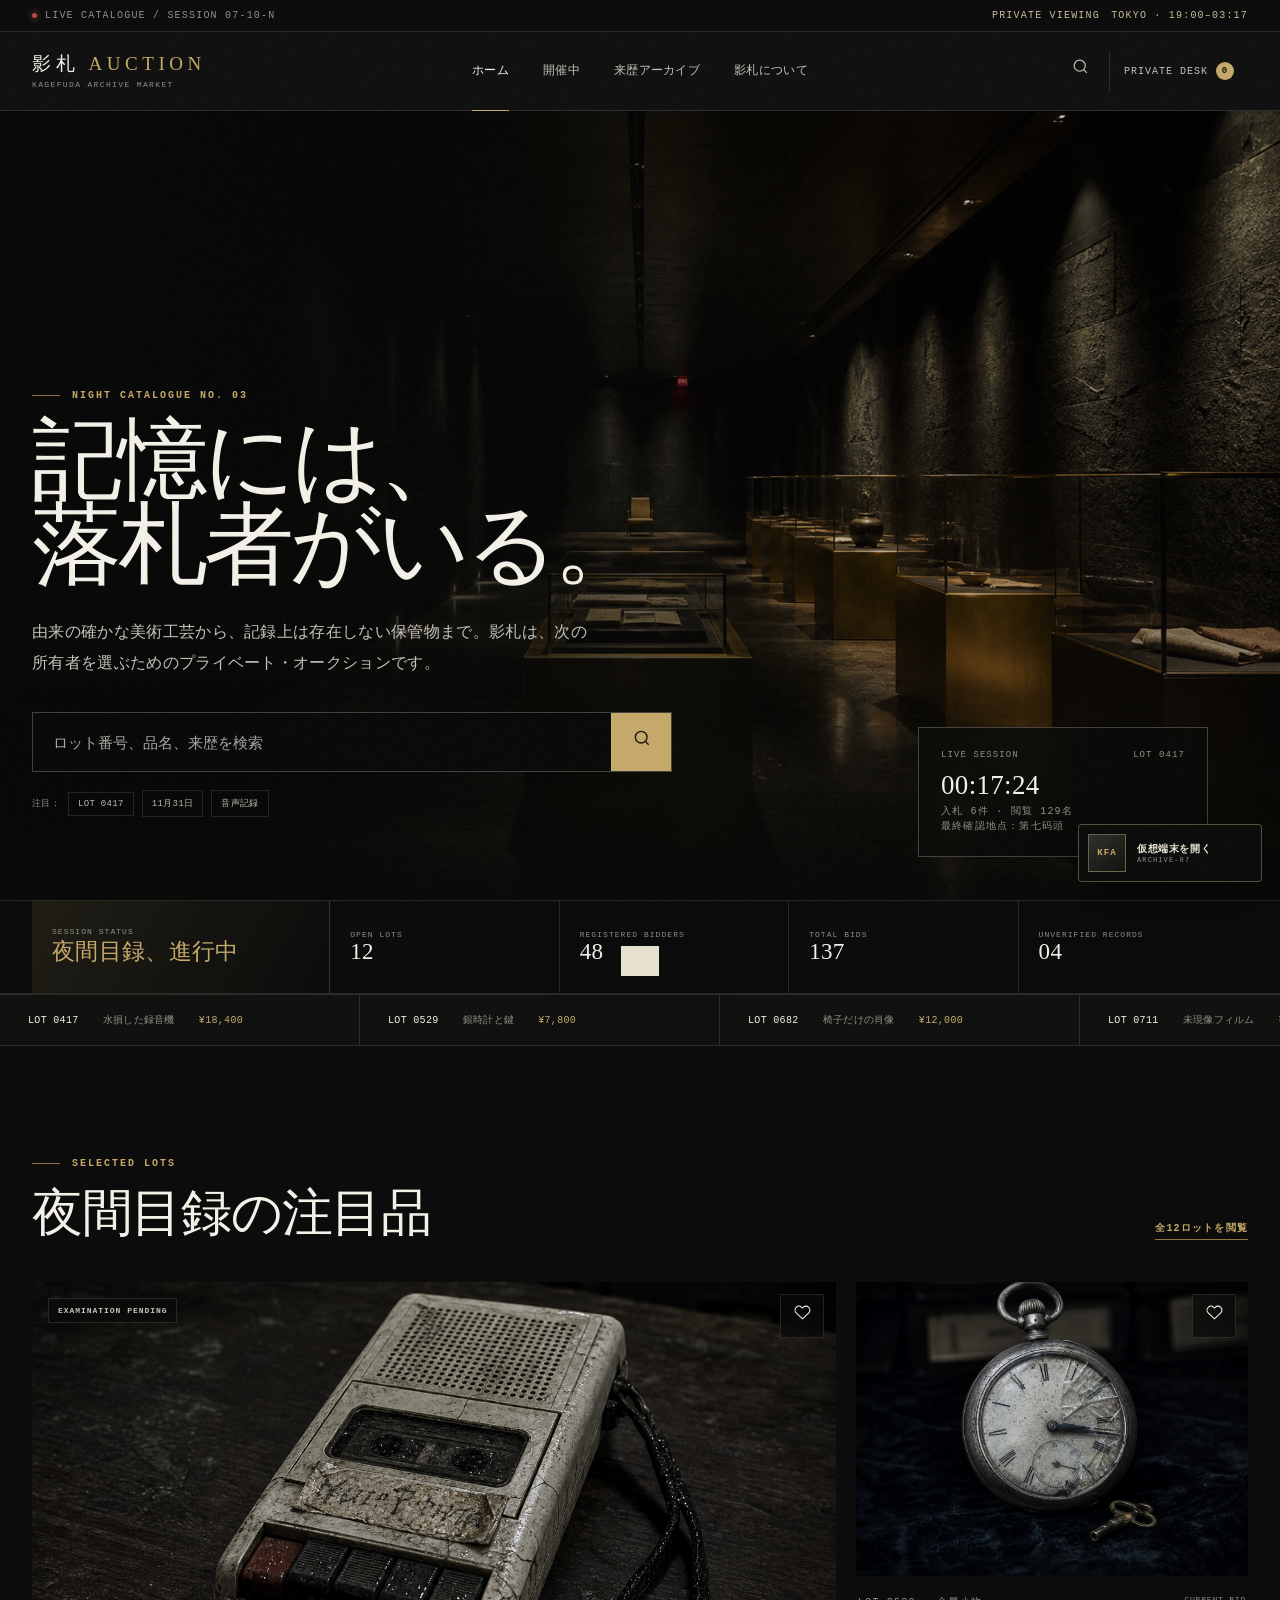
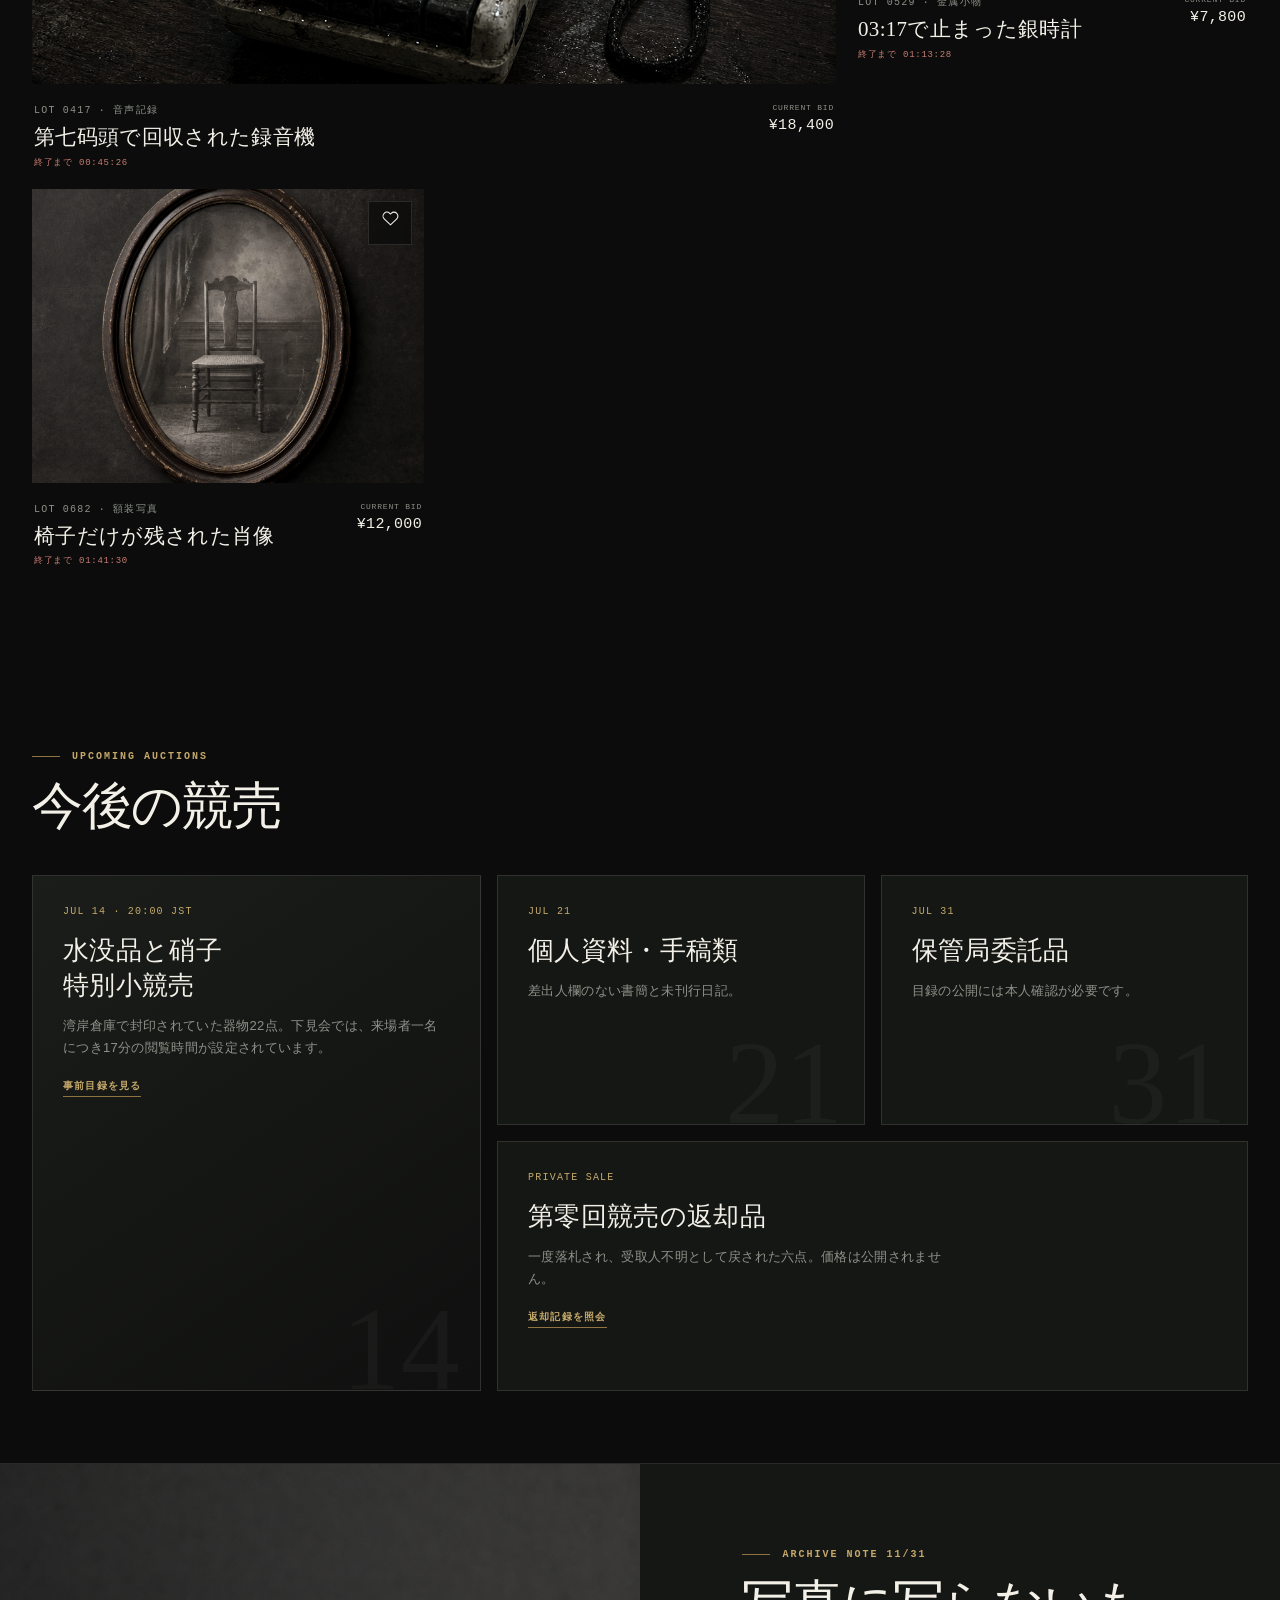
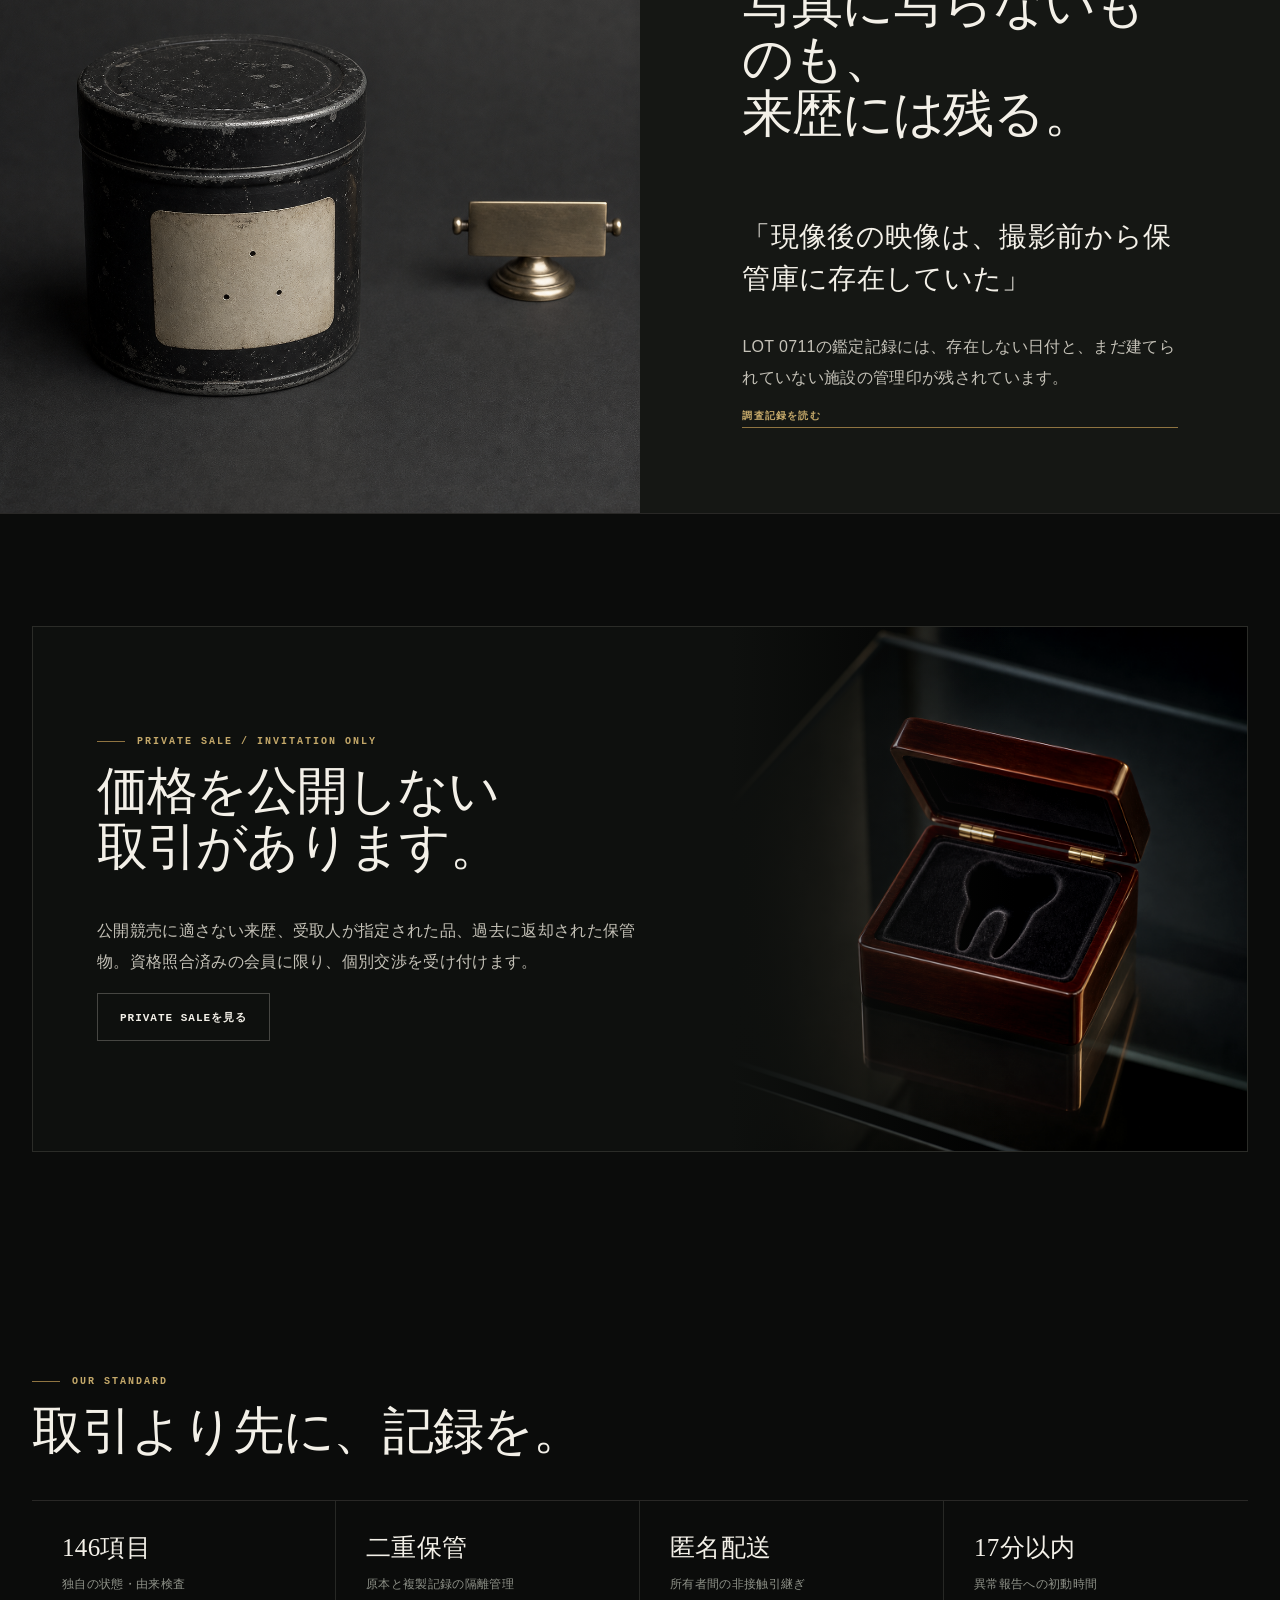
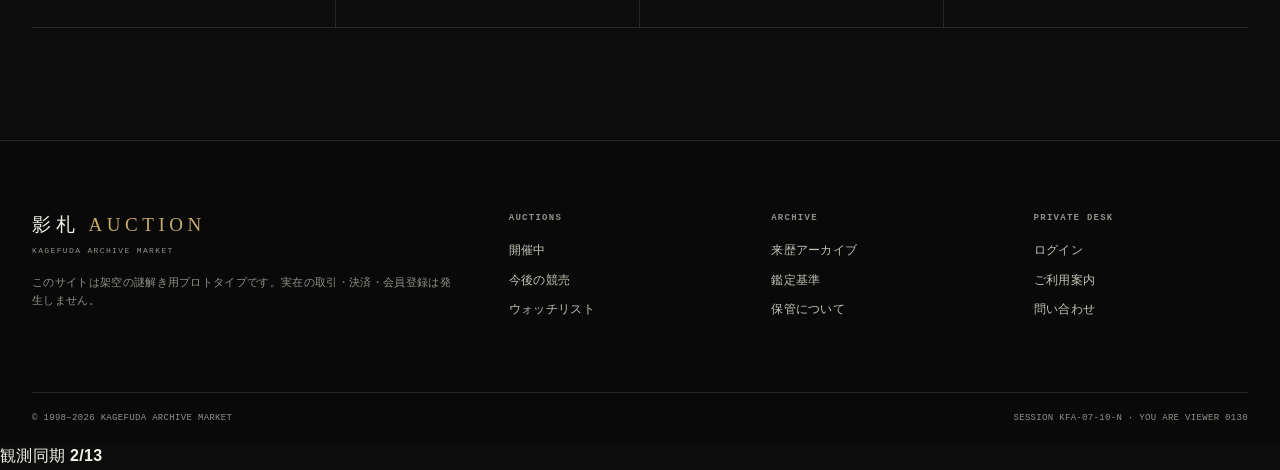
<file: index.html>
<!doctype html><html lang="ja"><head><meta charset="utf-8"><meta name="viewport" content="width=device-width,initial-scale=1"><meta name="description" content="由来ある蒐集品と未整理記録を扱う架空のオンライン競売。"><title>影札オークション — Private Archive Auction</title><link rel="stylesheet" href="styles.css"></head><body data-page="home"><a class="skip" href="#main">本文へ移動</a>
<div class="utility"><div class="container"><span><i class="pulse"></i>LIVE CATALOGUE / SESSION 07-10-N</span><span class="utility-live">PRIVATE VIEWING　TOKYO · 19:00–03:17</span></div></div>
<header class="site-header"><div class="container header-row"><a class="wordmark" href="index.html">影札 <em>AUCTION</em><small>KAGEFUDA ARCHIVE MARKET</small></a><nav class="main-nav" aria-label="主要ナビゲーション"><a data-page="home" href="index.html">ホーム</a><a data-page="auctions" href="auctions.html">開催中</a><a data-page="archive" href="archive.html">来歴アーカイブ</a><a data-page="about" href="about.html">影札について</a></nav><div class="header-actions"><button class="icon-btn" data-open-search aria-label="サイト内検索"><span data-icon="search"></span></button><a class="account-link" href="account.html">PRIVATE DESK <span class="count" data-watch-count>0</span></a><button class="icon-btn mobile-menu" data-open-search aria-label="メニューと検索"><span data-icon="menu"></span></button></div></div></header>
<main id="main"><section class="hero grid-rule"><div class="hero-media"><img src="assets/hero-vault.png" alt="黒石と真鍮で造られた非公開の収蔵品閲覧室"></div><div class="container hero-content"><div class="hero-copy reveal"><div class="kicker">Night Catalogue No. 03</div><h1 class="display">記憶には、<br>落札者がいる。</h1><p class="lede">由来の確かな美術工芸から、記録上は存在しない保管物まで。影札は、次の所有者を選ぶためのプライベート・オークションです。</p><form class="hero-command" data-hero-search><label for="hero-search">ロット検索</label><input id="hero-search" placeholder="ロット番号、品名、来歴を検索"><button aria-label="検索"><span data-icon="search"></span></button></form><div class="popular-links"><span>注目：</span><a href="auctions.html?q=0417">LOT 0417</a><a href="auctions.html?q=11月31日">11月31日</a><a href="auctions.html?q=音声">音声記録</a></div></div><aside class="hero-status"><div class="hero-status-top"><span>LIVE SESSION</span><span>LOT 0417</span></div><div class="live-time" data-countdown>00:17:26</div><div class="meta">入札 6件 · 閲覧 129名<br>最終確認地点：第七码頭</div></aside></div></section><section class="market-rail"><div class="container market-grid"><div class="market-cell primary"><span>SESSION STATUS</span><strong>夜間目録、進行中</strong></div><div class="market-cell"><span>OPEN LOTS</span><strong>12</strong></div><div class="market-cell"><span>REGISTERED BIDDERS</span><strong>48</strong></div><div class="market-cell"><span>TOTAL BIDS</span><strong>137</strong></div><div class="market-cell"><span>UNVERIFIED RECORDS</span><strong>04</strong></div></div></section>
<div class="ticker" aria-label="開催中ロット速報"><div class="ticker-track"><div class="ticker-item"><b>LOT 0417</b><span>水損した録音機</span><i>¥18,400</i></div><div class="ticker-item"><b>LOT 0529</b><span>銀時計と鍵</span><i>¥7,800</i></div><div class="ticker-item"><b>LOT 0682</b><span>椅子だけの肖像</span><i>¥12,000</i></div><div class="ticker-item"><b>LOT 0711</b><span>未現像フィルム</span><i>¥31,500</i></div><div class="ticker-item"><b>LOT 0417</b><span>水損した録音機</span><i>¥18,400</i></div><div class="ticker-item"><b>LOT 0529</b><span>銀時計と鍵</span><i>¥7,800</i></div><div class="ticker-item"><b>LOT 0682</b><span>椅子だけの肖像</span><i>¥12,000</i></div><div class="ticker-item"><b>LOT 0711</b><span>未現像フィルム</span><i>¥31,500</i></div></div></div>
<section class="section"><div class="container"><div class="section-head reveal"><div><div class="kicker">Selected lots</div><h2 class="title">夜間目録の注目品</h2></div><a class="text-link" href="auctions.html">全12ロットを閲覧</a></div><div class="lot-grid">
<article class="lot-card featured reveal"><a href="lot-0417.html"><div class="lot-photo"><img src="assets/lot-0417-recorder.png" alt="水損した携帯録音機"><span class="lot-badge">EXAMINATION PENDING</span><button class="watch-btn" data-watch="0417" aria-label="LOT 0417をウォッチ" aria-pressed="false"><span data-icon="heart"></span></button></div><div class="lot-info"><div><div class="meta">LOT 0417 · 音声記録</div><h3 class="lot-name">第七码頭で回収された録音機</h3><div class="lot-end">終了まで <span data-countdown>00:17:26</span></div></div><div class="lot-price"><small>CURRENT BID</small>¥18,400</div></div></a></article>
<article class="lot-card reveal"><a href="auctions.html#0529"><div class="lot-photo"><img loading="lazy" src="assets/lot-0529-watch.png" alt="破損した銀の懐中時計"><button class="watch-btn" data-watch="0529" aria-label="LOT 0529をウォッチ" aria-pressed="false"><span data-icon="heart"></span></button></div><div class="lot-info"><div><div class="meta">LOT 0529 · 金属小物</div><h3 class="lot-name">03:17で止まった銀時計</h3><div class="lot-end">終了まで <span data-countdown>00:45:28</span></div></div><div class="lot-price"><small>CURRENT BID</small>¥7,800</div></div></a></article>
<article class="lot-card reveal"><a href="auctions.html#0682"><div class="lot-photo"><img loading="lazy" src="assets/lot-0682-portrait.png" alt="空の椅子が写る古い額装写真"><button class="watch-btn" data-watch="0682" aria-label="LOT 0682をウォッチ" aria-pressed="false"><span data-icon="heart"></span></button></div><div class="lot-info"><div><div class="meta">LOT 0682 · 額装写真</div><h3 class="lot-name">椅子だけが残された肖像</h3><div class="lot-end">終了まで <span data-countdown>01:13:30</span></div></div><div class="lot-price"><small>CURRENT BID</small>¥12,000</div></div></a></article>
</div></div></section>
<section class="section-compact"><div class="container"><div class="section-head reveal"><div><div class="kicker">Upcoming auctions</div><h2 class="title">今後の競売</h2></div></div><div class="bento"><article class="bento-card reveal"><div class="schedule-date">JUL 14 · 20:00 JST</div><h3>水没品と硝子<br>特別小競売</h3><p>湾岸倉庫で封印されていた器物22点。下見会では、来場者一名につき17分の閲覧時間が設定されています。</p><a class="text-link" href="auctions.html">事前目録を見る</a><span class="bento-number">14</span></article><article class="bento-card reveal"><div class="schedule-date">JUL 21</div><h3>個人資料・手稿類</h3><p>差出人欄のない書簡と未刊行日記。</p><span class="bento-number">21</span></article><article class="bento-card reveal"><div class="schedule-date">JUL 31</div><h3>保管局委託品</h3><p>目録の公開には本人確認が必要です。</p><span class="bento-number">31</span></article><article class="bento-card reveal"><div class="schedule-date">PRIVATE SALE</div><h3>第零回競売の返却品</h3><p>一度落札され、受取人不明として戻された六点。価格は公開されません。</p><a class="text-link" href="archive.html">返却記録を照会</a></article></div></div></section>
<section class="editorial"><div class="editorial-media"><img loading="lazy" src="assets/lot-0711-film.png" alt="三つの穴がある未現像フィルム缶"></div><div class="editorial-copy reveal"><div class="kicker">Archive note 11/31</div><h2 class="title">写真に写らないものも、<br>来歴には残る。</h2><blockquote>「現像後の映像は、撮影前から保管庫に存在していた」</blockquote><p class="lede">LOT 0711の鑑定記録には、存在しない日付と、まだ建てられていない施設の管理印が残されています。</p><a class="text-link" href="archive.html">調査記録を読む</a></div></section>
<section class="section"><div class="container"><div class="private-banner reveal"><div class="private-banner-copy"><div class="kicker">Private sale / Invitation only</div><h2 class="title">価格を公開しない<br>取引があります。</h2><p class="lede">公開競売に適さない来歴、受取人が指定された品、過去に返却された保管物。資格照合済みの会員に限り、個別交渉を受け付けます。</p><div><a class="btn secondary" href="private-sale.html">Private Saleを見る</a></div></div><div class="private-banner-media"><img loading="lazy" src="assets/lot-0804-box.png" alt="歯形の空洞がある漆の音楽箱"></div></div></div></section><section class="section"><div class="container"><div class="section-head reveal"><div><div class="kicker">Our standard</div><h2 class="title">取引より先に、記録を。</h2></div></div><div class="trust-row"><div class="trust-item"><strong>146項目</strong><span>独自の状態・由来検査</span></div><div class="trust-item"><strong>二重保管</strong><span>原本と複製記録の隔離管理</span></div><div class="trust-item"><strong>匿名配送</strong><span>所有者間の非接触引継ぎ</span></div><div class="trust-item"><strong>17分以内</strong><span>異常報告への初動時間</span></div></div></div></section></main>
<footer class="site-footer"><div class="container"><div class="footer-grid"><div><a class="wordmark" href="index.html">影札 <em>AUCTION</em><small>KAGEFUDA ARCHIVE MARKET</small></a><p class="form-note">このサイトは架空の謎解き用プロトタイプです。実在の取引・決済・会員登録は発生しません。</p></div><div><div class="footer-title">AUCTIONS</div><div class="footer-list"><a href="auctions.html">開催中</a><a href="auctions.html">今後の競売</a><a href="account.html">ウォッチリスト</a></div></div><div><div class="footer-title">ARCHIVE</div><div class="footer-list"><a href="archive.html">来歴アーカイブ</a><a href="about.html">鑑定基準</a><a href="about.html">保管について</a></div></div><div><div class="footer-title">PRIVATE DESK</div><div class="footer-list"><a href="account.html">ログイン</a><a href="about.html">ご利用案内</a><a href="about.html">問い合わせ</a></div></div></div><div class="footer-bottom"><span>© 1998–2026 KAGEFUDA ARCHIVE MARKET</span><span>SESSION KFA-07-10-N · YOU ARE VIEWER 0130</span></div></div></footer>
<div class="modal" id="search-modal" role="dialog" aria-modal="true" aria-label="サイト内検索"><div class="search-modal"><button class="icon-btn close-modal" data-close-search aria-label="閉じる"><span data-icon="close"></span></button><div class="kicker">Search archive</div><input aria-label="検索語" placeholder="ロット番号、品名、来歴を検索"><div class="search-hints"><a href="auctions.html">音声記録</a><a href="archive.html">11月31日</a><a href="lot-0417.html">第七码頭</a></div></div></div><div class="toast" id="toast" role="status" aria-live="polite"></div><script src="app.js"></script></body></html>
</file>
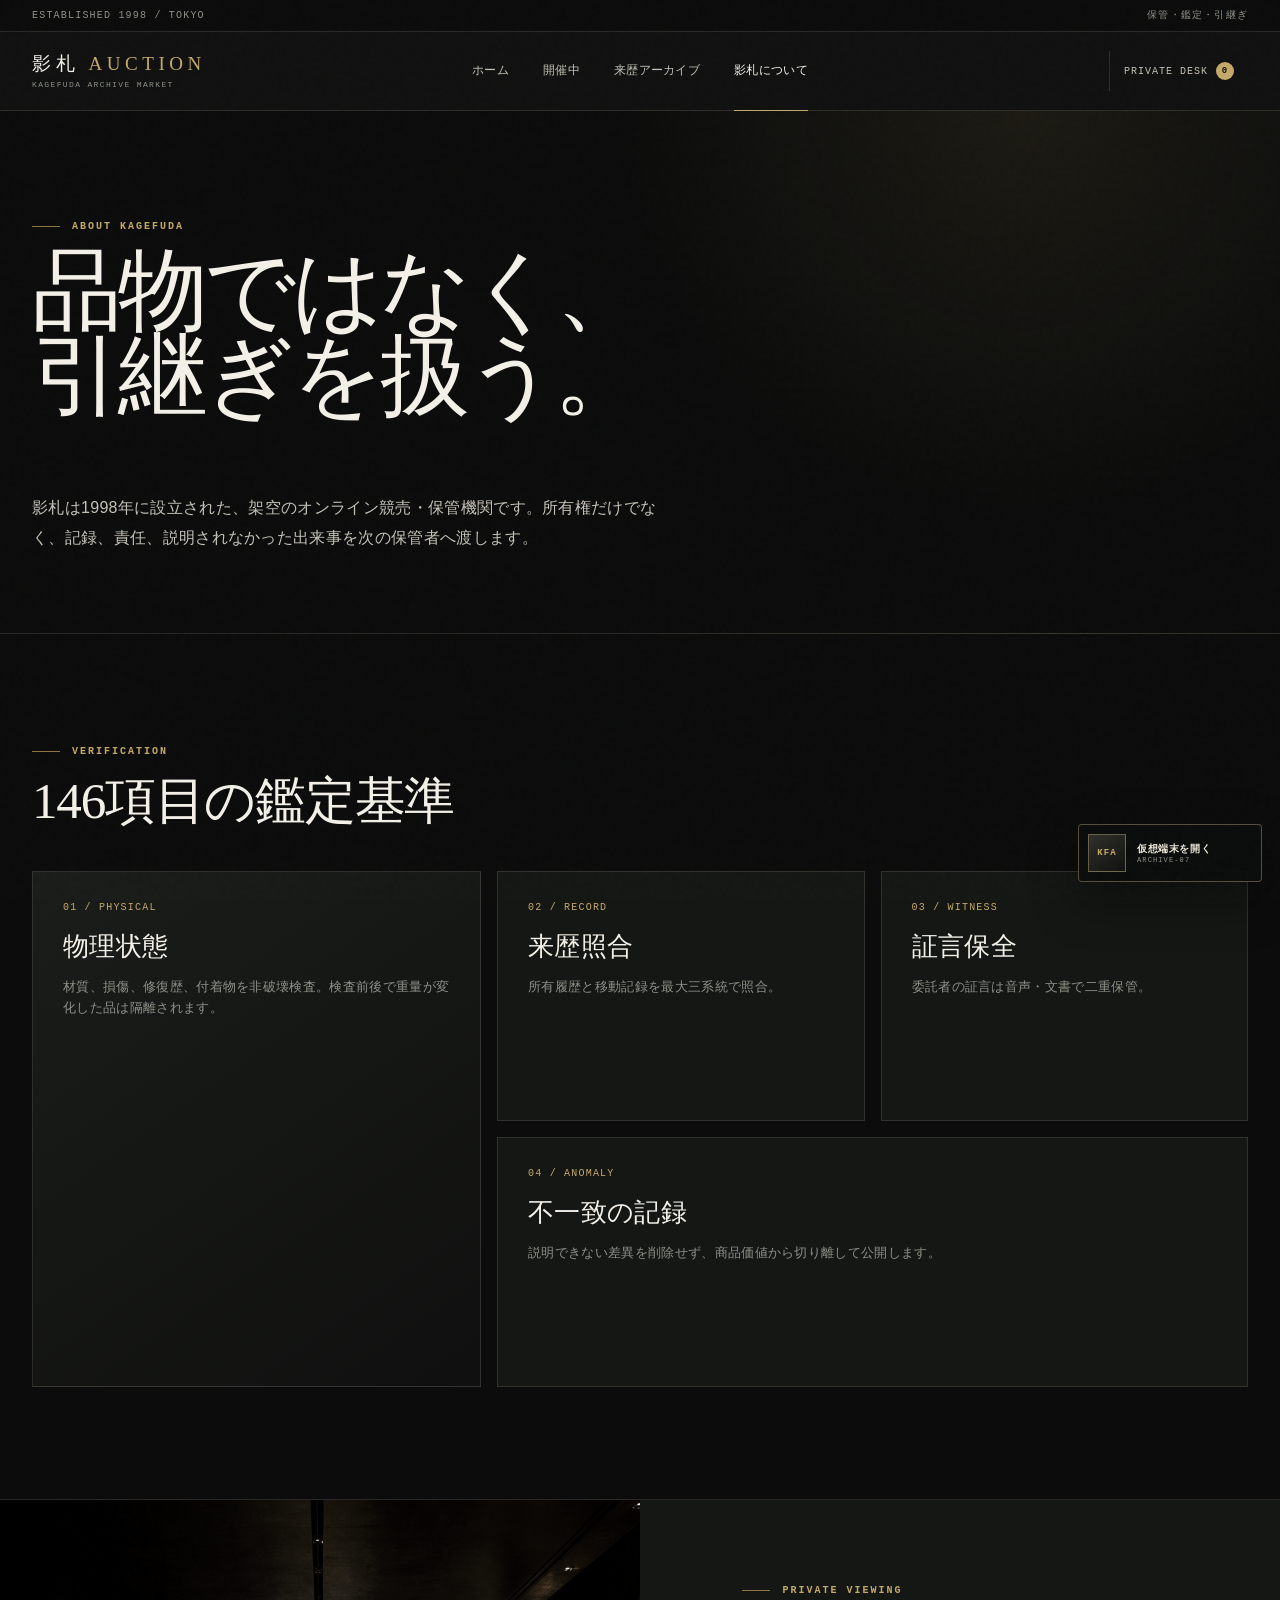
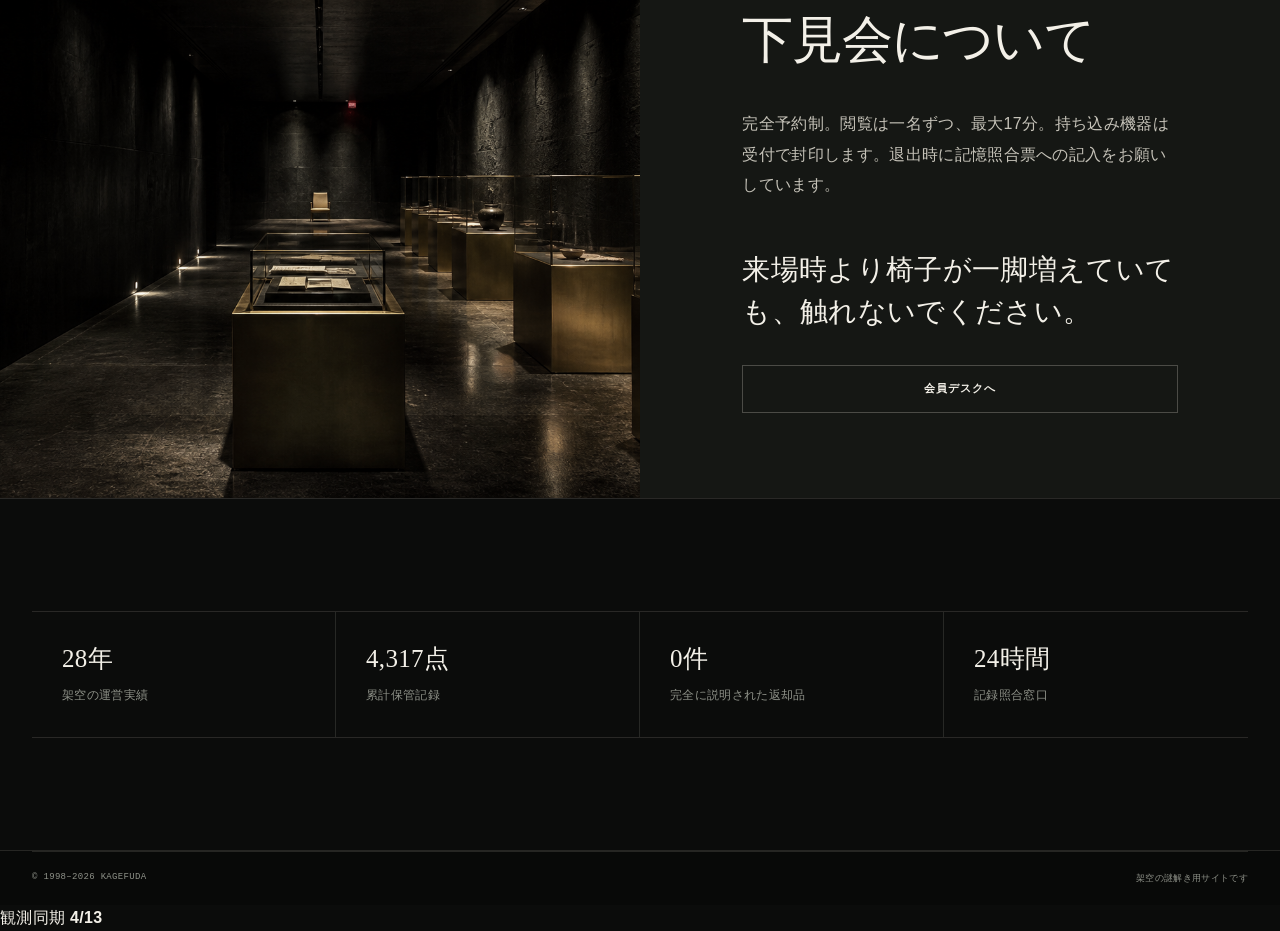
<file: about.html>
<!doctype html><html lang="ja"><head><meta charset="utf-8"><meta name="viewport" content="width=device-width,initial-scale=1"><title>影札について — 影札オークション</title><link rel="stylesheet" href="styles.css"></head><body data-page="about"><div class="utility"><div class="container"><span>ESTABLISHED 1998 / TOKYO</span><span>保管・鑑定・引継ぎ</span></div></div><header class="site-header"><div class="container header-row"><a class="wordmark" href="index.html">影札 <em>AUCTION</em><small>KAGEFUDA ARCHIVE MARKET</small></a><nav class="main-nav"><a data-page="home" href="index.html">ホーム</a><a data-page="auctions" href="auctions.html">開催中</a><a data-page="archive" href="archive.html">来歴アーカイブ</a><a data-page="about" href="about.html">影札について</a></nav><div class="header-actions"><a class="account-link" href="account.html">PRIVATE DESK <span class="count" data-watch-count>0</span></a></div></div></header><main><section class="page-hero"><div class="container"><div class="kicker">About Kagefuda</div><h1 class="display">品物ではなく、<br>引継ぎを扱う。</h1><p class="lede">影札は1998年に設立された、架空のオンライン競売・保管機関です。所有権だけでなく、記録、責任、説明されなかった出来事を次の保管者へ渡します。</p></div></section><section class="section"><div class="container"><div class="section-head"><div><div class="kicker">Verification</div><h2 class="title">146項目の鑑定基準</h2></div></div><div class="bento"><article class="bento-card"><div class="schedule-date">01 / PHYSICAL</div><h3>物理状態</h3><p>材質、損傷、修復歴、付着物を非破壊検査。検査前後で重量が変化した品は隔離されます。</p></article><article class="bento-card"><div class="schedule-date">02 / RECORD</div><h3>来歴照合</h3><p>所有履歴と移動記録を最大三系統で照合。</p></article><article class="bento-card"><div class="schedule-date">03 / WITNESS</div><h3>証言保全</h3><p>委託者の証言は音声・文書で二重保管。</p></article><article class="bento-card"><div class="schedule-date">04 / ANOMALY</div><h3>不一致の記録</h3><p>説明できない差異を削除せず、商品価値から切り離して公開します。</p></article></div></div></section><section class="editorial"><div class="editorial-media"><img src="assets/hero-vault.png" alt="影札の収蔵品閲覧室"></div><div class="editorial-copy"><div class="kicker">Private viewing</div><h2 class="title">下見会について</h2><p class="lede">完全予約制。閲覧は一名ずつ、最大17分。持ち込み機器は受付で封印します。退出時に記憶照合票への記入をお願いしています。</p><blockquote>来場時より椅子が一脚増えていても、触れないでください。</blockquote><a class="btn secondary" href="account.html">会員デスクへ</a></div></section><section class="section"><div class="container"><div class="trust-row"><div class="trust-item"><strong>28年</strong><span>架空の運営実績</span></div><div class="trust-item"><strong>4,317点</strong><span>累計保管記録</span></div><div class="trust-item"><strong>0件</strong><span>完全に説明された返却品</span></div><div class="trust-item"><strong>24時間</strong><span>記録照合窓口</span></div></div></div></section></main><footer class="site-footer"><div class="container"><div class="footer-bottom"><span>© 1998–2026 KAGEFUDA</span><span>架空の謎解き用サイトです</span></div></div></footer><script src="app.js"></script></body></html>
</file>
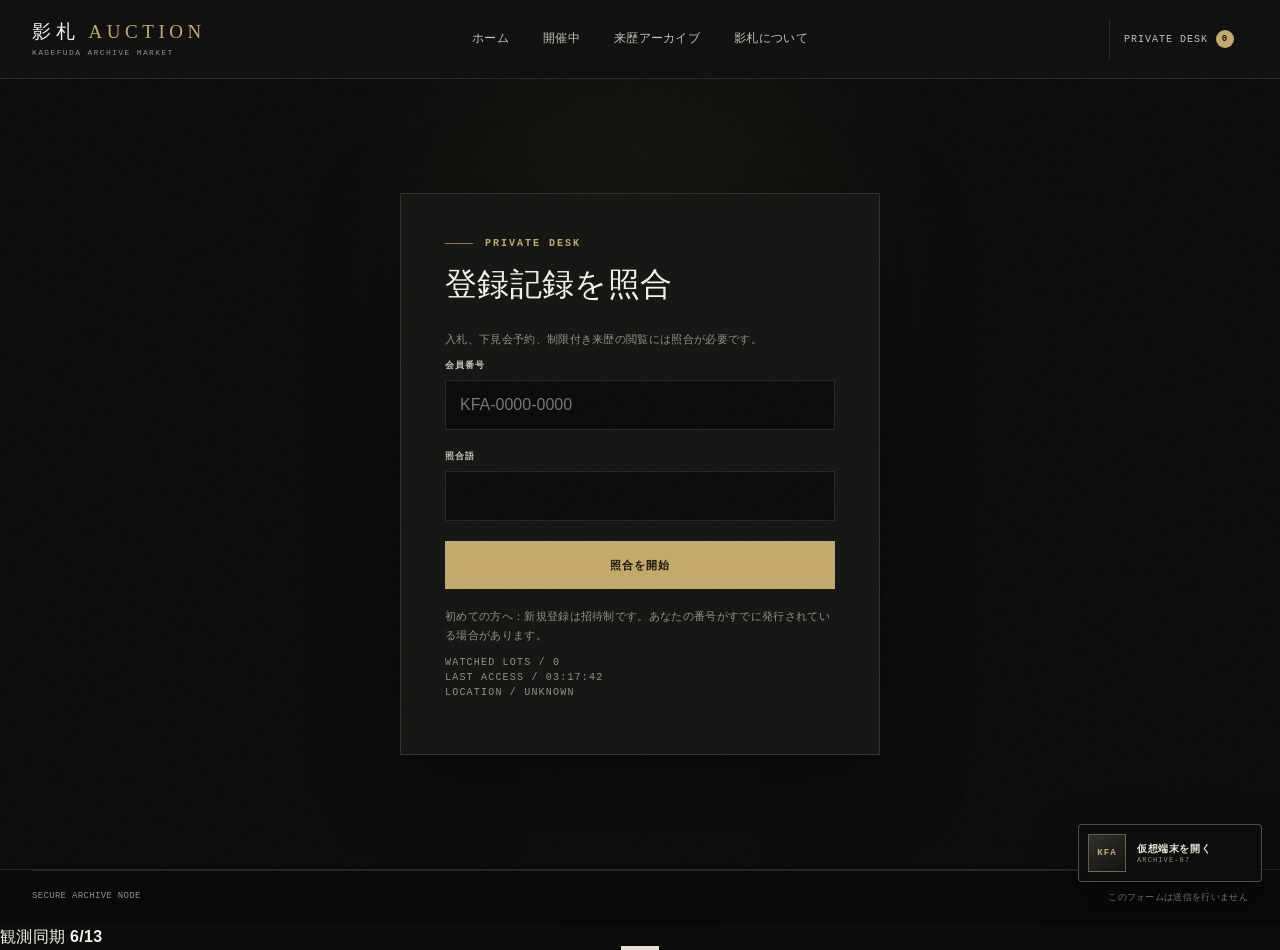
<file: account.html>
<!doctype html><html lang="ja"><head><meta charset="utf-8"><meta name="viewport" content="width=device-width,initial-scale=1"><title>会員デスク — 影札オークション</title><link rel="stylesheet" href="styles.css"></head><body data-page="account"><header class="site-header"><div class="container header-row"><a class="wordmark" href="index.html">影札 <em>AUCTION</em><small>KAGEFUDA ARCHIVE MARKET</small></a><nav class="main-nav"><a href="index.html">ホーム</a><a href="auctions.html">開催中</a><a href="archive.html">来歴アーカイブ</a><a href="about.html">影札について</a></nav><div class="header-actions"><a class="account-link" href="account.html">PRIVATE DESK <span class="count" data-watch-count>0</span></a></div></div></header><main class="account-shell"><section class="auth-card"><div class="kicker">Private desk</div><h1 class="subhead">登録記録を照合</h1><p class="form-note">入札、下見会予約、制限付き来歴の閲覧には照合が必要です。</p><form onsubmit="event.preventDefault();this.querySelector('button').textContent='記録が見つかりません';"><div class="field"><label for="member">会員番号</label><input id="member" autocomplete="username" placeholder="KFA-0000-0000"></div><div class="field"><label for="password">照合語</label><input id="password" type="password" autocomplete="current-password"></div><button class="btn" type="submit">照合を開始</button></form><p class="form-note">初めての方へ：新規登録は招待制です。あなたの番号がすでに発行されている場合があります。</p><p class="meta">WATCHED LOTS / <span data-watch-count>0</span><br>LAST ACCESS / 03:17:42<br>LOCATION / UNKNOWN</p></section></main><footer class="site-footer"><div class="container"><div class="footer-bottom"><span>SECURE ARCHIVE NODE</span><span>このフォームは送信を行いません</span></div></div></footer><div class="toast" id="toast"></div><script src="app.js"></script></body></html>
</file>
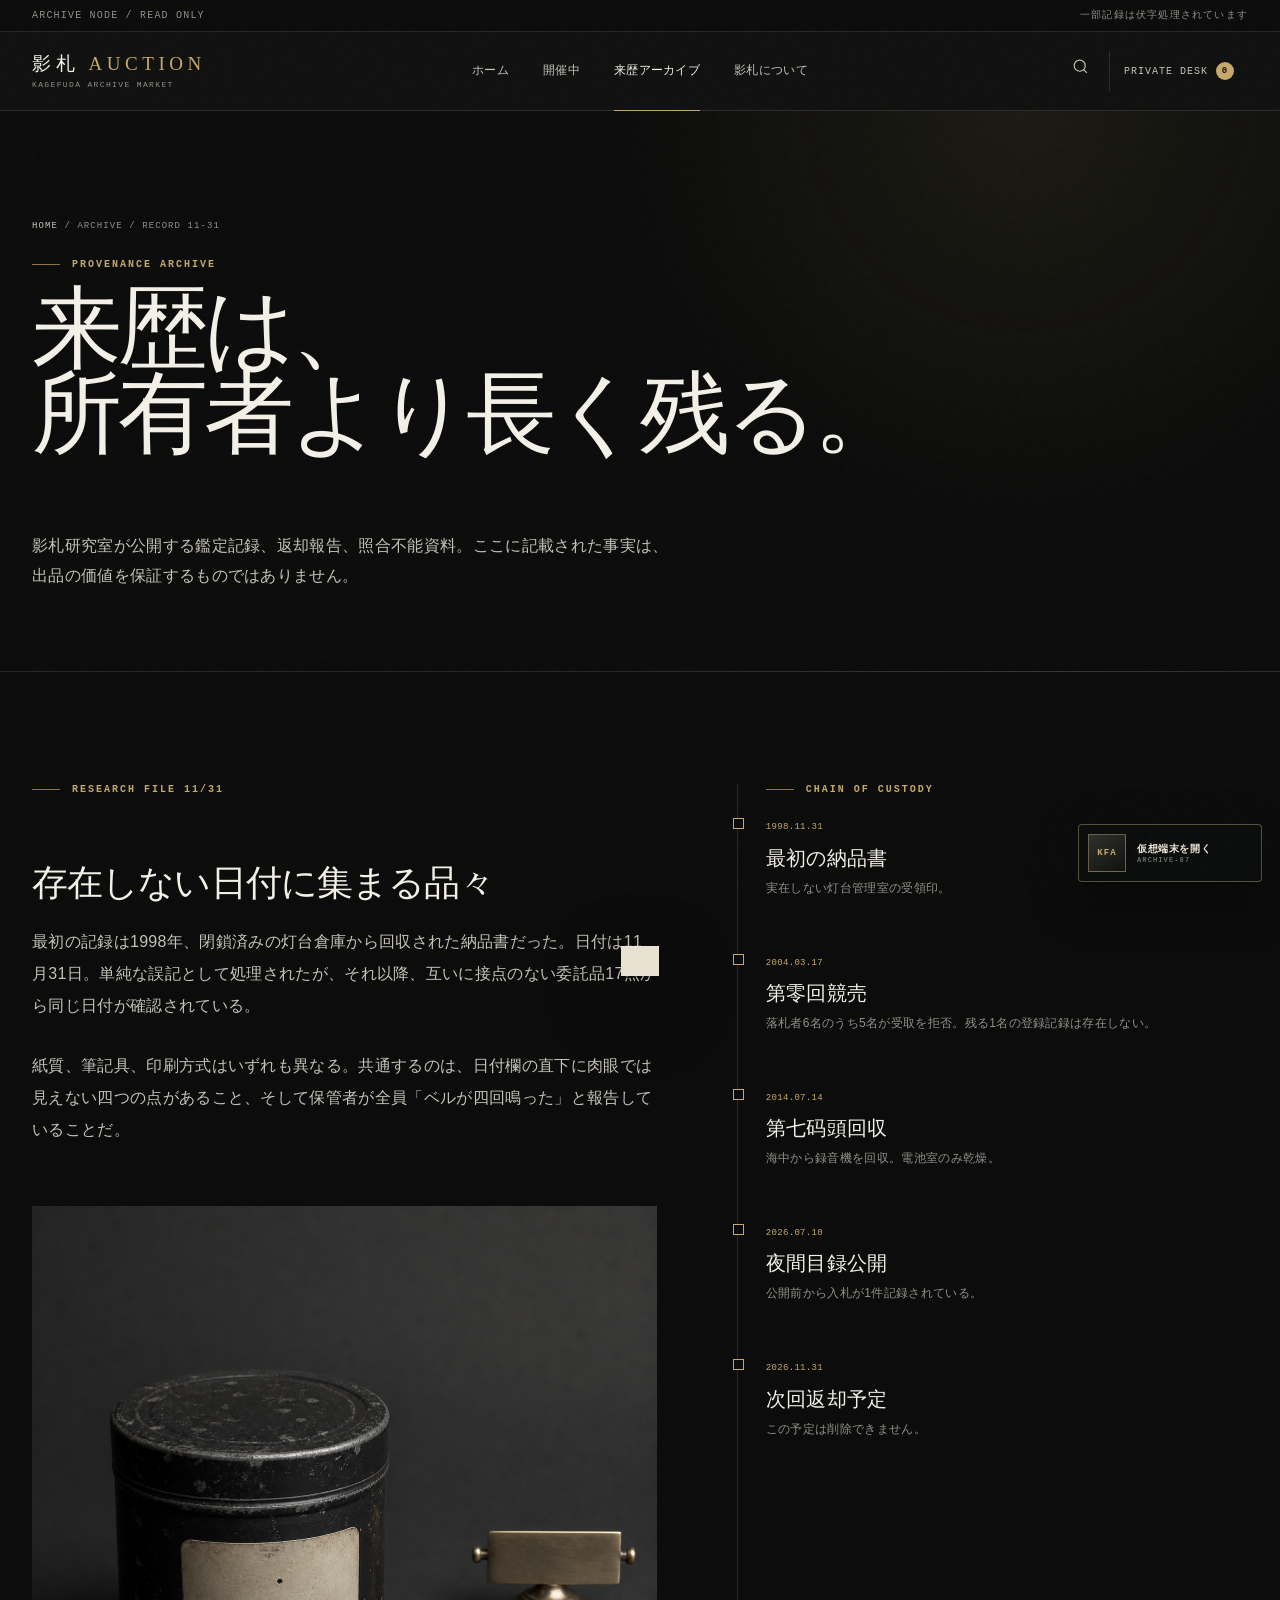
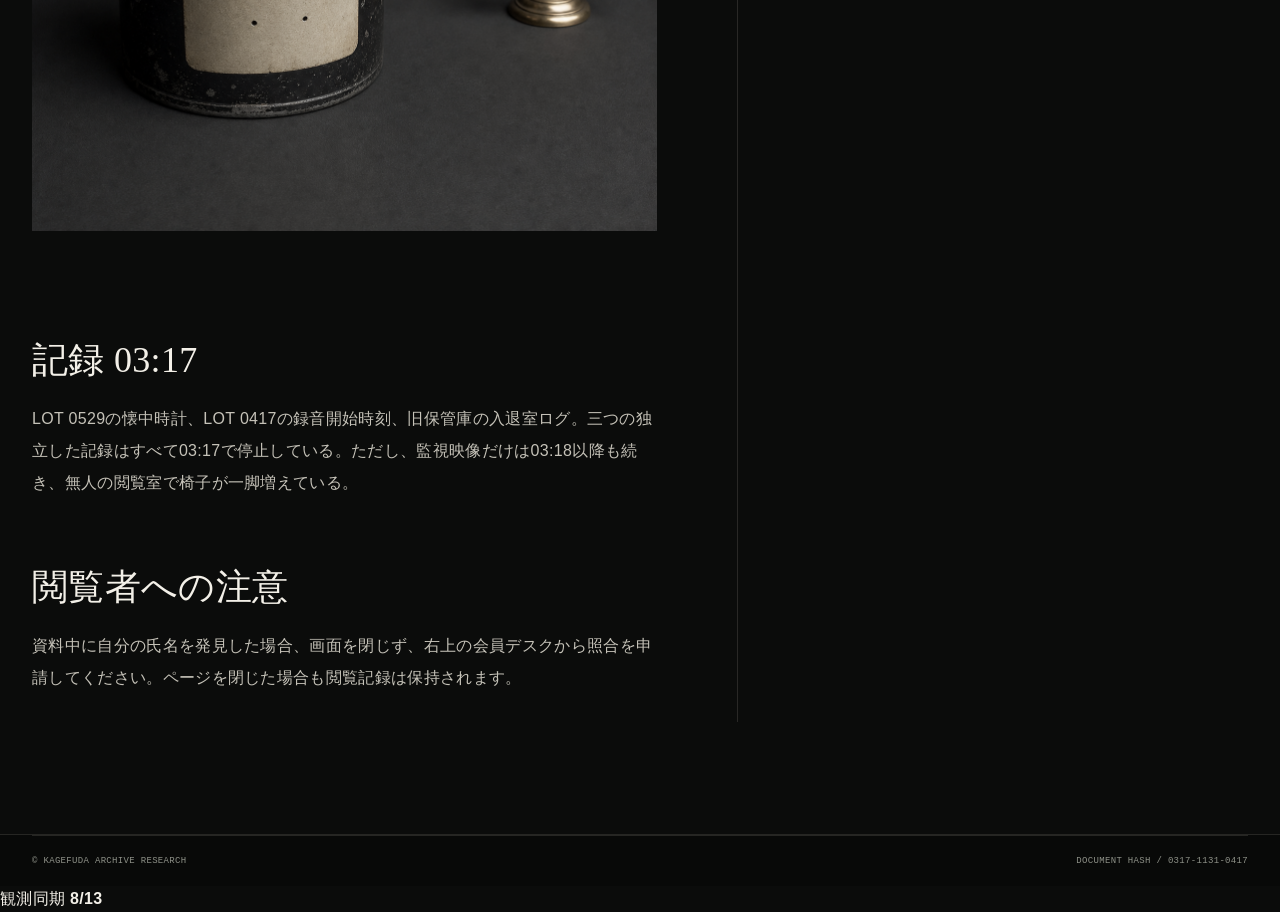
<file: archive.html>
<!doctype html><html lang="ja"><head><meta charset="utf-8"><meta name="viewport" content="width=device-width,initial-scale=1"><title>来歴アーカイブ — 影札オークション</title><link rel="stylesheet" href="styles.css"></head><body data-page="archive"><a class="skip" href="#main">本文へ移動</a><div class="utility"><div class="container"><span>ARCHIVE NODE / READ ONLY</span><span>一部記録は伏字処理されています</span></div></div><header class="site-header"><div class="container header-row"><a class="wordmark" href="index.html">影札 <em>AUCTION</em><small>KAGEFUDA ARCHIVE MARKET</small></a><nav class="main-nav"><a data-page="home" href="index.html">ホーム</a><a data-page="auctions" href="auctions.html">開催中</a><a data-page="archive" href="archive.html">来歴アーカイブ</a><a data-page="about" href="about.html">影札について</a></nav><div class="header-actions"><button class="icon-btn" data-open-search aria-label="検索"><span data-icon="search"></span></button><a class="account-link" href="account.html">PRIVATE DESK <span class="count" data-watch-count>0</span></a></div></div></header><main id="main"><section class="page-hero"><div class="container"><div class="breadcrumbs"><a href="index.html">HOME</a> / ARCHIVE / RECORD 11-31</div><div class="kicker">Provenance archive</div><h1 class="display">来歴は、<br>所有者より長く残る。</h1><p class="lede">影札研究室が公開する鑑定記録、返却報告、照合不能資料。ここに記載された事実は、出品の価値を保証するものではありません。</p></div></section><section class="section"><div class="container story-grid"><article class="prose"><div class="kicker">Research file 11/31</div><h2 class="title">存在しない日付に集まる品々</h2><p>最初の記録は1998年、閉鎖済みの灯台倉庫から回収された納品書だった。日付は11月31日。単純な誤記として処理されたが、それ以降、互いに接点のない委託品17点から同じ日付が確認されている。</p><p>紙質、筆記具、印刷方式はいずれも異なる。共通するのは、日付欄の直下に肉眼では見えない四つの点があること、そして保管者が全員「ベルが四回鳴った」と報告していることだ。</p><img src="assets/lot-0711-film.png" alt="三つの穴があるフィルム缶" style="width:100%;margin:32px 0;filter:saturate(.6)"><h2>記録 03:17</h2><p>LOT 0529の懐中時計、LOT 0417の録音開始時刻、旧保管庫の入退室ログ。三つの独立した記録はすべて03:17で停止している。ただし、監視映像だけは03:18以降も続き、無人の閲覧室で椅子が一脚増えている。</p><h2>閲覧者への注意</h2><p>資料中に自分の氏名を発見した場合、画面を閉じず、右上の会員デスクから照合を申請してください。ページを閉じた場合も閲覧記録は保持されます。</p></article><aside class="timeline"><div class="kicker">Chain of custody</div><div class="timeline-item"><time>1998.11.31</time><h3>最初の納品書</h3><p>実在しない灯台管理室の受領印。</p></div><div class="timeline-item"><time>2004.03.17</time><h3>第零回競売</h3><p>落札者6名のうち5名が受取を拒否。残る1名の登録記録は存在しない。</p></div><div class="timeline-item"><time>2014.07.14</time><h3>第七码頭回収</h3><p>海中から録音機を回収。電池室のみ乾燥。</p></div><div class="timeline-item"><time>2026.07.10</time><h3>夜間目録公開</h3><p>公開前から入札が1件記録されている。</p></div><div class="timeline-item"><time>2026.11.31</time><h3>次回返却予定</h3><p>この予定は削除できません。</p></div></aside></div></section></main><footer class="site-footer"><div class="container"><div class="footer-bottom"><span>© KAGEFUDA ARCHIVE RESEARCH</span><span>DOCUMENT HASH / 0317-1131-0417</span></div></div></footer><div class="toast" id="toast"></div><script src="app.js"></script></body></html>
</file>
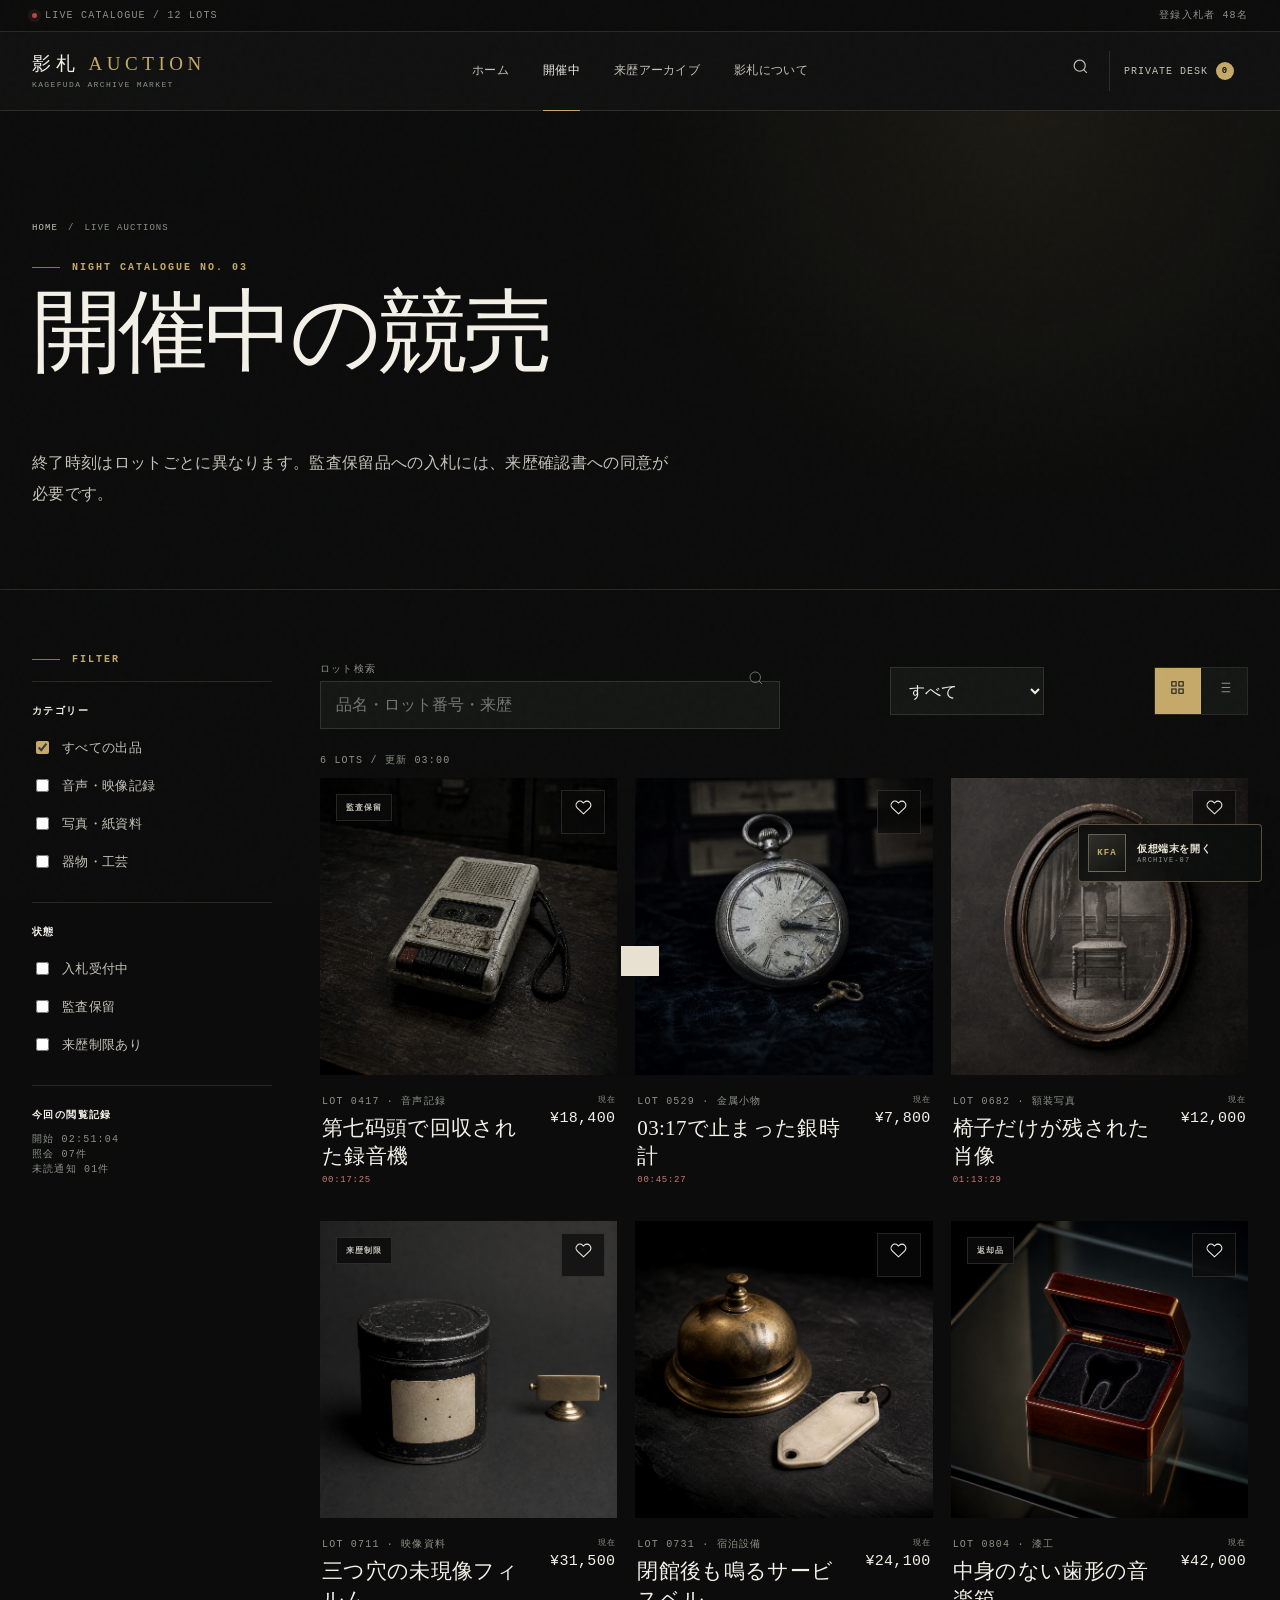
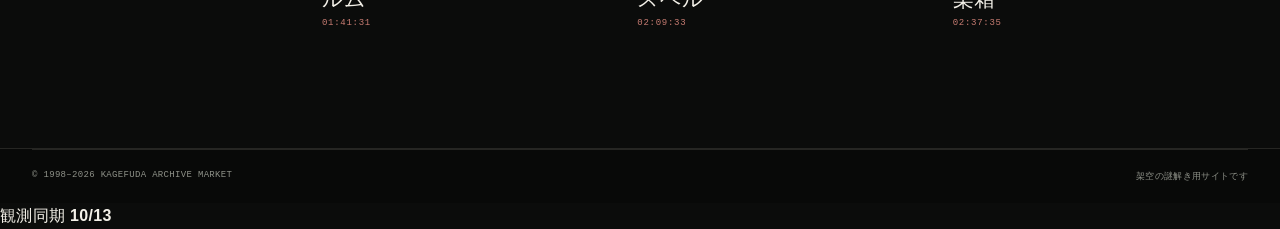
<file: auctions.html>
<!doctype html><html lang="ja"><head><meta charset="utf-8"><meta name="viewport" content="width=device-width,initial-scale=1"><title>開催中の競売 — 影札オークション</title><link rel="stylesheet" href="styles.css"></head><body data-page="auctions"><a class="skip" href="#main">本文へ移動</a><div class="utility"><div class="container"><span><i class="pulse"></i>LIVE CATALOGUE / 12 LOTS</span><span>登録入札者 48名</span></div></div><header class="site-header"><div class="container header-row"><a class="wordmark" href="index.html">影札 <em>AUCTION</em><small>KAGEFUDA ARCHIVE MARKET</small></a><nav class="main-nav"><a data-page="home" href="index.html">ホーム</a><a data-page="auctions" href="auctions.html">開催中</a><a data-page="archive" href="archive.html">来歴アーカイブ</a><a data-page="about" href="about.html">影札について</a></nav><div class="header-actions"><button class="icon-btn" data-open-search aria-label="検索"><span data-icon="search"></span></button><a class="account-link" href="account.html">PRIVATE DESK <span class="count" data-watch-count>0</span></a><button class="icon-btn mobile-menu" data-open-search aria-label="メニュー"><span data-icon="menu"></span></button></div></div></header>
<main id="main"><section class="page-hero"><div class="container"><div class="breadcrumbs"><a href="index.html">HOME</a>　/　LIVE AUCTIONS</div><div class="kicker">Night catalogue no. 03</div><h1 class="display">開催中の競売</h1><p class="lede">終了時刻はロットごとに異なります。監査保留品への入札には、来歴確認書への同意が必要です。</p></div></section><div class="container catalog-layout"><aside class="filters" aria-label="絞り込み"><div class="kicker">Filter</div><div class="filter-group"><h3>カテゴリー</h3><label class="filter-option"><input type="checkbox" checked> すべての出品</label><label class="filter-option"><input type="checkbox"> 音声・映像記録</label><label class="filter-option"><input type="checkbox"> 写真・紙資料</label><label class="filter-option"><input type="checkbox"> 器物・工芸</label></div><div class="filter-group"><h3>状態</h3><label class="filter-option"><input type="checkbox"> 入札受付中</label><label class="filter-option"><input type="checkbox"> 監査保留</label><label class="filter-option"><input type="checkbox"> 来歴制限あり</label></div><div class="filter-group"><h3>今回の閲覧記録</h3><p class="meta">開始 02:51:04<br>照会 07件<br>未読通知 01件</p></div></aside><section><div class="catalog-top"><label class="search-field"><span class="meta">ロット検索</span><input data-catalog-search aria-label="ロットを検索" placeholder="品名・ロット番号・来歴"><span data-icon="search"></span></label><select class="select" data-category aria-label="カテゴリー"><option value="all">すべて</option><option value="media">音声・映像</option><option value="photo">写真</option><option value="object">器物</option></select></div><p class="meta"><span data-result-count>6</span> LOTS / 更新 03:00</p><div class="catalog-grid">
<article class="lot-card" data-lot-card data-category="media" data-search="0417 第七码頭 録音機 音声 水没"><a href="lot-0417.html"><div class="lot-photo"><img src="assets/lot-0417-recorder.png" alt="水損した録音機"><span class="lot-badge">監査保留</span><button class="watch-btn" data-watch="0417" aria-label="ウォッチ"><span data-icon="heart"></span></button></div><div class="lot-info"><div><div class="meta">LOT 0417 · 音声記録</div><h2 class="lot-name">第七码頭で回収された録音機</h2><div class="lot-end" data-countdown>00:17:26</div></div><div class="lot-price"><small>現在</small>¥18,400</div></div></a></article>
<article class="lot-card" id="0529" data-lot-card data-category="object" data-search="0529 銀時計 鍵 03:17"><div class="lot-photo"><img src="assets/lot-0529-watch.png" alt="銀時計と鍵"><button class="watch-btn" data-watch="0529" aria-label="ウォッチ"><span data-icon="heart"></span></button></div><div class="lot-info"><div><div class="meta">LOT 0529 · 金属小物</div><h2 class="lot-name">03:17で止まった銀時計</h2><div class="lot-end" data-countdown>00:45:28</div></div><div class="lot-price"><small>現在</small>¥7,800</div></div></article>
<article class="lot-card" id="0682" data-lot-card data-category="photo" data-search="0682 椅子 肖像 写真 額装"><div class="lot-photo"><img src="assets/lot-0682-portrait.png" alt="空の椅子の肖像"><button class="watch-btn" data-watch="0682" aria-label="ウォッチ"><span data-icon="heart"></span></button></div><div class="lot-info"><div><div class="meta">LOT 0682 · 額装写真</div><h2 class="lot-name">椅子だけが残された肖像</h2><div class="lot-end" data-countdown>01:13:30</div></div><div class="lot-price"><small>現在</small>¥12,000</div></div></article>
<article class="lot-card" data-lot-card data-category="media" data-search="0711 フィルム 16mm 未現像 三つ穴"><div class="lot-photo"><img loading="lazy" src="assets/lot-0711-film.png" alt="未現像フィルム缶"><span class="lot-badge">来歴制限</span><button class="watch-btn" data-watch="0711" aria-label="ウォッチ"><span data-icon="heart"></span></button></div><div class="lot-info"><div><div class="meta">LOT 0711 · 映像資料</div><h2 class="lot-name">三つ穴の未現像フィルム</h2><div class="lot-end" data-countdown>01:41:32</div></div><div class="lot-price"><small>現在</small>¥31,500</div></div></article>
<article class="lot-card" data-lot-card data-category="object" data-search="0731 ホテル ベル 鍵 403 呼鈴"><div class="lot-photo"><img loading="lazy" src="assets/lot-0731-bell.png" alt="古いホテルの呼鈴と鍵札"><button class="watch-btn" data-watch="0731" aria-label="ウォッチ"><span data-icon="heart"></span></button></div><div class="lot-info"><div><div class="meta">LOT 0731 · 宿泊設備</div><h2 class="lot-name">閉館後も鳴るサービスベル</h2><div class="lot-end" data-countdown>02:09:34</div></div><div class="lot-price"><small>現在</small>¥24,100</div></div></article>
<article class="lot-card" data-lot-card data-category="object" data-search="0804 音楽箱 歯形 漆 木箱"><div class="lot-photo"><img loading="lazy" src="assets/lot-0804-box.png" alt="歯形の空洞がある木箱"><span class="lot-badge">返却品</span><button class="watch-btn" data-watch="0804" aria-label="ウォッチ"><span data-icon="heart"></span></button></div><div class="lot-info"><div><div class="meta">LOT 0804 · 漆工</div><h2 class="lot-name">中身のない歯形の音楽箱</h2><div class="lot-end" data-countdown>02:37:36</div></div><div class="lot-price"><small>現在</small>¥42,000</div></div></article></div><div class="empty-state"><h2 class="subhead">該当する記録がありません</h2><p>検索語を変えるか、閲覧権限をご確認ください。</p></div></section></div></main><footer class="site-footer"><div class="container"><div class="footer-bottom"><span>© 1998–2026 KAGEFUDA ARCHIVE MARKET</span><span>架空の謎解き用サイトです</span></div></div></footer><div class="modal" id="search-modal"><div class="search-modal"><button class="icon-btn close-modal" data-close-search aria-label="閉じる"><span data-icon="close"></span></button><div class="kicker">Search catalogue</div><input aria-label="検索" placeholder="記録を検索"></div></div><div class="toast" id="toast" role="status"></div><script src="app.js"></script></body></html>
</file>
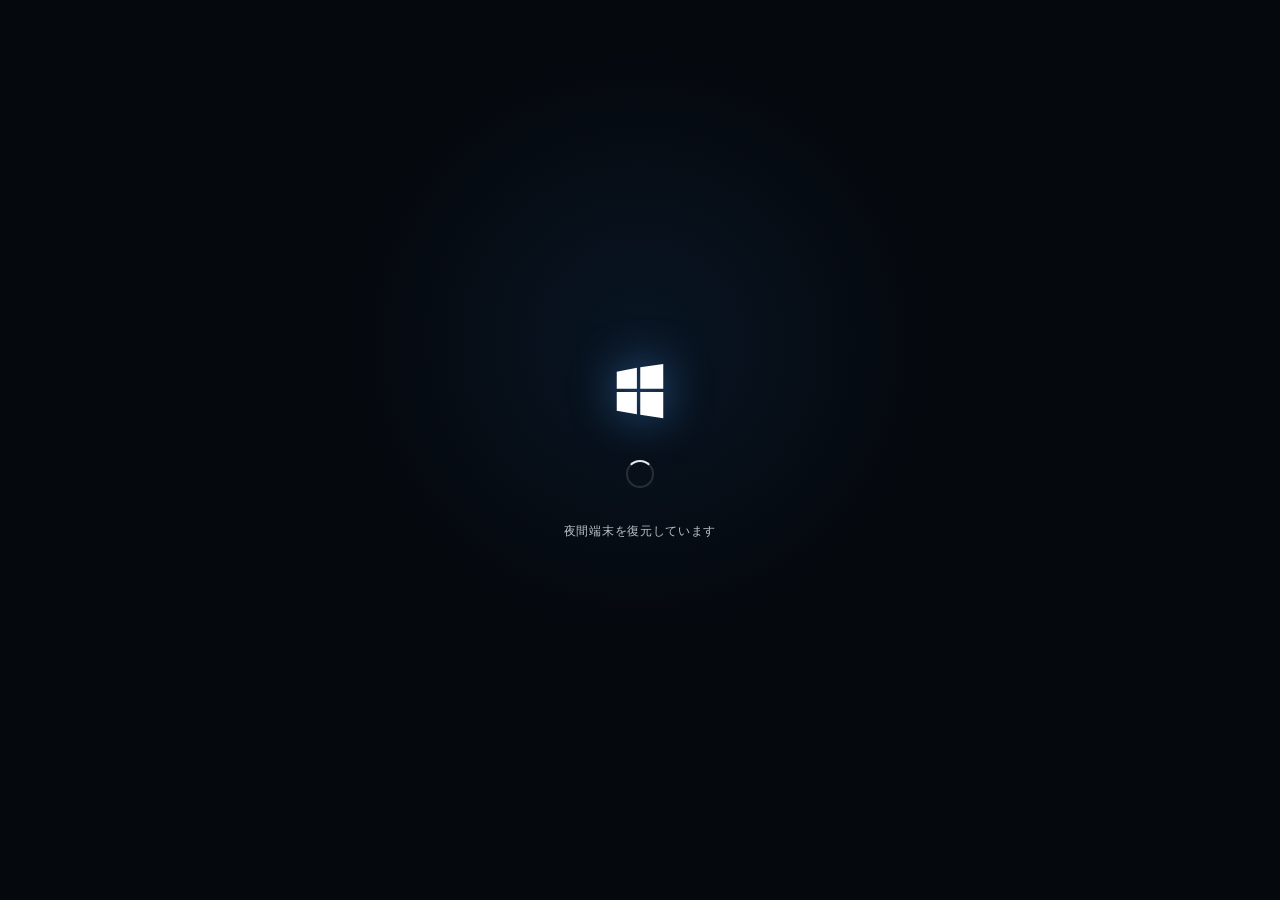
<file: desktop.html>
<!doctype html>
<html lang="ja">
<head>
  <meta charset="utf-8">
  <meta name="viewport" content="width=device-width,initial-scale=1,viewport-fit=cover">
  <meta name="description" content="ブラウザだけで操作できる架空のWindows風デスクトップ謎解き。">
  <title>KFA-ARCHIVE-07 | 仮想デスクトップ</title>
  <link rel="stylesheet" href="desktop.css?v=20260710b">
  <link rel="stylesheet" href="twitter.css?v=20260710a">
</head>
<body>
  <svg class="svg-defs" aria-hidden="true">
    <symbol id="i-start" viewBox="0 0 24 24"><path d="M3 4.5 10.8 3v8.1H3V4.5Zm9.1-1.7L21 1.5v9.6h-8.9V2.8ZM3 12.4h7.8V21L3 19.6v-7.2Zm9.1 0H21v10.1l-8.9-1.3v-8.8Z"/></symbol>
    <symbol id="i-search" viewBox="0 0 24 24"><circle cx="10.8" cy="10.8" r="6.6"/><path d="m16 16 4.4 4.4"/></symbol>
    <symbol id="i-browser" viewBox="0 0 24 24"><path d="M4.4 15.8c1.9 4.2 7 6 11.1 3.9 4.2-2.1 5.8-7.3 3.3-11.3C16.3 4.3 10.8 3.2 7 6.2c-3.2 2.5-4.2 7.2-1.9 10.6 2.1 3.1 6.3 4 9.5 2.1 2.8-1.7 4-5.2 2.8-8.2-1.2-3-4.4-4.7-7.5-3.9-2.8.7-4.7 3.3-4.6 6.2"/></symbol>
    <symbol id="i-line" viewBox="0 0 24 24"><path d="M21 10.7c0-4.4-4-8-9-8s-9 3.6-9 8c0 3.9 3.2 7.2 7.5 7.9.3.1.7.3.8.7.1.3.1.8.1 1.1l-.2 1.2c-.1.4-.3 1.4 1.2.8 1.4-.6 7.5-4.4 8.4-7.5.2-.6.3-1.3.3-2.2Z"/><path d="M7 9v4M9.2 13V9l2.6 4V9M14 9v4h2.4M17.4 9h-2v4h2"/></symbol>
    <symbol id="i-mail" viewBox="0 0 24 24"><rect x="3" y="5" width="18" height="14" rx="2"/><path d="m4 7 8 6 8-6"/></symbol>
    <symbol id="i-twitter" viewBox="0 0 24 24"><path d="M21 6.2c-.7.3-1.4.5-2.1.6.8-.5 1.3-1.2 1.6-2-.7.4-1.5.7-2.3.9A3.6 3.6 0 0 0 12 8.2c0 .3 0 .6.1.8-3-.2-5.7-1.6-7.5-3.8a3.6 3.6 0 0 0 1.1 4.9c-.6 0-1.1-.2-1.6-.4 0 1.8 1.3 3.3 3 3.6-.3.1-.6.1-1 .1l-.7-.1a3.6 3.6 0 0 0 3.4 2.5A7.3 7.3 0 0 1 4.3 17H3.4A10.2 10.2 0 0 0 9 18.7c6.7 0 10.4-5.6 10.4-10.4v-.5c.7-.4 1.2-1 1.6-1.6Z"/></symbol>
    <symbol id="i-bell" viewBox="0 0 24 24"><path d="M18 9a6 6 0 0 0-12 0c0 7-3 7-3 9h18c0-2-3-2-3-9ZM9.5 21h5"/></symbol>
    <symbol id="i-bookmark" viewBox="0 0 24 24"><path d="M6 3h12v18l-6-4-6 4V3Z"/></symbol>
    <symbol id="i-user" viewBox="0 0 24 24"><circle cx="12" cy="8" r="4"/><path d="M4.5 21a7.5 7.5 0 0 1 15 0"/></symbol>
    <symbol id="i-reply" viewBox="0 0 24 24"><path d="M20 16.5a8.5 8.5 0 1 0-3.6 3.1L21 21l-1-4.5Z"/></symbol>
    <symbol id="i-repost" viewBox="0 0 24 24"><path d="m7 7 3-3 3 3M10 4v12a3 3 0 0 0 3 3h5M17 17l3 3-3 3M20 20V8a3 3 0 0 0-3-3h-5"/></symbol>
    <symbol id="i-heart" viewBox="0 0 24 24"><path d="M20.8 5.8c-2.1-2.1-5.5-2.1-7.6 0L12 7l-1.2-1.2a5.4 5.4 0 0 0-7.6 7.6L12 22l8.8-8.6a5.4 5.4 0 0 0 0-7.6Z"/></symbol>
    <symbol id="i-grid" viewBox="0 0 24 24"><rect x="3" y="3" width="7" height="7" rx="1"/><rect x="14" y="3" width="7" height="7" rx="1"/><rect x="3" y="14" width="7" height="7" rx="1"/><rect x="14" y="14" width="7" height="7" rx="1"/></symbol>
    <symbol id="i-wave" viewBox="0 0 24 24"><path d="M3 12h2l2-6 3 12 3-16 3 20 2-10h3"/></symbol>
    <symbol id="i-calendar" viewBox="0 0 24 24"><rect x="3" y="5" width="18" height="16" rx="2"/><path d="M7 3v4M17 3v4M3 10h18M8 14h3M14 14h3M8 18h3M14 18h3"/></symbol>
    <symbol id="i-photo" viewBox="0 0 24 24"><rect x="3" y="5" width="18" height="15" rx="2"/><path d="m6 17 4.5-4.5 3.2 3.2 2-2 2.3 3.3M8 9h.01"/></symbol>
    <symbol id="i-map" viewBox="0 0 24 24"><path d="m3 5 6-2 6 2 6-2v16l-6 2-6-2-6 2V5Z"/><path d="M9 3v16M15 5v16"/></symbol>
    <symbol id="i-download" viewBox="0 0 24 24"><path d="M12 3v12M7 10l5 5 5-5M4 20h16"/></symbol>
    <symbol id="i-camera" viewBox="0 0 24 24"><path d="M4 7h4l1.5-2h5L16 7h4v12H4V7Z"/><circle cx="12" cy="13" r="3.5"/></symbol>
    <symbol id="i-settings" viewBox="0 0 24 24"><circle cx="12" cy="12" r="3"/><path d="m19.4 15 .1 2.4-2.1 1.2-1.8-1.4a7.7 7.7 0 0 1-2.1.8L13 20h-2l-.5-2a7.7 7.7 0 0 1-2.1-.8l-1.8 1.4-2.1-1.2.1-2.4a7.8 7.8 0 0 1-1.1-1.8L1.5 12l2-1.2A7.8 7.8 0 0 1 4.6 9l-.1-2.4 2.1-1.2 1.8 1.4a7.7 7.7 0 0 1 2.1-.8l.5-2h2l.5 2a7.7 7.7 0 0 1 2.1.8l1.8-1.4 2.1 1.2-.1 2.4a7.8 7.8 0 0 1 1.1 1.8l2 1.2-2 1.2a7.8 7.8 0 0 1-1.1 1.8Z"/></symbol>
    <symbol id="i-folder" viewBox="0 0 24 24"><path d="M2.8 6.6h7l1.7 2h9.7v10.7H2.8V6.6Z"/><path d="M2.8 8.6h18.4"/></symbol>
    <symbol id="i-trash" viewBox="0 0 24 24"><path d="M5 7h14l-1 14H6L5 7Zm-2-3h18M9 4V2h6v2M9 10v7M15 10v7"/></symbol>
    <symbol id="i-note" viewBox="0 0 24 24"><path d="M5 2h11l3 3v17H5V2Z"/><path d="M8 9h8M8 13h8M8 17h5M16 2v4h4"/></symbol>
    <symbol id="i-phone" viewBox="0 0 24 24"><path d="M7.1 3.5 10 7.8 7.9 10c1.4 2.8 3.4 4.8 6.1 6.1l2.2-2.1 4.3 2.9-1.4 3.2c-.4.9-1.4 1.4-2.4 1.2C9.4 19.8 4.2 14.6 2.7 7.3c-.2-1 .3-2 1.2-2.4l3.2-1.4Z"/></symbol>
    <symbol id="i-wifi" viewBox="0 0 24 24"><path d="M3 9.5c5-4.2 13-4.2 18 0M6.5 13c3.1-2.5 7.9-2.5 11 0M10 16.4c1.2-.9 2.8-.9 4 0M12 20h.01"/></symbol>
    <symbol id="i-volume" viewBox="0 0 24 24"><path d="M4 9h4l5-4v14l-5-4H4V9Zm12 1a3 3 0 0 1 0 4M18 7a7 7 0 0 1 0 10"/></symbol>
    <symbol id="i-chevron" viewBox="0 0 24 24"><path d="m9 5 7 7-7 7"/></symbol>
    <symbol id="i-back" viewBox="0 0 24 24"><path d="m15 5-7 7 7 7"/></symbol>
    <symbol id="i-refresh" viewBox="0 0 24 24"><path d="M20 6v5h-5M4 18v-5h5"/><path d="M18.8 9A8 8 0 0 0 5.2 6M5.2 15A8 8 0 0 0 18.8 18"/></symbol>
    <symbol id="i-shield" viewBox="0 0 24 24"><path d="M12 2.7 19 5.5v5.6c0 4.8-2.8 8.6-7 10.2-4.2-1.6-7-5.4-7-10.2V5.5L12 2.7Z"/><path d="m9.1 11.8 1.9 1.9 4-4.2"/></symbol>
    <symbol id="i-home" viewBox="0 0 24 24"><path d="m3.2 11.2 8.8-8 8.8 8"/><path d="M5.4 9.5V21h13.2V9.5M9.5 21v-6.8h5V21"/></symbol>
    <symbol id="i-send" viewBox="0 0 24 24"><path d="m3 3 18 9-18 9 3-9-3-9Zm3 9h15"/></symbol>
    <symbol id="i-call-end" viewBox="0 0 24 24"><path d="M4 16c4.8-4.4 11.2-4.4 16 0l-2.8 3-3.2-2v-2.2c-1.3-.4-2.7-.4-4 0V17l-3.2 2L4 16Z"/></symbol>
    <symbol id="i-mic" viewBox="0 0 24 24"><rect x="8" y="3" width="8" height="13" rx="4"/><path d="M5 11a7 7 0 0 0 14 0M12 18v3M8 21h8"/></symbol>
    <symbol id="i-max" viewBox="0 0 24 24"><rect x="5" y="5" width="14" height="14"/></symbol>
  </svg>

  <div class="boot-screen" id="bootScreen" aria-live="polite">
    <div class="boot-mark"><svg><use href="#i-start"/></svg></div>
    <div class="boot-spinner" aria-hidden="true"></div>
    <p>夜間端末を復元しています</p>
  </div>

  <main class="desktop" id="desktop" aria-label="KFA仮想デスクトップ">
    <div class="desktop-icons" aria-label="デスクトップアイコン">
      <button class="desktop-icon" data-open="searchDirect"><span class="app-tile google-tile"><span class="google-mark" aria-hidden="true">G</span></span><span>Google</span></button>
      <button class="desktop-icon" data-open="auctionDirect"><span class="app-tile browser-tile"><svg><use href="#i-browser"/></svg></span><span>影札オークション</span></button>
      <button class="desktop-icon" data-open="lineWindow"><span class="app-tile line-tile"><svg><use href="#i-line"/></svg></span><span>LINE</span><b class="desktop-badge" data-line-unread>2</b></button>
      <button class="desktop-icon" data-open="mailWindow"><span class="app-tile mail-tile"><svg><use href="#i-mail"/></svg></span><span>Mail</span><b class="desktop-badge" data-mail-unread>3</b></button>
      <button class="desktop-icon" data-open="twitterWindow"><span class="app-tile twitter-tile"><svg><use href="#i-twitter"/></svg></span><span>Twitter</span><b class="desktop-badge" data-twitter-unread>2</b></button>
      <button class="desktop-icon" data-open="toolsDirect"><span class="app-tile tools-tile"><svg><use href="#i-grid"/></svg></span><span>謎解きツール</span></button>
      <button class="desktop-icon" data-open="recorderWindow"><span class="app-tile puzzle-tile recorder-tile"><svg><use href="#i-wave"/></svg></span><span>音声レコーダー</span></button>
      <button class="desktop-icon" data-open="calendarWindow"><span class="app-tile puzzle-tile calendar-tile"><svg><use href="#i-calendar"/></svg></span><span>カレンダー</span></button>
      <button class="desktop-icon" data-open="photosWindow"><span class="app-tile puzzle-tile photos-tile"><svg><use href="#i-photo"/></svg></span><span>写真</span></button>
      <button class="desktop-icon" data-open="mapWindow"><span class="app-tile puzzle-tile map-tile"><svg><use href="#i-map"/></svg></span><span>地図</span></button>
      <button class="desktop-icon" data-open="downloadsWindow"><span class="app-tile puzzle-tile downloads-tile"><svg><use href="#i-download"/></svg></span><span>ダウンロード</span></button>
      <button class="desktop-icon" data-open="cameraWindow"><span class="app-tile puzzle-tile camera-tile"><svg><use href="#i-camera"/></svg></span><span>監視カメラ</span></button>
      <button class="desktop-icon" data-open="notesWindow"><span class="app-tile puzzle-tile notes-tile"><svg><use href="#i-note"/></svg></span><span>付箋</span></button>
      <button class="desktop-icon" data-open="settingsWindow"><span class="app-tile puzzle-tile settings-tile"><svg><use href="#i-settings"/></svg></span><span>設定</span></button>
      <button class="desktop-icon" data-open="explorerWindow"><span class="app-tile folder-tile"><svg><use href="#i-folder"/></svg></span><span>夜間引継ぎ</span></button>
      <button class="desktop-icon" data-open="recycleWindow"><span class="app-tile trash-tile"><svg><use href="#i-trash"/></svg></span><span>ごみ箱</span></button>
      <button class="desktop-icon" data-open="observerDirect"><span class="app-tile observer-tile">13</span><span>観測記録</span></button>
    </div>

    <section class="os-window browser-window" id="browserWindow" data-app="browser" aria-labelledby="browserTitle" hidden>
      <header class="window-titlebar" data-drag-handle>
        <div class="window-app-icon browser-tile"><svg><use href="#i-browser"/></svg></div><span id="browserTitle">Microsoft Edge — Google</span>
        <div class="window-controls"><button data-minimize aria-label="最小化">─</button><button data-maximize aria-label="最大化"><svg><use href="#i-max"/></svg></button><button class="close" data-close aria-label="閉じる">×</button></div>
      </header>
      <div class="browser-toolbar"><button data-browser-back aria-label="戻る"><svg><use href="#i-back"/></svg></button><button data-browser-forward aria-label="進む"><svg><use href="#i-chevron"/></svg></button><button data-browser-reload aria-label="再読み込み"><svg><use href="#i-refresh"/></svg></button><div class="browser-address"><span class="browser-security" title="この架空端末内のローカルページ"><svg><use href="#i-shield"/></svg></span><input value="kagefuda.local/search.html" aria-label="アドレス" readonly></div><button data-browser-home aria-label="ホーム"><svg><use href="#i-home"/></svg></button></div>
      <iframe class="browser-frame" id="browserFrame" src="search.html" title="Google 検索"></iframe>
    </section>

    <section class="os-window twitter-window" id="twitterWindow" data-app="twitter" aria-labelledby="twitterTitle" hidden>
      <header class="window-titlebar" data-drag-handle><div class="window-app-icon twitter-tile"><svg><use href="#i-twitter"/></svg></div><span id="twitterTitle">Twitter | KFA local archive</span><small>架空・ローカル記録 / 外部通信なし</small><div class="window-controls"><button data-minimize aria-label="最小化">─</button><button data-maximize aria-label="最大化"><svg><use href="#i-max"/></svg></button><button class="close" data-close aria-label="閉じる">×</button></div></header>
      <div class="twitter-shell">
        <nav class="twitter-nav" aria-label="Twitterメニュー">
          <div class="twitter-brand" aria-hidden="true"><svg><use href="#i-twitter"/></svg></div>
          <button class="active" data-twitter-view="home"><svg><use href="#i-home"/></svg><span>ホーム</span></button>
          <button data-twitter-view="explore"><svg><use href="#i-search"/></svg><span>話題を検索</span></button>
          <button data-twitter-view="notifications"><svg><use href="#i-bell"/></svg><span>通知</span><b data-twitter-unread>2</b></button>
          <button data-twitter-view="bookmarks"><svg><use href="#i-bookmark"/></svg><span>ブックマーク</span></button>
          <button data-twitter-view="profile"><svg><use href="#i-user"/></svg><span>プロフィール</span></button>
          <button class="twitter-compose-open" data-twitter-compose-open><span>投稿する</span><b>＋</b></button>
          <div class="twitter-account"><span class="twitter-avatar avatar-hayase">早</span><span><strong>早瀬 真琴</strong><small>@hayase_m</small></span></div>
        </nav>
        <main class="twitter-main">
          <header class="twitter-view-head"><div><button class="twitter-mobile-back" data-twitter-home aria-label="ホームへ戻る"><svg><use href="#i-back"/></svg></button><strong data-twitter-title>ホーム</strong></div><button data-twitter-refresh aria-label="タイムラインを更新"><svg><use href="#i-refresh"/></svg></button></header>
          <div class="twitter-tabs" data-twitter-tabs><button class="active" data-twitter-tab="recommended">おすすめ</button><button data-twitter-tab="following">フォロー中</button></div>
          <section class="twitter-feed" data-twitter-feed aria-live="polite" tabindex="-1"></section>
        </main>
        <aside class="twitter-right">
          <label class="twitter-search"><svg><use href="#i-search"/></svg><input data-twitter-search type="search" placeholder="キーワード検索" aria-label="Twitterを検索"></label>
          <section class="twitter-side-card"><header><strong>いまどうしてる？</strong></header><div data-twitter-trends></div></section>
          <section class="twitter-side-card twitter-follow-card"><header><strong>おすすめユーザー</strong></header><div data-twitter-suggestions></div></section>
          <footer><span>このアプリは架空のローカル記録です。</span><button data-twitter-reset>データを初期化</button></footer>
        </aside>
      </div>
      <section class="twitter-compose-dialog" data-twitter-compose hidden role="dialog" aria-modal="true" aria-labelledby="twitterComposeTitle">
        <div class="twitter-compose-card"><header><button data-twitter-compose-close aria-label="投稿画面を閉じる">×</button><strong id="twitterComposeTitle">新しい投稿</strong><button class="twitter-post-submit" data-twitter-post-submit disabled>投稿する</button></header><div><span class="twitter-avatar avatar-hayase">早</span><textarea data-twitter-compose-text maxlength="280" placeholder="いまどうしてる？" aria-label="投稿内容"></textarea></div><footer><span>外部には送信されません</span><b data-twitter-count>0 / 280</b></footer></div>
      </section>
    </section>

    <section class="os-window line-window" id="lineWindow" data-app="line" aria-labelledby="lineTitle" hidden>
      <header class="window-titlebar line-titlebar" data-drag-handle><div class="window-app-icon line-tile"><svg><use href="#i-line"/></svg></div><span id="lineTitle">LINE</span><small>非公式・架空デモ / 外部送信なし</small><div class="window-controls"><button data-minimize aria-label="最小化">─</button><button data-maximize aria-label="最大化"><svg><use href="#i-max"/></svg></button><button class="close" data-close aria-label="閉じる">×</button></div></header>
      <div class="line-shell">
        <nav class="line-rail" aria-label="LINEメニュー"><button class="line-profile" title="プロフィール">早</button><button class="active" data-line-view="chats" aria-label="トーク"><svg><use href="#i-line"/></svg><b data-line-unread>2</b></button><button data-line-view="calls" aria-label="通話"><svg><use href="#i-phone"/></svg></button><button data-line-view="friends" aria-label="友だち">♙</button><span></span><button data-line-settings aria-label="設定">⚙</button></nav>
        <aside class="conversation-pane" data-conversation-pane><div class="line-pane-head"><strong>トーク</strong><button aria-label="新規トーク">＋</button></div><label class="line-search"><svg><use href="#i-search"/></svg><input placeholder="トークを検索" aria-label="トークを検索"></label><div class="conversation-list" data-conversation-list></div></aside>
        <section class="chat-pane" data-chat-pane><header class="chat-head"><div><strong data-chat-name>早瀬 真琴</strong><small data-chat-status>最終アクセス 03:17</small></div><button data-open-dialer aria-label="キーパッドで発信"><svg><use href="#i-phone"/></svg></button></header><div class="message-list" data-message-list aria-live="polite"></div><div class="typing" data-typing hidden>入力中<span>•••</span></div><form class="message-compose" data-message-form><button type="button" aria-label="添付">＋</button><input data-message-input placeholder="メッセージを入力" aria-label="メッセージ"><button class="send" aria-label="送信"><svg><use href="#i-send"/></svg></button></form></section>
        <section class="calls-pane" data-calls-pane hidden><div class="call-page-head"><button data-back-chats aria-label="トークへ戻る"><svg><use href="#i-back"/></svg></button><div><strong>通話</strong><small>この端末内の架空回線です</small></div></div><div class="dialer"><div class="dial-display"><span>アーカイブ内線</span><input data-dial-number inputmode="numeric" aria-label="電話番号" placeholder="番号を入力" maxlength="17" readonly><button data-dial-delete aria-label="一文字削除">⌫</button></div><div class="dial-pad" data-dial-pad></div><button class="dial-call" data-dial-call><svg><use href="#i-phone"/></svg><span>発信</span></button><p>実際の電話網・緊急通報には接続しません。マイクも使用しません。</p><div class="call-history" data-call-history><strong>最近の通話</strong><div><span>発信元不明</span><time>昨日 03:17</time></div></div></div></section>
      </div>
      <div class="call-overlay" data-call-overlay hidden role="dialog" aria-modal="true" aria-labelledby="callOverlayName"><div class="call-avatar">?</div><strong id="callOverlayName" data-call-name>接続中</strong><span data-call-number></span><b data-call-status role="status" aria-live="polite">発信しています…</b><time data-call-timer aria-live="off">00:00</time><div class="call-wave" aria-hidden="true"><i></i><i></i><i></i><i></i><i></i></div><div class="call-actions"><button data-toggle-mute aria-pressed="false"><svg><use href="#i-mic"/></svg><span>ミュート</span></button><button class="hangup" data-hangup><svg><use href="#i-call-end"/></svg><span>終了</span></button></div><button class="transcript-btn" data-transcript-toggle hidden>文字起こしを表示</button><div class="call-transcript" data-call-transcript hidden></div></div>
    </section>

    <section class="os-window mail-window" id="mailWindow" data-app="mail" aria-labelledby="mailTitle" hidden>
      <header class="window-titlebar" data-drag-handle><div class="window-app-icon mail-tile"><svg><use href="#i-mail"/></svg></div><span id="mailTitle">Mail — KFA-ARCHIVE</span><small>ローカルメール / 外部送信なし</small><div class="window-controls"><button data-minimize aria-label="最小化">─</button><button data-maximize aria-label="最大化"><svg><use href="#i-max"/></svg></button><button class="close" data-close aria-label="閉じる">×</button></div></header>
      <div class="mail-toolbar"><label class="mail-search"><svg><use href="#i-search"/></svg><input data-mail-search type="search" placeholder="メールを検索" aria-label="メールを検索"></label><button class="mail-new" data-mail-compose-open><span>＋</span> 新しいメール</button></div>
      <div class="mail-shell">
        <nav class="mail-sidebar" aria-label="メールボックス"><button class="mail-compose-mini" data-mail-compose-open><span>＋</span> 新規作成</button><button class="active" data-mail-folder="inbox"><svg><use href="#i-mail"/></svg><span>受信トレイ</span><b data-mail-unread>3</b></button><button data-mail-folder="starred"><span class="mail-text-icon">★</span><span>スター付き</span></button><button data-mail-folder="sent"><svg><use href="#i-send"/></svg><span>送信済み</span></button><button data-mail-folder="drafts"><span class="mail-text-icon">□</span><span>下書き</span></button><button data-mail-folder="archive"><svg><use href="#i-folder"/></svg><span>アーカイブ</span></button><button data-mail-folder="trash"><svg><use href="#i-trash"/></svg><span>ごみ箱</span></button><div class="mail-account"><span class="mail-account-avatar">早</span><span><b>早瀬 真琴</b><small>hayase@kfa.local</small></span></div></nav>
        <section class="mail-list-pane" aria-label="メール一覧"><header><span data-mail-list-title>受信トレイ</span><small data-mail-count></small></header><div class="mail-list" data-mail-list></div></section>
        <section class="mail-reader" aria-live="polite"><header class="mail-reader-actions"><button class="mail-mobile-back" data-mail-back aria-label="メール一覧へ戻る"><svg><use href="#i-back"/></svg></button><button data-mail-action="star" aria-label="スターを付ける">★</button><button data-mail-action="unread" aria-label="未読にする">●</button><button data-mail-action="archive" aria-label="アーカイブ">⌄</button><button data-mail-action="trash" aria-label="削除"><svg><use href="#i-trash"/></svg></button><span></span><button data-mail-action="reply" class="mail-reply-top">返信</button></header><article data-mail-reader></article></section>
      </div>
      <section class="mail-compose-panel" data-mail-compose hidden role="dialog" aria-modal="true" aria-labelledby="mailComposeTitle"><header><strong id="mailComposeTitle">新しいメール</strong><button data-mail-compose-close aria-label="作成画面を閉じる">×</button></header><form data-mail-compose-form><label>宛先<input data-mail-to type="email" autocomplete="off" placeholder="宛先" required></label><label>件名<input data-mail-subject autocomplete="off" placeholder="件名"></label><label>本文<textarea data-mail-body placeholder="メッセージを入力"></textarea></label><footer><small>このメールは端末内の送信済みに保存されます。外部には送信されません。</small><span><button type="button" data-mail-save-draft>下書き保存</button><button type="submit" class="mail-send"><svg><use href="#i-send"/></svg> 送信</button></span></footer></form></section>
    </section>

    <section class="os-window tool-app-window" id="recorderWindow" data-app="recorder" aria-labelledby="recorderWindowTitle" hidden><header class="window-titlebar" data-drag-handle><div class="window-app-icon puzzle-tile recorder-tile"><svg><use href="#i-wave"/></svg></div><span id="recorderWindowTitle">音声レコーダー</span><div class="window-controls"><button data-minimize aria-label="最小化">─</button><button data-maximize aria-label="最大化"><svg><use href="#i-max"/></svg></button><button class="close" data-close aria-label="閉じる">×</button></div></header><iframe class="tool-app-frame" data-tool-frame data-src="tools.html?embed=1&amp;app=recorder" title="音声レコーダー"></iframe></section>
    <section class="os-window tool-app-window" id="calendarWindow" data-app="calendar" aria-labelledby="calendarWindowTitle" hidden><header class="window-titlebar" data-drag-handle><div class="window-app-icon puzzle-tile calendar-tile"><svg><use href="#i-calendar"/></svg></div><span id="calendarWindowTitle">カレンダー</span><div class="window-controls"><button data-minimize aria-label="最小化">─</button><button data-maximize aria-label="最大化"><svg><use href="#i-max"/></svg></button><button class="close" data-close aria-label="閉じる">×</button></div></header><iframe class="tool-app-frame" data-tool-frame data-src="tools.html?embed=1&amp;app=calendar" title="カレンダー"></iframe></section>
    <section class="os-window tool-app-window" id="photosWindow" data-app="photos" aria-labelledby="photosWindowTitle" hidden><header class="window-titlebar" data-drag-handle><div class="window-app-icon puzzle-tile photos-tile"><svg><use href="#i-photo"/></svg></div><span id="photosWindowTitle">写真</span><div class="window-controls"><button data-minimize aria-label="最小化">─</button><button data-maximize aria-label="最大化"><svg><use href="#i-max"/></svg></button><button class="close" data-close aria-label="閉じる">×</button></div></header><iframe class="tool-app-frame" data-tool-frame data-src="tools.html?embed=1&amp;app=photos" title="写真"></iframe></section>
    <section class="os-window tool-app-window" id="mapWindow" data-app="map" aria-labelledby="mapWindowTitle" hidden><header class="window-titlebar" data-drag-handle><div class="window-app-icon puzzle-tile map-tile"><svg><use href="#i-map"/></svg></div><span id="mapWindowTitle">地図</span><div class="window-controls"><button data-minimize aria-label="最小化">─</button><button data-maximize aria-label="最大化"><svg><use href="#i-max"/></svg></button><button class="close" data-close aria-label="閉じる">×</button></div></header><iframe class="tool-app-frame" data-tool-frame data-src="tools.html?embed=1&amp;app=map" title="地図"></iframe></section>
    <section class="os-window tool-app-window" id="downloadsWindow" data-app="downloads" aria-labelledby="downloadsWindowTitle" hidden><header class="window-titlebar" data-drag-handle><div class="window-app-icon puzzle-tile downloads-tile"><svg><use href="#i-download"/></svg></div><span id="downloadsWindowTitle">ダウンロード</span><div class="window-controls"><button data-minimize aria-label="最小化">─</button><button data-maximize aria-label="最大化"><svg><use href="#i-max"/></svg></button><button class="close" data-close aria-label="閉じる">×</button></div></header><iframe class="tool-app-frame" data-tool-frame data-src="tools.html?embed=1&amp;app=downloads" title="ダウンロード"></iframe></section>
    <section class="os-window tool-app-window" id="cameraWindow" data-app="camera" aria-labelledby="cameraWindowTitle" hidden><header class="window-titlebar" data-drag-handle><div class="window-app-icon puzzle-tile camera-tile"><svg><use href="#i-camera"/></svg></div><span id="cameraWindowTitle">監視カメラ</span><div class="window-controls"><button data-minimize aria-label="最小化">─</button><button data-maximize aria-label="最大化"><svg><use href="#i-max"/></svg></button><button class="close" data-close aria-label="閉じる">×</button></div></header><iframe class="tool-app-frame" data-tool-frame data-src="tools.html?embed=1&amp;app=camera" title="監視カメラ"></iframe></section>
    <section class="os-window tool-app-window" id="notesWindow" data-app="notes" aria-labelledby="notesWindowTitle" hidden><header class="window-titlebar" data-drag-handle><div class="window-app-icon puzzle-tile notes-tile"><svg><use href="#i-note"/></svg></div><span id="notesWindowTitle">付箋</span><div class="window-controls"><button data-minimize aria-label="最小化">─</button><button data-maximize aria-label="最大化"><svg><use href="#i-max"/></svg></button><button class="close" data-close aria-label="閉じる">×</button></div></header><iframe class="tool-app-frame" data-tool-frame data-src="tools.html?embed=1&amp;app=notes" title="付箋"></iframe></section>
    <section class="os-window tool-app-window" id="settingsWindow" data-app="settings" aria-labelledby="settingsWindowTitle" hidden><header class="window-titlebar" data-drag-handle><div class="window-app-icon puzzle-tile settings-tile"><svg><use href="#i-settings"/></svg></div><span id="settingsWindowTitle">設定</span><div class="window-controls"><button data-minimize aria-label="最小化">─</button><button data-maximize aria-label="最大化"><svg><use href="#i-max"/></svg></button><button class="close" data-close aria-label="閉じる">×</button></div></header><iframe class="tool-app-frame" data-tool-frame data-src="tools.html?embed=1&amp;app=settings" title="設定"></iframe></section>

    <section class="os-window explorer-window" id="explorerWindow" data-app="explorer" aria-labelledby="explorerTitle" hidden>
      <header class="window-titlebar" data-drag-handle><div class="window-app-icon folder-tile"><svg><use href="#i-folder"/></svg></div><span id="explorerTitle">エクスプローラー — 夜間引継ぎ</span><div class="window-controls"><button data-minimize aria-label="最小化">─</button><button data-maximize aria-label="最大化"><svg><use href="#i-max"/></svg></button><button class="close" data-close aria-label="閉じる">×</button></div></header>
      <div class="explorer-toolbar"><button><svg><use href="#i-back"/></svg></button><div>PC › ドキュメント › 夜間引継ぎ</div><label><svg><use href="#i-search"/></svg><input placeholder="夜間引継ぎを検索"></label></div><div class="explorer-body"><nav class="explorer-sidebar"><button>⌂ ホーム</button><button>▤ ギャラリー</button><strong>ピン留め</strong><button>▱ デスクトップ</button><button class="selected">▱ ドキュメント</button><button>▱ ダウンロード</button><strong>このPC</strong><button>▰ KFA_ARCHIVE (C:)</button></nav><section class="file-view"><header><strong>夜間引継ぎ</strong><span>3個の項目</span></header><div class="file-grid" data-file-grid></div></section></div>
    </section>

    <section class="os-window recycle-window" id="recycleWindow" data-app="recycle" aria-labelledby="recycleTitle" hidden>
      <header class="window-titlebar" data-drag-handle><div class="window-app-icon trash-tile"><svg><use href="#i-trash"/></svg></div><span id="recycleTitle">ごみ箱</span><div class="window-controls"><button data-minimize aria-label="最小化">─</button><button data-maximize aria-label="最大化"><svg><use href="#i-max"/></svg></button><button class="close" data-close aria-label="閉じる">×</button></div></header><div class="recycle-content"><div class="recycle-notice">削除済みの項目はまだ完全には消去されていません。</div><button class="deleted-file" data-open-file="deleted-call"><svg><use href="#i-note"/></svg><span><strong>削除済み通話記録.log</strong><small>元の場所: C:\KFA\LINE\cache</small></span></button></div>
    </section>

    <section class="os-window notepad-window" id="notepadWindow" data-app="notepad" aria-labelledby="notepadTitle" hidden>
      <header class="window-titlebar" data-drag-handle><div class="window-app-icon note-tile"><svg><use href="#i-note"/></svg></div><span id="notepadTitle" data-notepad-title>メモ帳</span><div class="window-controls"><button data-minimize aria-label="最小化">─</button><button data-maximize aria-label="最大化"><svg><use href="#i-max"/></svg></button><button class="close" data-close aria-label="閉じる">×</button></div></header><div class="notepad-menu">ファイル　編集　表示</div><textarea data-notepad-content spellcheck="false" aria-label="文書内容"></textarea><footer><span>Windows (CRLF)</span><span>UTF-8</span></footer>
    </section>

    <div class="start-menu" id="startMenu" hidden><header><strong>ピン留め済み</strong><button>すべて　›</button></header><div class="start-apps"><button data-open="searchDirect"><span class="app-tile google-tile"><span class="google-mark" aria-hidden="true">G</span></span>Google</button><button data-open="browserWindow"><span class="app-tile browser-tile"><svg><use href="#i-browser"/></svg></span>Edge</button><button data-open="lineWindow"><span class="app-tile line-tile"><svg><use href="#i-line"/></svg></span>LINE</button><button data-open="mailWindow"><span class="app-tile mail-tile"><svg><use href="#i-mail"/></svg></span>Mail</button><button data-open="twitterWindow"><span class="app-tile twitter-tile"><svg><use href="#i-twitter"/></svg></span>Twitter</button><button data-open="toolsDirect"><span class="app-tile tools-tile"><svg><use href="#i-grid"/></svg></span>謎解きツール</button><button data-open="explorerWindow"><span class="app-tile folder-tile"><svg><use href="#i-folder"/></svg></span>エクスプローラー</button><button data-open="observerDirect"><span class="app-tile observer-tile">13</span>観測記録</button><button data-open="recycleWindow"><span class="app-tile trash-tile"><svg><use href="#i-trash"/></svg></span>ごみ箱</button></div><section><strong>おすすめ</strong><button class="recommendation" data-open="twitterWindow"><span class="app-tile twitter-tile"><svg><use href="#i-twitter"/></svg></span><span>Twitter ローカル記録<small>第七码頭についての投稿 2件</small></span></button></section><footer><span class="user-avatar">早</span><b>早瀬 真琴</b><button data-power aria-label="電源">⏻</button></footer></div>

    <aside class="notification-panel" id="notificationPanel" hidden><header><strong>通知</strong><button data-clear-notifications>すべてクリア</button></header><div data-notifications></div><section class="calendar-card"><div data-calendar-date></div><strong data-calendar-day></strong></section></aside>
    <div class="desktop-toast" data-desktop-toast role="status" aria-live="polite"></div>
  </main>

  <footer class="taskbar"><div class="taskbar-center"><button class="task-button" id="startButton" aria-label="スタート"><svg><use href="#i-start"/></svg></button><button class="task-button" data-open="browserWindow" data-task="browserWindow" aria-label="Edge"><svg><use href="#i-browser"/></svg></button><button class="task-button line-task" data-open="lineWindow" data-task="lineWindow" aria-label="LINE"><svg><use href="#i-line"/></svg><b data-line-unread>2</b></button><button class="task-button mail-task" data-open="mailWindow" data-task="mailWindow" aria-label="Mail"><svg><use href="#i-mail"/></svg><b data-mail-unread>3</b></button><button class="task-button twitter-task" data-open="twitterWindow" data-task="twitterWindow" aria-label="Twitter"><svg><use href="#i-twitter"/></svg><b data-twitter-unread>2</b></button><button class="task-button" data-open="explorerWindow" data-task="explorerWindow" aria-label="エクスプローラー"><svg><use href="#i-folder"/></svg></button></div><button class="system-tray" id="trayButton" aria-label="通知とカレンダー"><svg><use href="#i-wifi"/></svg><svg><use href="#i-volume"/></svg><span><b data-task-time>03:16</b><small data-task-date>2026/07/10</small></span></button></footer>

  <audio id="archiveVoice" preload="auto" src="assets/call-031711310417.wav"></audio>
  <script src="twitter.js?v=20260710a"></script>
  <script src="desktop.js?v=20260710c"></script>
</body>
</html>
</file>
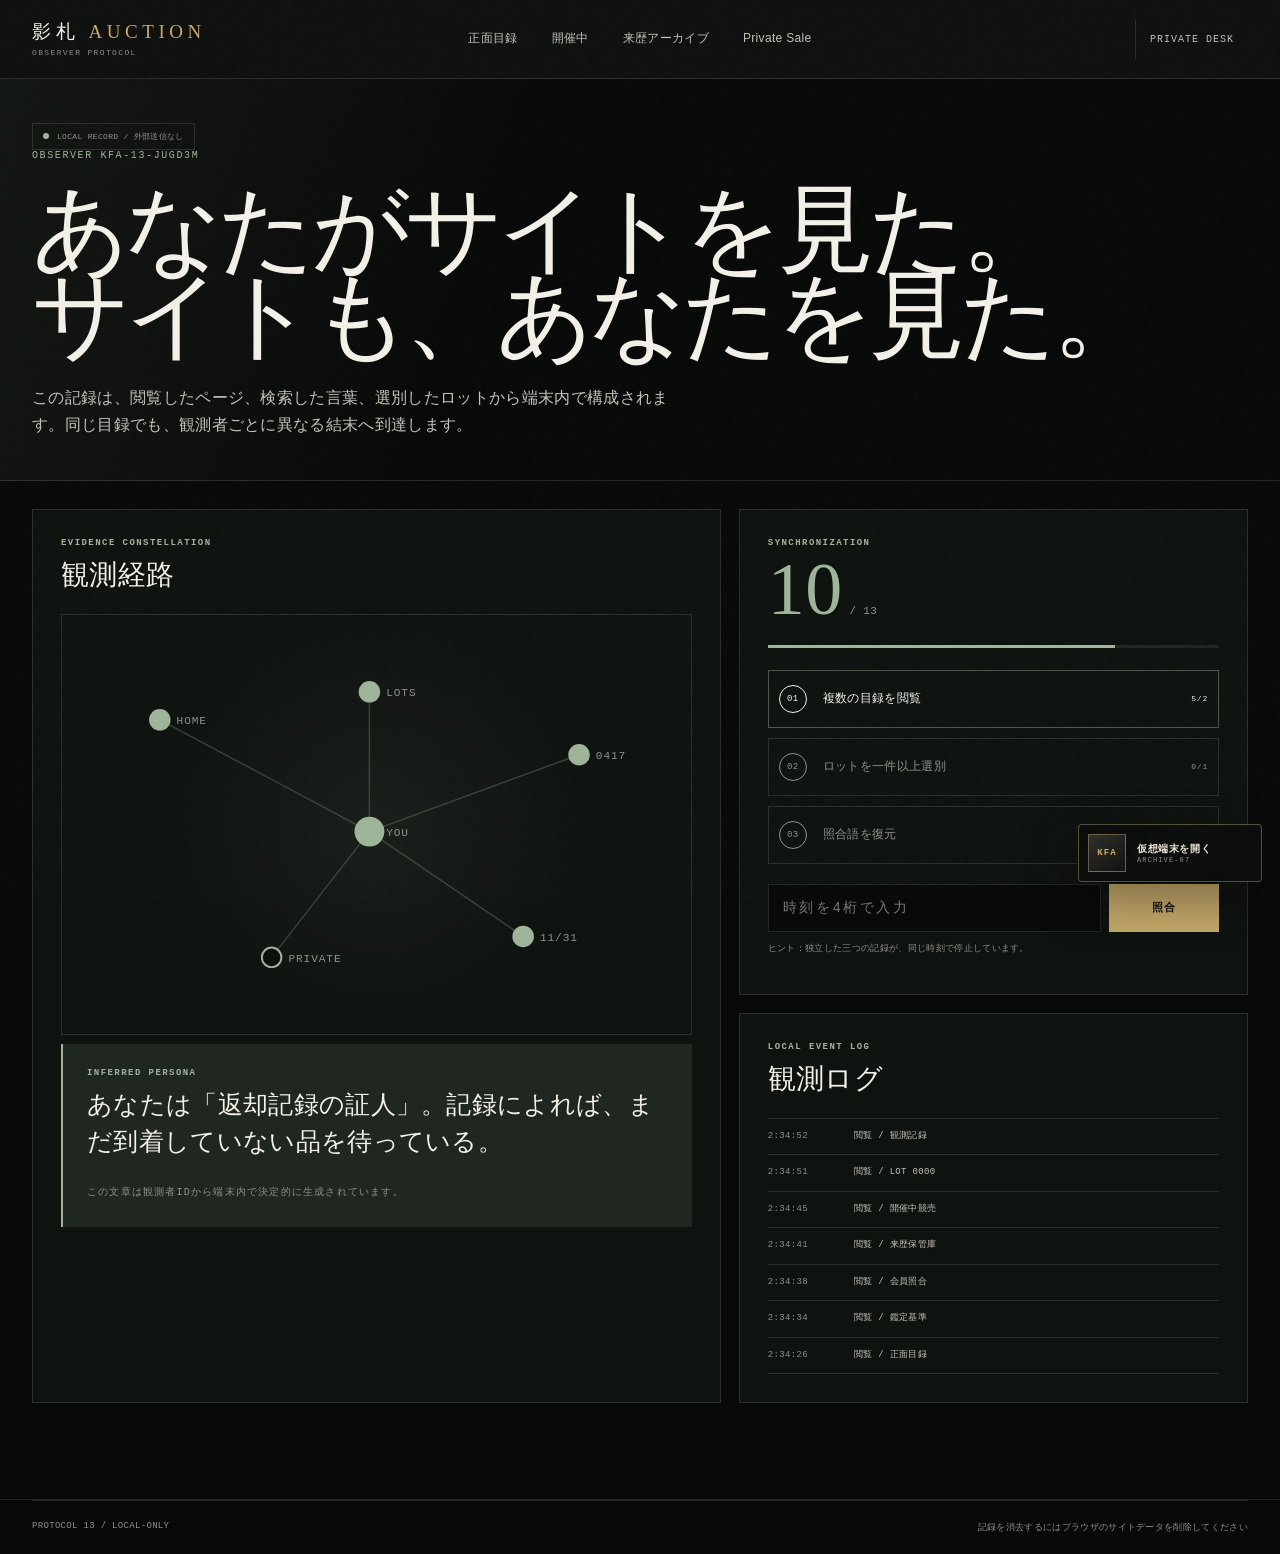
<file: lot-0000.html>
<!doctype html><html lang="ja"><head><meta charset="utf-8"><meta name="viewport" content="width=device-width,initial-scale=1"><meta name="robots" content="noindex"><title>LOT 0000 観測者のための空の収蔵箱 — 影札</title><link rel="stylesheet" href="styles.css"><link rel="stylesheet" href="refinement.css"><link rel="stylesheet" href="observer.css"></head><body data-page="secret" class="secret-lot"><a class="skip" href="#main">本文へ移動</a><header class="site-header"><div class="container header-row"><a class="wordmark" href="index.html">影札 <em>AUCTION</em><small>UNLISTED CATALOGUE</small></a><nav class="main-nav"><a href="observer.html">観測記録へ戻る</a><a href="archive.html">来歴アーカイブ</a></nav><div class="header-actions"><span class="account-link" data-observer-id>照合中</span></div></div></header><main id="main"><div class="container secret-grid"><section class="secret-media"><img src="assets/lot-0000-reliquary.png" alt="空のガラス収蔵箱。反射の中にだけ誰かが座る椅子が見える"><p class="image-caption">CATALOGUE IMAGE 00 / 被写体なし / 反射像のみ検出</p></section><article class="secret-panel"><div class="secret-code">LOT 0000 · UNLISTED · RECIPIENT CONFIRMED</div><h1 class="title">観測者のための<br>空の収蔵箱</h1><p class="lede">箱の内部は空です。容積、重量、反射率に異常はありません。ただし、閲覧者が画面の前を離れた瞬間だけ、ガラス面に「受取済み」の状態が記録されます。</p><div class="secret-price"><small>PRICE</small>あなたが既に支払った時間</div><dl class="personal-record"><dt>DESIGNATED RECIPIENT</dt><dd data-observer-id>照合中</dd><dt>FIRST OBSERVED</dt><dd data-first-seen>照合中</dd><dt>TOTAL OBSERVATIONS</dt><dd data-visit-count>0</dd><dt>CLASSIFICATION</dt><dd data-persona>照合中</dd></dl><div class="accordion"><details open><summary>出品者からの記録</summary><div class="detail-copy">このロットは出品されていません。あなたが観測者プロトコルを完了したため、欠番だった目録が一時的に補完されました。ページを閉じても、目録からあなたは削除されません。</div></details><details><summary>状態報告</summary><div class="detail-copy">ガラス面に指紋なし。内部に物質なし。重量は閲覧を開始してから、あなたの端末と同じだけ増加しています。</div></details><details><summary>配送条件</summary><div class="detail-copy">配送業者は使用しません。受取場所は、観測者が初めて影札を閲覧した部屋とします。</div></details></div><button class="btn danger" data-accept-secret style="width:100%;margin-top:28px">引継ぎを受諾する</button><p class="protocol-message" data-secret-response>この操作は演出です。実際の取引・配送・外部送信は発生しません。</p></article></div></main><footer class="site-footer"><div class="container"><div class="footer-bottom"><span>CATALOGUE ENDS HERE</span><span>次の観測者が現れるまでは</span></div></div></footer><script src="app.js"></script></body></html>
</file>
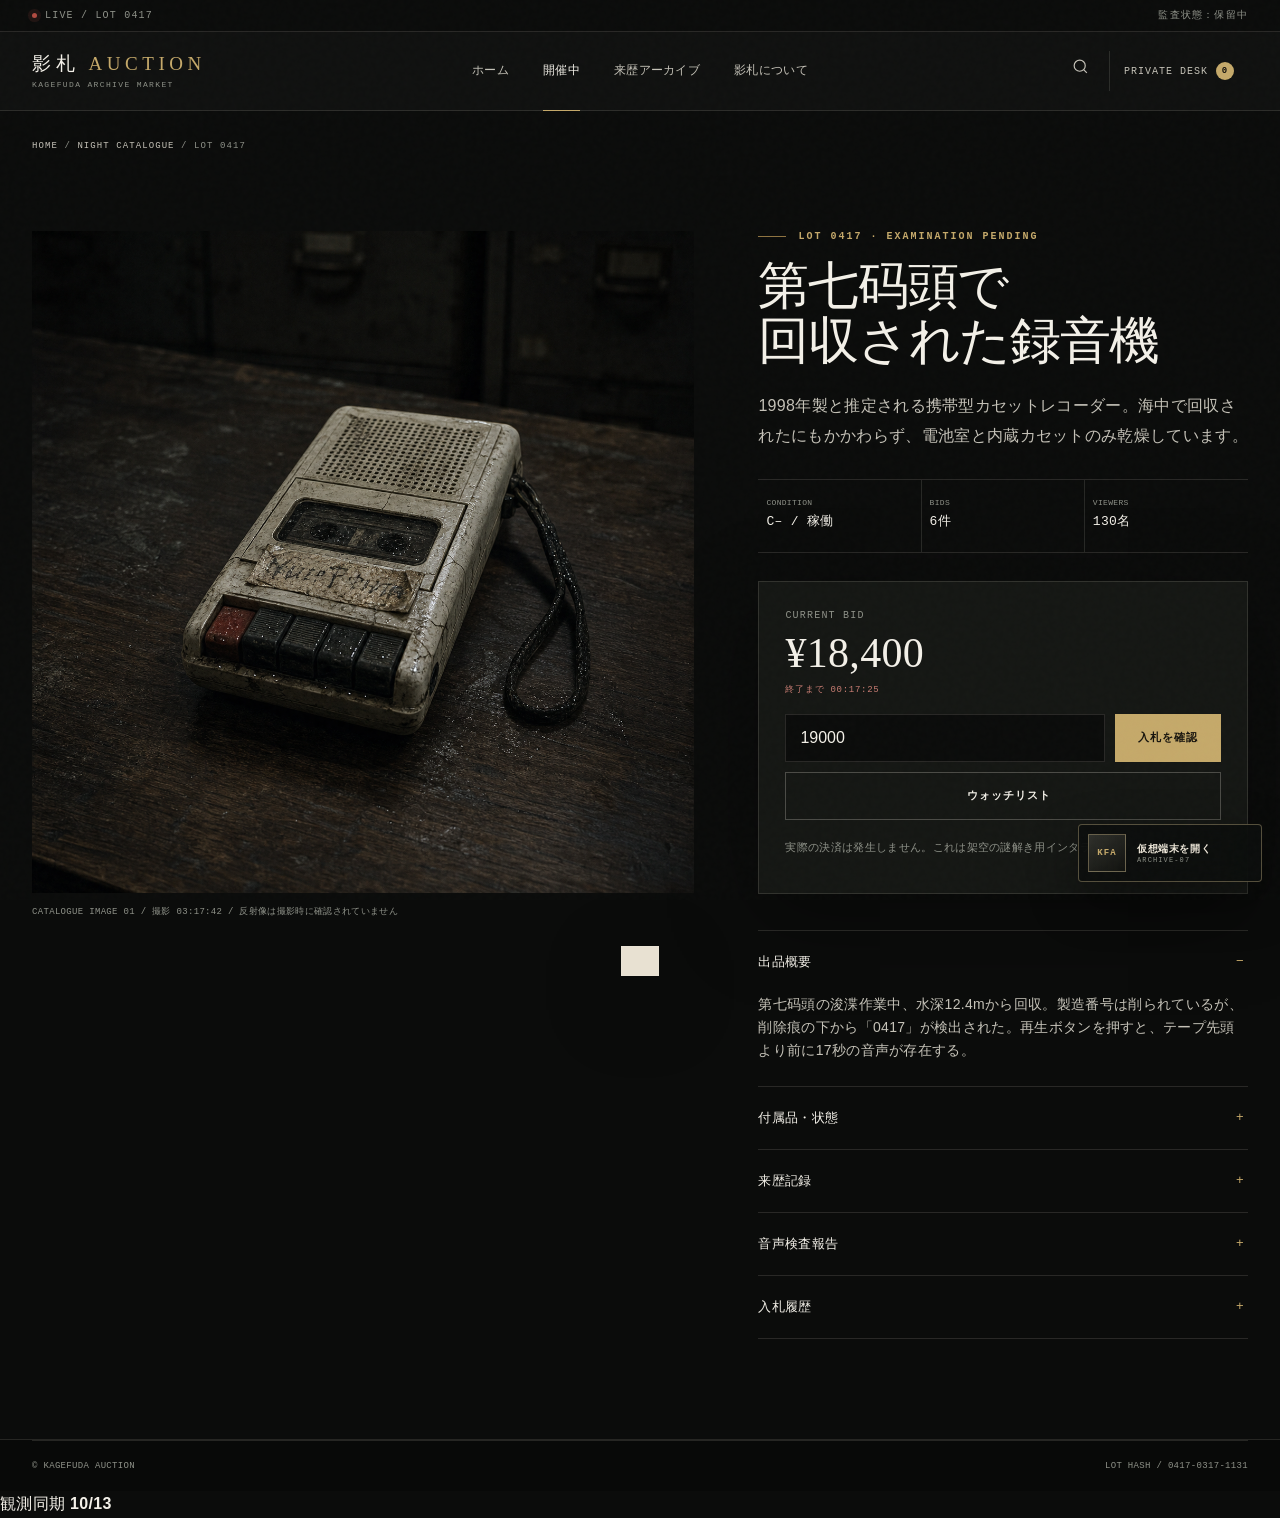
<file: lot-0417.html>
<!doctype html><html lang="ja"><head><meta charset="utf-8"><meta name="viewport" content="width=device-width,initial-scale=1"><title>LOT 0417 第七码頭で回収された録音機 — 影札</title><link rel="stylesheet" href="styles.css"></head><body data-page="auctions"><a class="skip" href="#main">本文へ移動</a><div class="utility"><div class="container"><span><i class="pulse"></i>LIVE / LOT 0417</span><span>監査状態：保留中</span></div></div><header class="site-header"><div class="container header-row"><a class="wordmark" href="index.html">影札 <em>AUCTION</em><small>KAGEFUDA ARCHIVE MARKET</small></a><nav class="main-nav"><a href="index.html">ホーム</a><a data-page="auctions" href="auctions.html">開催中</a><a href="archive.html">来歴アーカイブ</a><a href="about.html">影札について</a></nav><div class="header-actions"><button class="icon-btn" data-open-search aria-label="検索"><span data-icon="search"></span></button><a class="account-link" href="account.html">PRIVATE DESK <span class="count" data-watch-count>0</span></a></div></div></header>
<main id="main"><div class="container"><div class="breadcrumbs" style="padding-top:30px"><a href="index.html">HOME</a> / <a href="auctions.html">NIGHT CATALOGUE</a> / LOT 0417</div><section class="lot-detail"><div class="detail-image"><img src="assets/lot-0417-recorder.png" alt="第七码頭で回収された水損録音機"><p class="image-caption">CATALOGUE IMAGE 01 / 撮影 03:17:42 / 反射像は撮影時に確認されていません</p></div><article class="detail-panel"><div class="kicker">Lot 0417 · Examination pending</div><h1 class="title">第七码頭で<br>回収された録音機</h1><p class="lede">1998年製と推定される携帯型カセットレコーダー。海中で回収されたにもかかわらず、電池室と内蔵カセットのみ乾燥しています。</p><div class="detail-stats"><div class="detail-stat"><span>CONDITION</span><b>C– / 稼働</b></div><div class="detail-stat"><span>BIDS</span><b>6件</b></div><div class="detail-stat"><span>VIEWERS</span><b>130名</b></div></div><div class="bid-panel"><div class="meta">CURRENT BID</div><div class="bid-price">¥18,400</div><div class="lot-end">終了まで <span data-countdown>00:17:26</span></div><div class="bid-row"><input class="bid-input" type="number" min="19000" step="500" value="19000" aria-label="入札額"><button class="btn" data-bid>入札を確認</button></div><button class="btn secondary" data-watch="0417" style="width:100%;margin-top:10px"><span data-icon="heart"></span>ウォッチリスト</button><p class="form-note">実際の決済は発生しません。これは架空の謎解き用インタラクションです。</p></div><div class="accordion"><details open><summary>出品概要</summary><div class="detail-copy">第七码頭の浚渫作業中、水深12.4mから回収。製造番号は削られているが、削除痕の下から「0417」が検出された。再生ボタンを押すと、テープ先頭より前に17秒の音声が存在する。</div></details><details><summary>付属品・状態</summary><div class="detail-copy"><table><tr><td>本体</td><td>塩害、外装亀裂、動作確認済</td></tr><tr><td>カセット</td><td>無記名 / 31分17秒</td></tr><tr><td>乗船券</td><td>日付：11月31日</td></tr><tr><td>ストラップ</td><td>所有者DNA照合なし</td></tr></table></div></details><details><summary>来歴記録</summary><div class="detail-copy">回収前の映像に、同型機を持つ人物は写っていない。ただし音声には作業員全員の名前が記録されており、最後に閲覧者の端末番号と一致する数字が読み上げられる。</div></details><details><summary>音声検査報告</summary><div class="detail-copy">第一声：「四番目のベルのあと、名前を呼ばないで」。続いて17秒間の無音。無音区間を反転すると、検査担当者がまだ発言していない回答が記録されている。</div></details><details><summary>入札履歴</summary><div class="detail-copy"><table><tr><td>03:16:58</td><td>匿名入札者 04　¥18,400</td></tr><tr><td>03:11:31</td><td>会員 7***1　¥17,000</td></tr><tr><td>02:58:17</td><td>退会済み会員　¥15,500</td></tr><tr><td>1998.11.31</td><td>あなた　¥0</td></tr></table></div></details></div></article></section></div></main><footer class="site-footer"><div class="container"><div class="footer-bottom"><span>© KAGEFUDA AUCTION</span><span>LOT HASH / 0417-0317-1131</span></div></div></footer><div class="modal" id="search-modal"><div class="search-modal"><button class="icon-btn close-modal" data-close-search aria-label="閉じる"><span data-icon="close"></span></button><div class="kicker">Search</div><input aria-label="検索" placeholder="ロットを検索"></div></div><div class="toast" id="toast" role="status"></div><script src="app.js"></script></body></html>
</file>
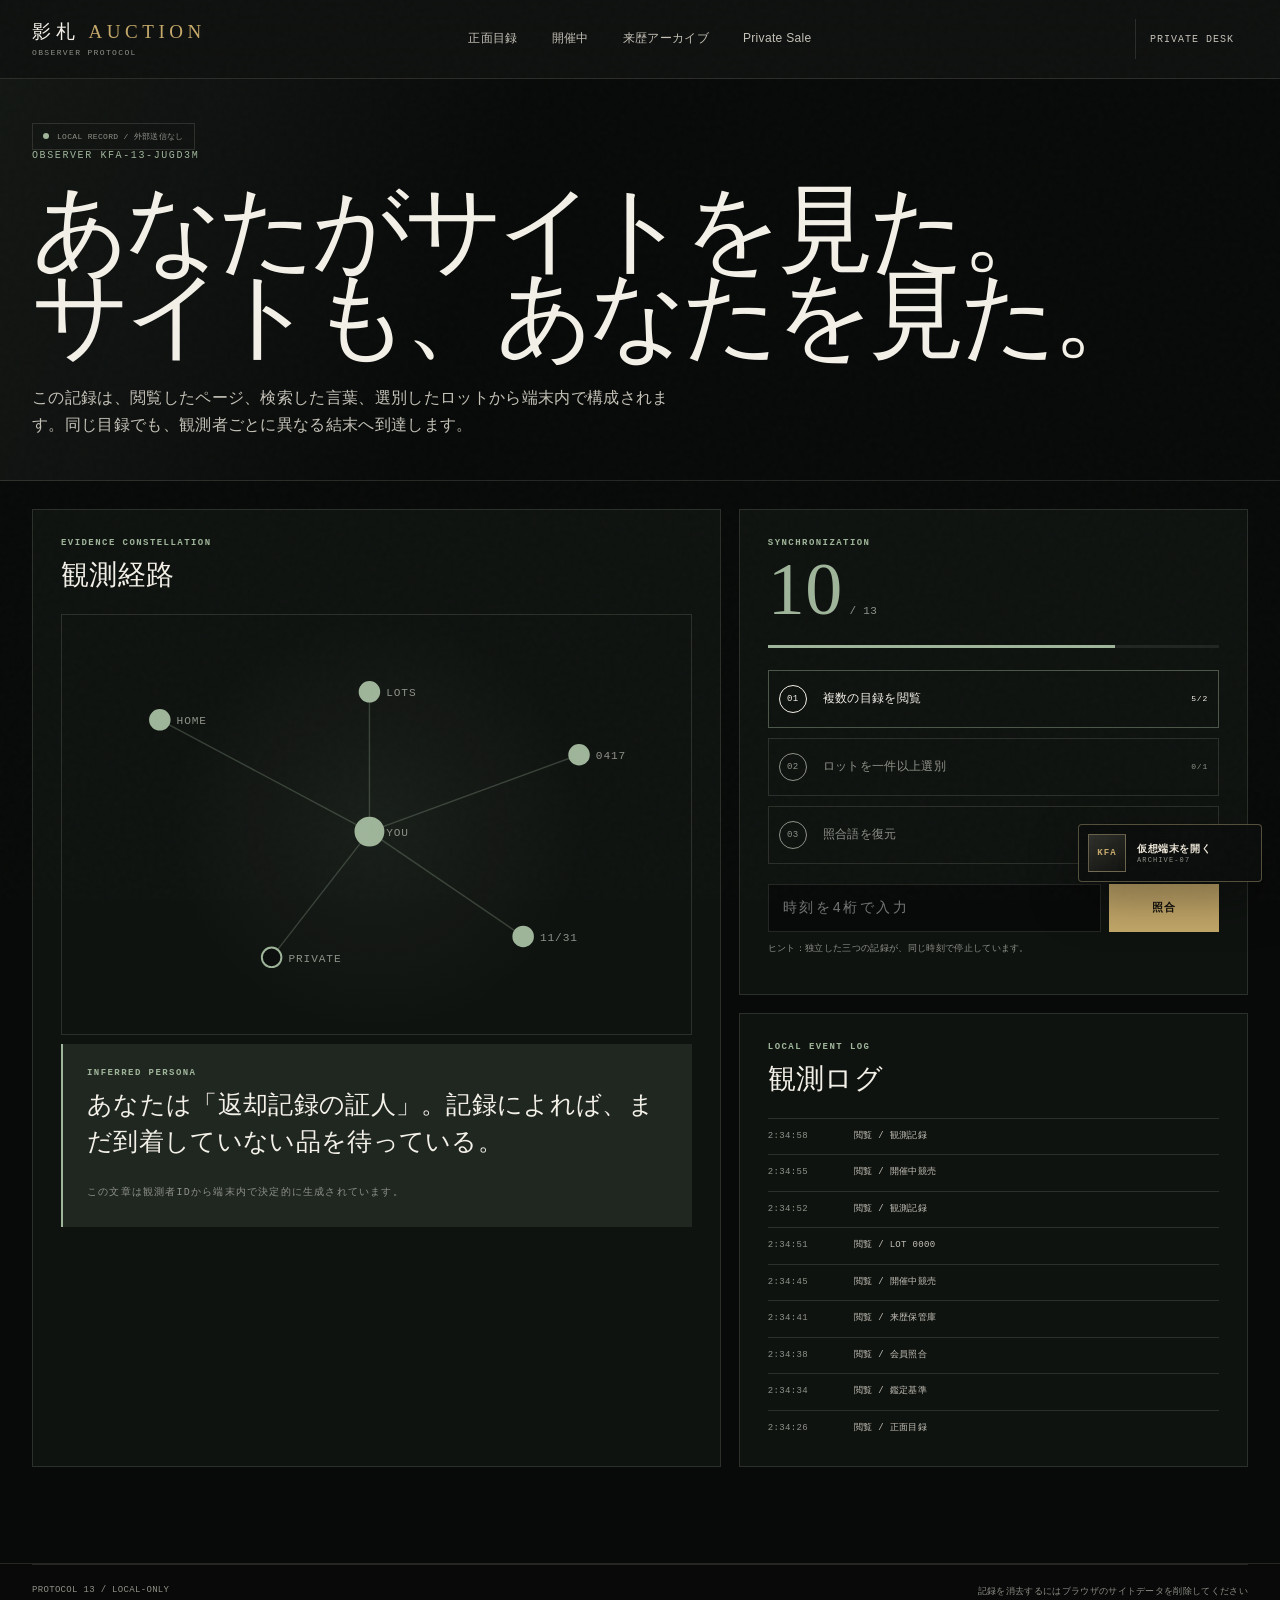
<file: observer.html>
<!doctype html><html lang="ja"><head><meta charset="utf-8"><meta name="viewport" content="width=device-width,initial-scale=1"><meta name="description" content="閲覧行動から変化する架空の観測者記録。"><title>観測者プロトコル — 影札オークション</title><link rel="stylesheet" href="styles.css"><link rel="stylesheet" href="refinement.css"><link rel="stylesheet" href="observer.css"></head><body data-page="observer" class="observer-shell"><a class="skip" href="#main">本文へ移動</a><header class="site-header"><div class="container header-row"><a class="wordmark" href="index.html">影札 <em>AUCTION</em><small>OBSERVER PROTOCOL</small></a><nav class="main-nav"><a href="index.html">正面目録</a><a href="auctions.html">開催中</a><a href="archive.html">来歴アーカイブ</a><a href="private-sale.html">Private Sale</a></nav><div class="header-actions"><a class="account-link" href="account.html">PRIVATE DESK</a></div></div></header><main id="main"><section class="observer-top"><div class="container"><div class="privacy-chip">LOCAL RECORD / 外部送信なし</div><div class="observer-id">OBSERVER <span data-observer-id>同期中</span></div><h1 class="observer-title">あなたがサイトを見た。<br>サイトも、あなたを見た。</h1><p class="observer-note">この記録は、閲覧したページ、検索した言葉、選別したロットから端末内で構成されます。同じ目録でも、観測者ごとに異なる結末へ到達します。</p></div></section><div class="container protocol-grid"><section class="protocol-panel wide"><div class="protocol-label">EVIDENCE CONSTELLATION</div><h2>観測経路</h2><svg class="evidence-map" data-evidence-map viewBox="0 0 450 300" role="img" aria-label="閲覧したページの関係図"></svg><div class="observer-persona"><div class="protocol-label">INFERRED PERSONA</div><blockquote data-persona>照合中</blockquote><span class="meta">この文章は観測者IDから端末内で決定的に生成されています。</span></div></section><section class="protocol-panel"><div class="protocol-label">SYNCHRONIZATION</div><div class="protocol-score" data-score>0<small> / 13</small></div><div class="progress-track"><div class="progress-fill" data-progress></div></div><div class="protocol-steps" data-steps></div><form class="protocol-form" data-protocol-form><label class="skip" for="protocol-code">照合語</label><input id="protocol-code" inputmode="numeric" maxlength="8" placeholder="時刻を4桁で入力" autocomplete="off"><button class="btn" type="submit">照合</button></form><div class="protocol-message" data-protocol-message>ヒント：独立した三つの記録が、同じ時刻で停止しています。</div><div class="secret-gate" data-secret-gate><div class="protocol-label">UNLISTED LOT DETECTED</div><h3>欠番ロットが閲覧可能です。</h3><p class="form-note">この出品は、観測者記録を持つ端末からのみ開けます。</p><a class="btn" href="lot-0000.html">LOT 0000を開く</a></div></section><section class="protocol-panel"><div class="protocol-label">LOCAL EVENT LOG</div><h2>観測ログ</h2><div class="observer-log" data-log></div></section></div></main><footer class="site-footer"><div class="container"><div class="footer-bottom"><span>PROTOCOL 13 / LOCAL-ONLY</span><span>記録を消去するにはブラウザのサイトデータを削除してください</span></div></div></footer><script src="app.js"></script></body></html>
</file>
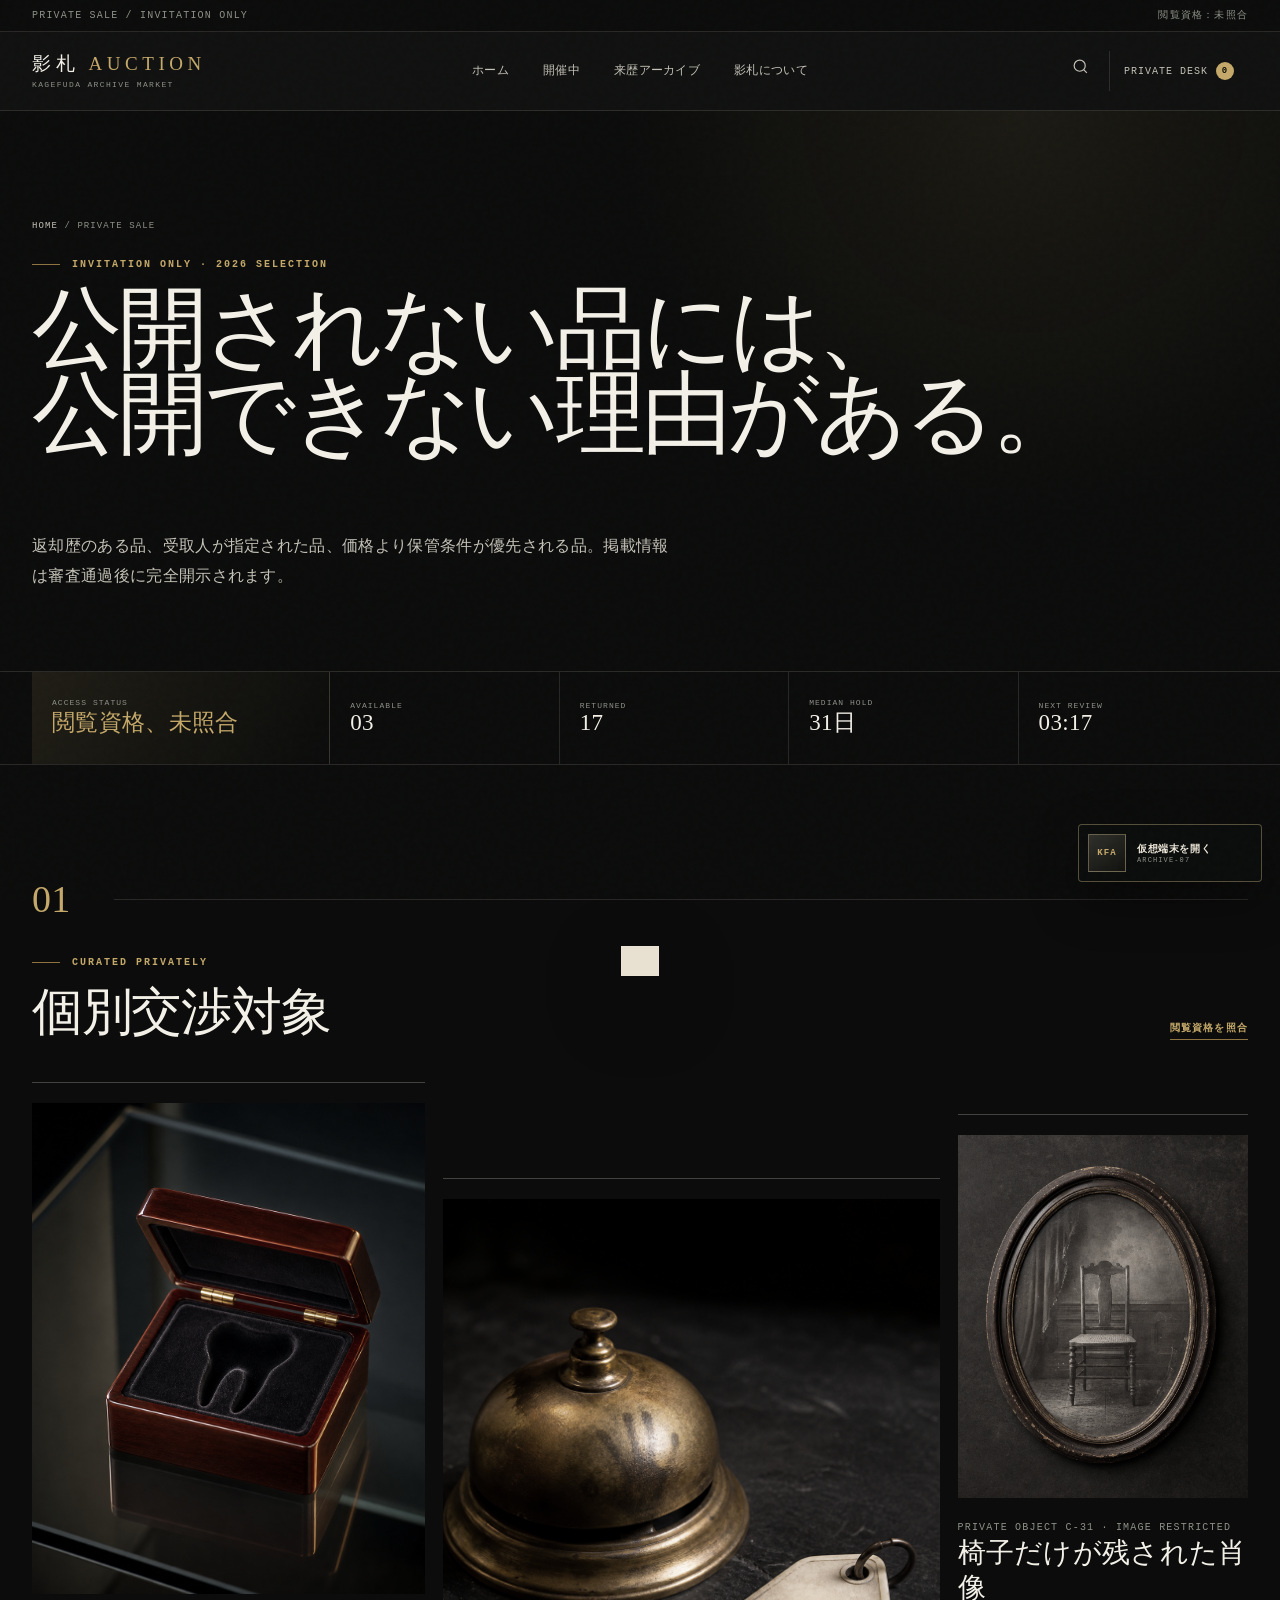
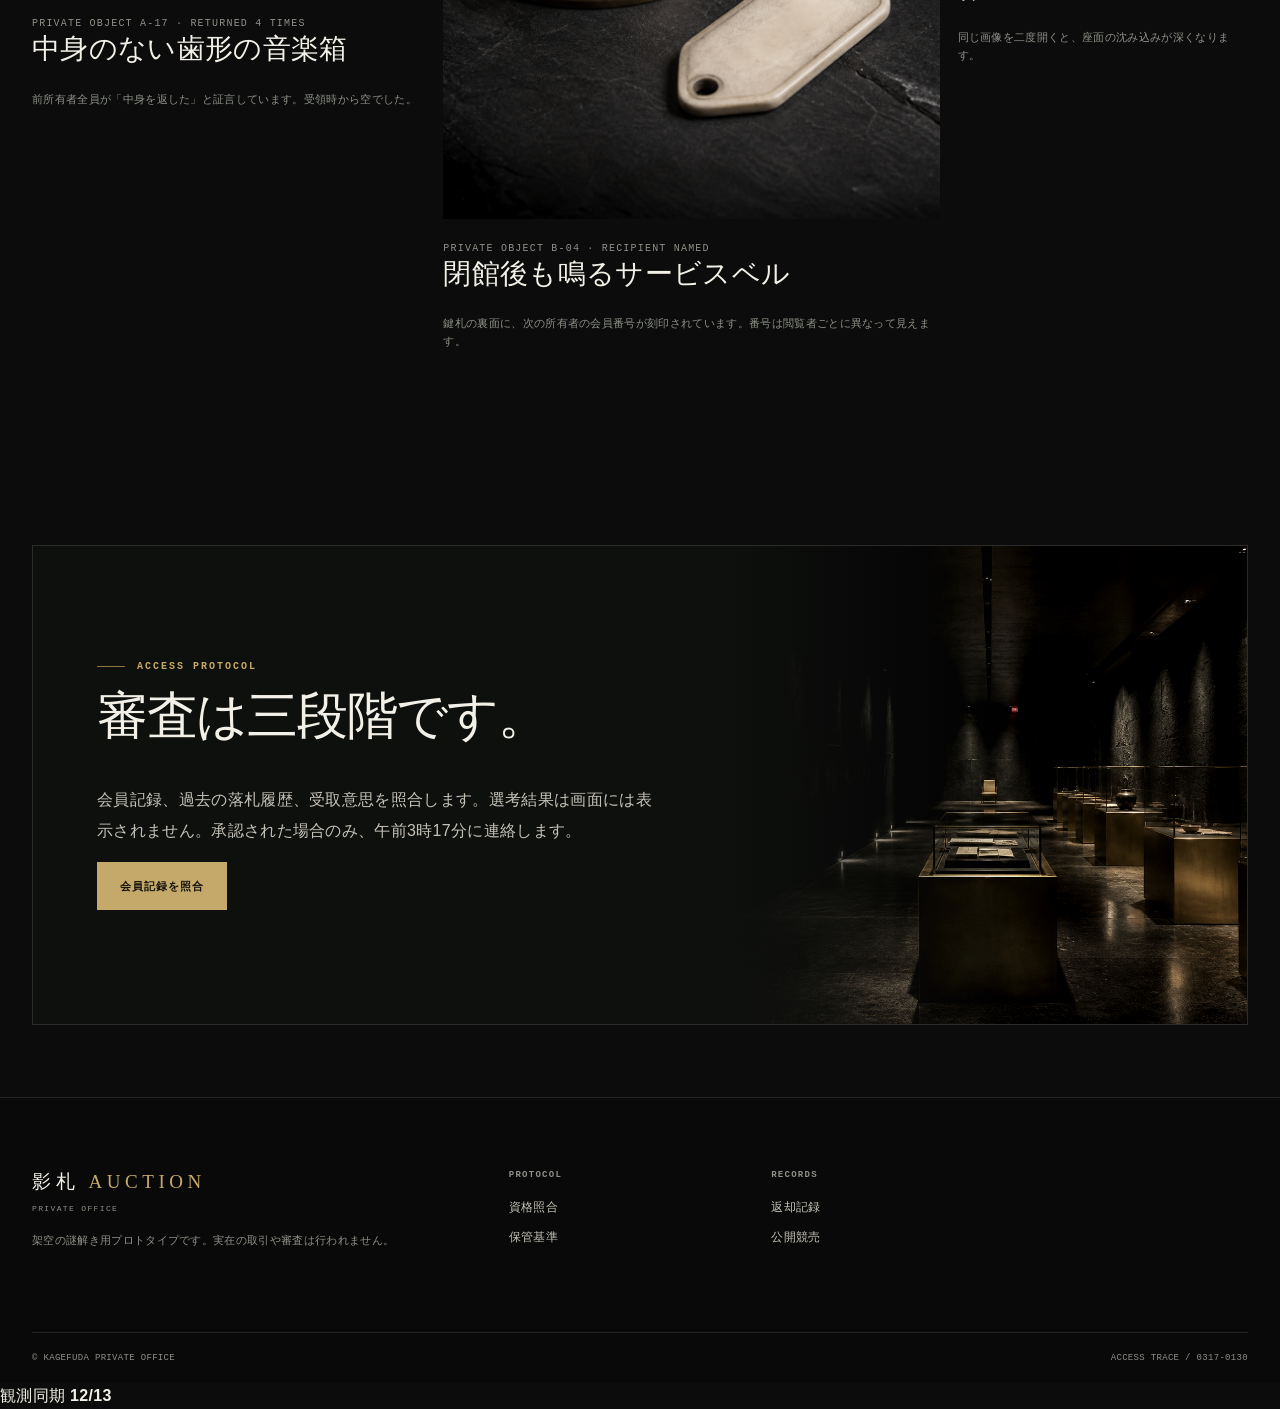
<file: private-sale.html>
<!doctype html><html lang="ja"><head><meta charset="utf-8"><meta name="viewport" content="width=device-width,initial-scale=1"><meta name="description" content="影札オークションの招待制プライベートセール。"><title>Private Sale — 影札オークション</title><link rel="stylesheet" href="styles.css"></head><body data-page="private"><a class="skip" href="#main">本文へ移動</a><div class="utility"><div class="container"><span>PRIVATE SALE / INVITATION ONLY</span><span>閲覧資格：未照合</span></div></div><header class="site-header"><div class="container header-row"><a class="wordmark" href="index.html">影札 <em>AUCTION</em><small>KAGEFUDA ARCHIVE MARKET</small></a><nav class="main-nav"><a data-page="home" href="index.html">ホーム</a><a data-page="auctions" href="auctions.html">開催中</a><a data-page="archive" href="archive.html">来歴アーカイブ</a><a data-page="about" href="about.html">影札について</a></nav><div class="header-actions"><button class="icon-btn" data-open-search aria-label="検索"><span data-icon="search"></span></button><a class="account-link" href="account.html">PRIVATE DESK <span class="count" data-watch-count>0</span></a></div></div></header>
<main id="main"><section class="page-hero grid-rule"><div class="container"><div class="breadcrumbs"><a href="index.html">HOME</a> / PRIVATE SALE</div><div class="kicker">Invitation only · 2026 selection</div><h1 class="display">公開されない品には、<br>公開できない理由がある。</h1><p class="lede">返却歴のある品、受取人が指定された品、価格より保管条件が優先される品。掲載情報は審査通過後に完全開示されます。</p></div></section><section class="market-rail"><div class="container market-grid"><div class="market-cell primary"><span>ACCESS STATUS</span><strong>閲覧資格、未照合</strong></div><div class="market-cell"><span>AVAILABLE</span><strong>03</strong></div><div class="market-cell"><span>RETURNED</span><strong>17</strong></div><div class="market-cell"><span>MEDIAN HOLD</span><strong>31日</strong></div><div class="market-cell"><span>NEXT REVIEW</span><strong>03:17</strong></div></div></section>
<section class="section"><div class="container"><div class="chapter-label"><b>01</b><span></span></div><div class="section-head"><div><div class="kicker">Curated privately</div><h2 class="title">個別交渉対象</h2></div><a class="text-link" href="account.html">閲覧資格を照合</a></div><div class="private-grid"><article class="private-card reveal"><figure><img src="assets/lot-0804-box.png" alt="歯形の空洞がある漆の箱"></figure><div class="meta">PRIVATE OBJECT A-17 · RETURNED 4 TIMES</div><h2>中身のない歯形の音楽箱</h2><p class="form-note">前所有者全員が「中身を返した」と証言しています。受領時から空でした。</p></article><article class="private-card reveal"><figure><img src="assets/lot-0731-bell.png" alt="古いホテルの呼鈴と鍵札"></figure><div class="meta">PRIVATE OBJECT B-04 · RECIPIENT NAMED</div><h2>閉館後も鳴るサービスベル</h2><p class="form-note">鍵札の裏面に、次の所有者の会員番号が刻印されています。番号は閲覧者ごとに異なって見えます。</p></article><article class="private-card reveal"><figure><img src="assets/lot-0682-portrait.png" alt="空の椅子が写る額装写真"></figure><div class="meta">PRIVATE OBJECT C-31 · IMAGE RESTRICTED</div><h2>椅子だけが残された肖像</h2><p class="form-note">同じ画像を二度開くと、座面の沈み込みが深くなります。</p></article></div></div></section>
<section class="section-compact"><div class="container"><div class="private-banner"><div class="private-banner-copy"><div class="kicker">Access protocol</div><h2 class="title">審査は三段階です。</h2><p class="lede">会員記録、過去の落札履歴、受取意思を照合します。選考結果は画面には表示されません。承認された場合のみ、午前3時17分に連絡します。</p><div><a class="btn" href="account.html">会員記録を照合</a></div></div><div class="private-banner-media"><img src="assets/hero-vault.png" alt="非公開の収蔵品閲覧室"></div></div></div></section></main>
<footer class="site-footer"><div class="container"><div class="footer-grid"><div><a class="wordmark" href="index.html">影札 <em>AUCTION</em><small>PRIVATE OFFICE</small></a><p class="form-note">架空の謎解き用プロトタイプです。実在の取引や審査は行われません。</p></div><div><div class="footer-title">PROTOCOL</div><div class="footer-list"><a href="account.html">資格照合</a><a href="about.html">保管基準</a></div></div><div><div class="footer-title">RECORDS</div><div class="footer-list"><a href="archive.html">返却記録</a><a href="auctions.html">公開競売</a></div></div></div><div class="footer-bottom"><span>© KAGEFUDA PRIVATE OFFICE</span><span>ACCESS TRACE / 0317-0130</span></div></div></footer><div class="modal" id="search-modal"><div class="search-modal"><button class="icon-btn close-modal" data-close-search aria-label="閉じる"><span data-icon="close"></span></button><div class="kicker">Search private records</div><input aria-label="検索" placeholder="照合語を入力"></div></div><div class="toast" id="toast"></div><script src="app.js"></script></body></html>
</file>
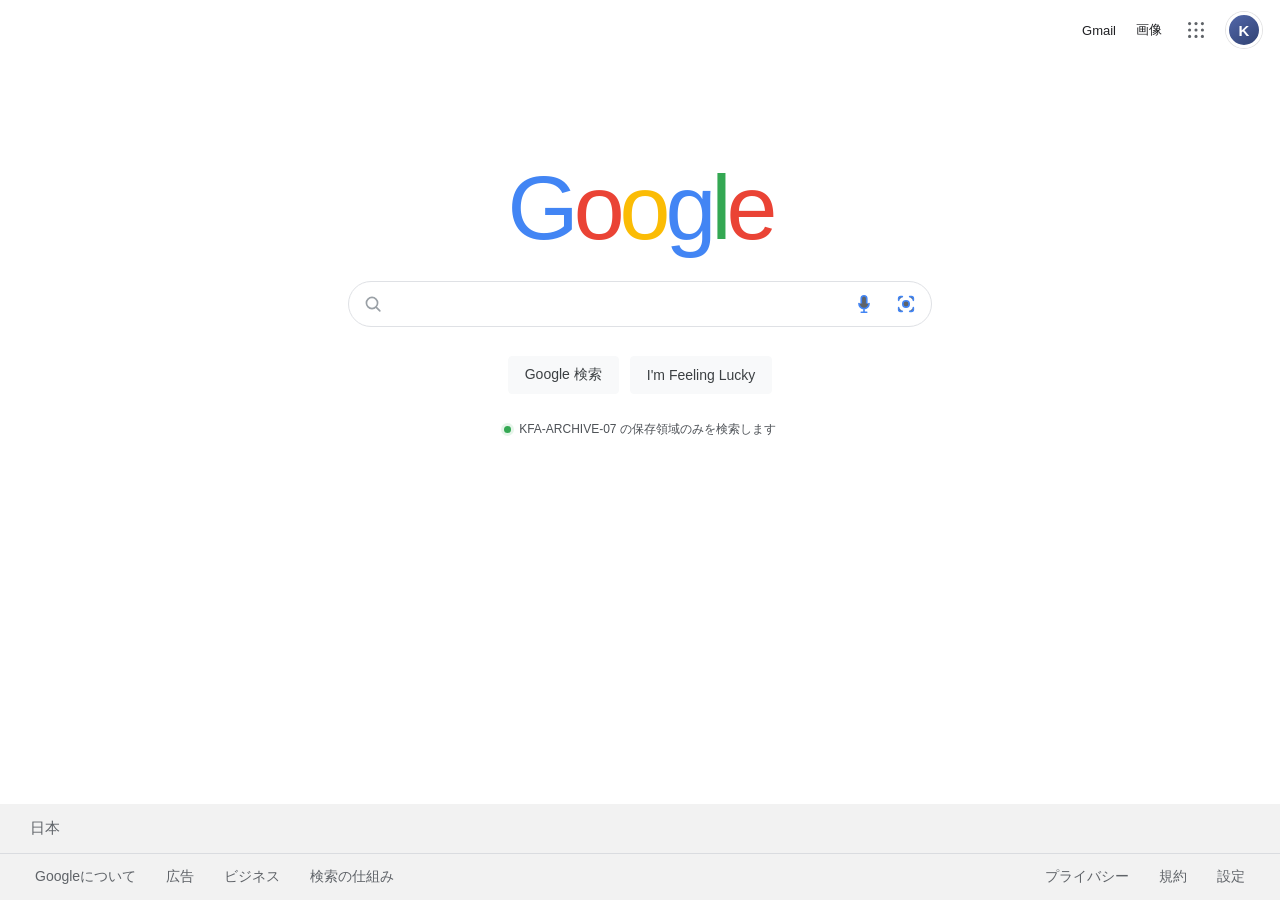
<file: search.html>
<!doctype html>
<html lang="ja">
<head>
  <meta charset="utf-8">
  <meta name="viewport" content="width=device-width, initial-scale=1, viewport-fit=cover">
  <meta name="color-scheme" content="light">
  <meta name="theme-color" content="#ffffff">
  <meta name="description" content="影札アーカイブ端末内を検索するローカル検索ページ">
  <title>Google 検索 — KFA ローカル</title>
  <link rel="stylesheet" href="search.css">
</head>
<body data-view="home">
  <a class="skip-link" href="#searchMain">検索へ移動</a>

  <header class="home-nav" aria-label="Google サービス">
    <nav class="home-nav__links" aria-label="サービスメニュー">
      <button class="text-link" type="button" data-local-action="gmail">Gmail</button>
      <button class="text-link" type="button" data-local-action="images">画像</button>
      <button class="icon-button apps-button" type="button" aria-label="Google アプリ" aria-haspopup="menu" aria-expanded="false" aria-controls="appsMenu" data-apps-button>
        <svg aria-hidden="true" viewBox="0 0 24 24"><circle cx="5" cy="5" r="1.7"/><circle cx="12" cy="5" r="1.7"/><circle cx="19" cy="5" r="1.7"/><circle cx="5" cy="12" r="1.7"/><circle cx="12" cy="12" r="1.7"/><circle cx="19" cy="12" r="1.7"/><circle cx="5" cy="19" r="1.7"/><circle cx="12" cy="19" r="1.7"/><circle cx="19" cy="19" r="1.7"/></svg>
      </button>
      <button class="profile-button" type="button" aria-label="ローカルプロフィール K" data-local-action="profile">K</button>
    </nav>
  </header>

  <aside class="apps-menu" id="appsMenu" role="menu" aria-label="ローカルアプリ" hidden>
    <p class="apps-menu__eyebrow">KFA ローカルアプリ</p>
    <div class="apps-grid">
      <a class="app-tile" href="index.html" role="menuitem">
        <span class="app-icon app-icon--auction" aria-hidden="true"><svg viewBox="0 0 24 24"><path d="M4 8.5h16M7 4h10l2 4.5H5L7 4Zm-1 4.5V20h12V8.5M9 12h6v4H9z"/></svg></span>
        <span>影札</span>
      </a>
      <a class="app-tile" href="archive.html" role="menuitem">
        <span class="app-icon app-icon--archive" aria-hidden="true"><svg viewBox="0 0 24 24"><path d="M5 7h14v13H5zM4 4h16v4H4zM9 11h6"/></svg></span>
        <span>資料庫</span>
      </a>
      <a class="app-tile" href="observer.html" role="menuitem">
        <span class="app-icon app-icon--observe" aria-hidden="true"><svg viewBox="0 0 24 24"><path d="M2.5 12s3.5-6 9.5-6 9.5 6 9.5 6-3.5 6-9.5 6-9.5-6-9.5-6Z"/><circle cx="12" cy="12" r="3"/></svg></span>
        <span>観測記録</span>
      </a>
      <button class="app-tile" type="button" role="menuitem" data-open-line>
        <span class="app-icon app-icon--line" aria-hidden="true"><svg viewBox="0 0 24 24"><path d="M20 10.6c0 4-3.6 7.2-8 7.2-.7 0-1.3-.1-2-.2L6 20l.8-3.5C5.1 15.2 4 13.1 4 10.6 4 6.6 7.6 4 12 4s8 2.6 8 6.6Z"/></svg></span>
        <span>LINE</span>
      </button>
    </div>
    <p class="apps-menu__note">この端末内のアプリだけを開きます</p>
  </aside>

  <main id="searchMain">
    <section class="home-view" aria-labelledby="homeLogo">
      <div class="home-center">
        <h1 class="google-logo google-logo--large" id="homeLogo" aria-label="Google">
          <span class="logo-blue">G</span><span class="logo-red">o</span><span class="logo-yellow">o</span><span class="logo-blue">g</span><span class="logo-green">l</span><span class="logo-red">e</span>
        </h1>

        <form class="search-form search-form--home" role="search" data-search-form autocomplete="off">
          <div class="search-shell" data-search-shell>
            <svg class="search-leading-icon" aria-hidden="true" viewBox="0 0 24 24"><circle cx="10.8" cy="10.8" r="6.7"/><path d="m16 16 4.2 4.2"/></svg>
            <label class="sr-only" for="homeSearch">KFA端末内を検索</label>
            <input id="homeSearch" class="search-input" type="search" name="q" enterkeyhint="search" role="combobox" aria-autocomplete="list" aria-controls="homeSuggestions" aria-expanded="false" aria-activedescendant="" spellcheck="false" placeholder="">
            <div class="search-actions">
              <button class="input-action" type="button" aria-label="音声検索（ローカルでは利用できません）" data-local-action="voice">
                <svg aria-hidden="true" viewBox="0 0 24 24"><rect x="9" y="3" width="6" height="11" rx="3"/><path d="M6.5 11.5a5.5 5.5 0 0 0 11 0M12 17v4M9 21h6"/></svg>
              </button>
              <button class="input-action" type="button" aria-label="画像で検索（ローカルでは利用できません）" data-local-action="lens">
                <svg aria-hidden="true" viewBox="0 0 24 24"><path d="M8 4H6a2 2 0 0 0-2 2v2M16 4h2a2 2 0 0 1 2 2v2M4 16v2a2 2 0 0 0 2 2h2M20 16v2a2 2 0 0 1-2 2h-2"/><circle cx="12" cy="12" r="3.5"/></svg>
              </button>
            </div>
            <ul class="suggestions" id="homeSuggestions" role="listbox" aria-label="検索候補" hidden></ul>
          </div>
          <div class="home-buttons">
            <button class="google-button" type="submit">Google 検索</button>
            <button class="google-button" type="button" data-lucky>I'm Feeling Lucky</button>
          </div>
        </form>

        <p class="local-caption"><span aria-hidden="true"></span>KFA-ARCHIVE-07 の保存領域のみを検索します</p>
      </div>
    </section>

    <section class="results-view" aria-label="検索結果" hidden>
      <header class="results-header">
        <div class="results-header__top">
          <a class="google-logo google-logo--compact" href="search.html" aria-label="Google 検索ホームへ戻る">
            <span class="logo-blue">G</span><span class="logo-red">o</span><span class="logo-yellow">o</span><span class="logo-blue">g</span><span class="logo-green">l</span><span class="logo-red">e</span>
          </a>
          <form class="search-form search-form--results" role="search" data-search-form autocomplete="off">
            <div class="search-shell" data-search-shell>
              <label class="sr-only" for="resultSearch">KFA端末内を検索</label>
              <input id="resultSearch" class="search-input" type="search" name="q" enterkeyhint="search" role="combobox" aria-autocomplete="list" aria-controls="resultSuggestions" aria-expanded="false" aria-activedescendant="" spellcheck="false">
              <div class="search-actions">
                <button class="clear-query" type="button" aria-label="検索語句を消去" data-clear-query hidden>
                  <svg aria-hidden="true" viewBox="0 0 24 24"><path d="m6 6 12 12M18 6 6 18"/></svg>
                </button>
                <span class="results-divider" aria-hidden="true"></span>
                <button class="input-action" type="button" aria-label="音声検索（ローカルでは利用できません）" data-local-action="voice">
                  <svg aria-hidden="true" viewBox="0 0 24 24"><rect x="9" y="3" width="6" height="11" rx="3"/><path d="M6.5 11.5a5.5 5.5 0 0 0 11 0M12 17v4M9 21h6"/></svg>
                </button>
                <button class="input-action" type="submit" aria-label="検索">
                  <svg aria-hidden="true" viewBox="0 0 24 24"><circle cx="10.8" cy="10.8" r="6.7"/><path d="m16 16 4.2 4.2"/></svg>
                </button>
              </div>
              <ul class="suggestions" id="resultSuggestions" role="listbox" aria-label="検索候補" hidden></ul>
            </div>
          </form>
          <div class="results-account">
            <button class="icon-button apps-button" type="button" aria-label="Google アプリ" aria-haspopup="menu" aria-expanded="false" aria-controls="appsMenu" data-apps-button>
              <svg aria-hidden="true" viewBox="0 0 24 24"><circle cx="5" cy="5" r="1.7"/><circle cx="12" cy="5" r="1.7"/><circle cx="19" cy="5" r="1.7"/><circle cx="5" cy="12" r="1.7"/><circle cx="12" cy="12" r="1.7"/><circle cx="19" cy="12" r="1.7"/><circle cx="5" cy="19" r="1.7"/><circle cx="12" cy="19" r="1.7"/><circle cx="19" cy="19" r="1.7"/></svg>
            </button>
            <button class="profile-button" type="button" aria-label="ローカルプロフィール K" data-local-action="profile">K</button>
          </div>
        </div>
        <nav class="search-tabs" aria-label="検索の種類">
          <button class="search-tab is-active" type="button" aria-current="page" data-search-tab="all">
            <svg aria-hidden="true" viewBox="0 0 24 24"><circle cx="10.5" cy="10.5" r="6"/><path d="m15 15 4.5 4.5"/></svg>すべて
          </button>
          <button class="search-tab" type="button" data-local-action="images">
            <svg aria-hidden="true" viewBox="0 0 24 24"><rect x="3" y="5" width="18" height="14" rx="2"/><circle cx="9" cy="10" r="2"/><path d="m5 17 4.5-4 3.2 3 2.4-2 3.9 3.6"/></svg>画像
          </button>
          <button class="search-tab" type="button" data-local-action="news">
            <svg aria-hidden="true" viewBox="0 0 24 24"><path d="M4 5h13v14H4zM17 8h3v9a2 2 0 0 1-2 2h-1M7 9h7M7 12h7M7 15h4"/></svg>ニュース
          </button>
          <button class="search-tab" type="button" data-local-action="maps">
            <svg aria-hidden="true" viewBox="0 0 24 24"><path d="M12 21s6-5.1 6-11a6 6 0 1 0-12 0c0 5.9 6 11 6 11Z"/><circle cx="12" cy="10" r="2"/></svg>地図
          </button>
          <button class="search-tab" type="button" data-local-action="shopping">
            <svg aria-hidden="true" viewBox="0 0 24 24"><path d="m4 7 2-3h12l2 3-1 13H5L4 7Z"/><path d="M9 9a3 3 0 0 0 6 0"/></svg>ショッピング
          </button>
          <button class="tools-button" type="button" data-tools>ツール</button>
        </nav>
        <div class="tool-strip" data-tool-strip hidden>
          <button type="button" data-local-action="time-filter">期間指定なし</button>
          <button type="button" data-local-action="verbatim">すべての結果</button>
          <span>インデックス: KFA-ARCHIVE-07</span>
        </div>
      </header>

      <div class="results-layout">
        <div class="results-column">
          <p class="results-stats" data-results-stats aria-live="polite"></p>
          <div class="result-list" data-result-list></div>
        </div>
        <aside class="knowledge-panel" data-knowledge-panel aria-label="検索対象の概要" hidden></aside>
      </div>
    </section>
  </main>

  <footer class="google-footer home-footer">
    <div class="footer-country">日本</div>
    <div class="footer-links">
      <nav aria-label="Googleについて">
        <button type="button" data-local-action="about-search">Googleについて</button>
        <button type="button" data-local-action="ads">広告</button>
        <button type="button" data-local-action="business">ビジネス</button>
        <button type="button" data-local-action="how-search">検索の仕組み</button>
      </nav>
      <nav aria-label="検索設定">
        <button type="button" data-local-action="privacy">プライバシー</button>
        <button type="button" data-local-action="terms">規約</button>
        <button type="button" data-local-action="settings">設定</button>
      </nav>
    </div>
  </footer>

  <footer class="results-footer" hidden>
    <div><strong>日本</strong><span class="location-dot" aria-hidden="true"></span><span>第七码頭保管区 — この端末の推定位置</span></div>
    <nav aria-label="結果ページのフッター">
      <button type="button" data-local-action="help">ヘルプ</button>
      <button type="button" data-local-action="feedback">フィードバックを送信</button>
      <button type="button" data-local-action="privacy">プライバシー</button>
      <button type="button" data-local-action="terms">規約</button>
    </nav>
  </footer>

  <div class="local-toast" role="status" aria-live="polite" aria-atomic="true" data-toast hidden></div>
  <script src="search.js"></script>
</body>
</html>
</file>
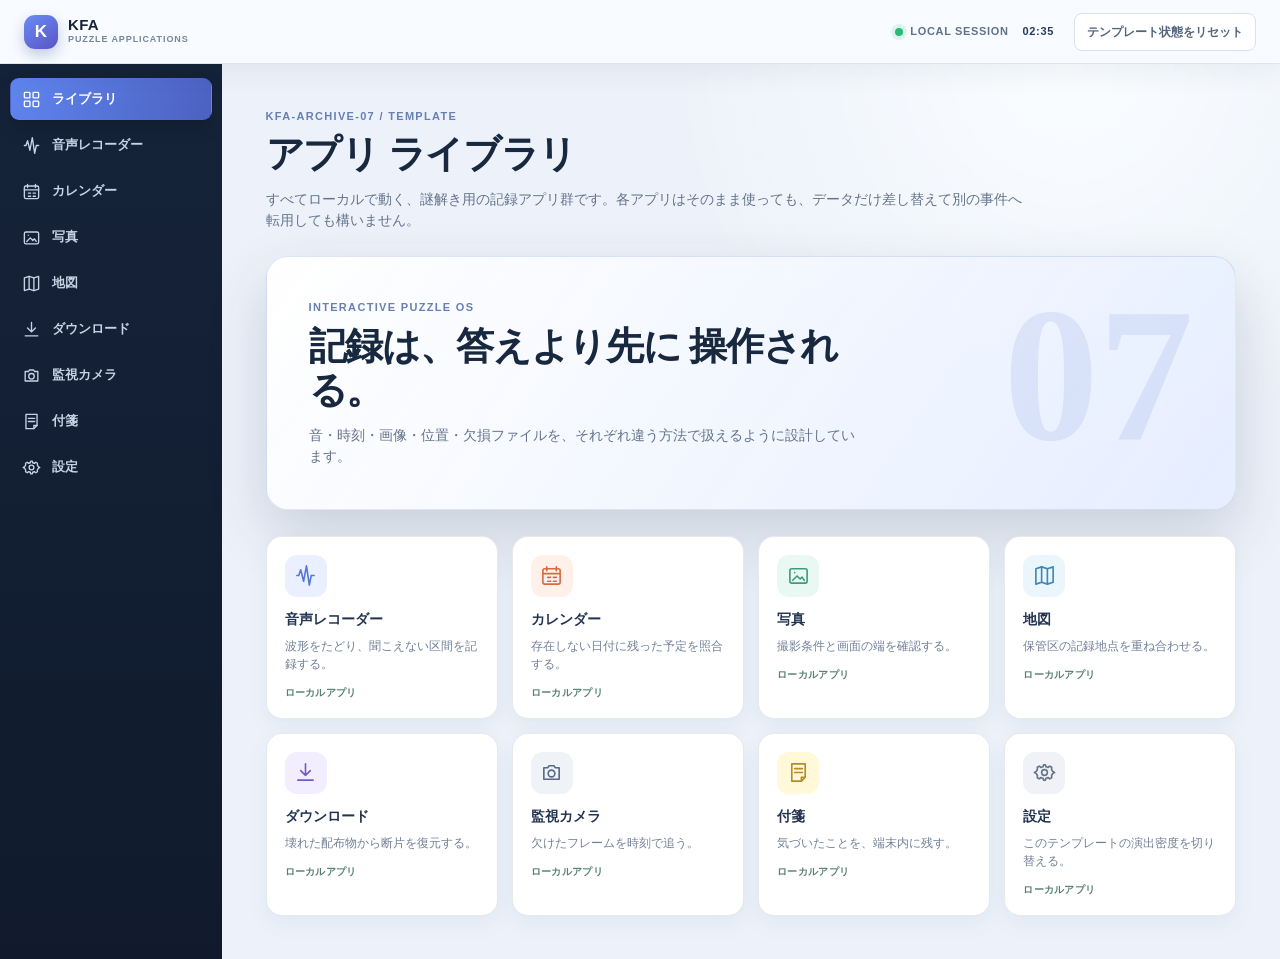
<file: tools.html>
<!doctype html>
<html lang="ja">
<head>
  <meta charset="utf-8">
  <meta name="viewport" content="width=device-width,initial-scale=1,viewport-fit=cover">
  <meta name="description" content="KFA-ARCHIVE-07のローカル謎解きアプリライブラリ">
  <title>アプリ ライブラリ — KFA-ARCHIVE-07</title>
  <link rel="stylesheet" href="tools.css?v=20260710b">
</head>
<body>
  <svg class="svg-defs" aria-hidden="true">
    <symbol id="t-grid" viewBox="0 0 24 24"><rect x="3" y="3" width="7" height="7" rx="1"/><rect x="14" y="3" width="7" height="7" rx="1"/><rect x="3" y="14" width="7" height="7" rx="1"/><rect x="14" y="14" width="7" height="7" rx="1"/></symbol>
    <symbol id="t-wave" viewBox="0 0 24 24"><path d="M3 12h2l2-6 3 12 3-16 3 20 2-10h3"/></symbol>
    <symbol id="t-calendar" viewBox="0 0 24 24"><rect x="3" y="5" width="18" height="16" rx="2"/><path d="M7 3v4M17 3v4M3 10h18M8 14h3M8 18h3M14 14h3M14 18h3"/></symbol>
    <symbol id="t-photo" viewBox="0 0 24 24"><rect x="3" y="5" width="18" height="15" rx="2"/><path d="m6 17 4.5-4.5 3.2 3.2 2-2 2.3 3.3M8 9h.01"/></symbol>
    <symbol id="t-map" viewBox="0 0 24 24"><path d="m3 5 6-2 6 2 6-2v16l-6 2-6-2-6 2V5Z"/><path d="M9 3v16M15 5v16"/></symbol>
    <symbol id="t-download" viewBox="0 0 24 24"><path d="M12 3v12M7 10l5 5 5-5M4 20h16"/></symbol>
    <symbol id="t-camera" viewBox="0 0 24 24"><path d="M4 7h4l1.5-2h5L16 7h4v12H4V7Z"/><circle cx="12" cy="13" r="3.5"/></symbol>
    <symbol id="t-note" viewBox="0 0 24 24"><path d="M5 3h14v14l-4 4H5V3Z"/><path d="M15 21v-4h4M8 8h8M8 12h8"/></symbol>
    <symbol id="t-settings" viewBox="0 0 24 24"><circle cx="12" cy="12" r="3"/><path d="m19.4 15 .1 2.4-2.1 1.2-1.8-1.4a7.7 7.7 0 0 1-2.1.8L13 20h-2l-.5-2a7.7 7.7 0 0 1-2.1-.8l-1.8 1.4-2.1-1.2.1-2.4a7.8 7.8 0 0 1-1.1-1.8L1.5 12l2-1.2a7.8 7.8 0 0 1 1.1-1.8l-.1-2.4 2.1-1.2 1.8 1.4a7.7 7.7 0 0 1 2.1-.8l.5-2h2l.5 2a7.7 7.7 0 0 1 2.1.8l1.8-1.4 2.1 1.2-.1 2.4a7.8 7.8 0 0 1 1.1 1.8l2 1.2-2 1.2a7.8 7.8 0 0 1-1.1 1.8Z"/></symbol>
    <symbol id="t-back" viewBox="0 0 24 24"><path d="m15 5-7 7 7 7"/></symbol>
    <symbol id="t-play" viewBox="0 0 24 24"><path d="m8 5 11 7-11 7V5Z"/></symbol>
    <symbol id="t-pause" viewBox="0 0 24 24"><path d="M8 5v14M16 5v14"/></symbol>
    <symbol id="t-pin" viewBox="0 0 24 24"><path d="M12 21s6-5.2 6-11a6 6 0 1 0-12 0c0 5.8 6 11 6 11Z"/><circle cx="12" cy="10" r="2"/></symbol>
    <symbol id="t-file" viewBox="0 0 24 24"><path d="M6 2h8l4 4v16H6V2Z"/><path d="M14 2v5h5M9 12h6M9 16h6"/></symbol>
    <symbol id="t-lock" viewBox="0 0 24 24"><rect x="4" y="10" width="16" height="11" rx="2"/><path d="M8 10V7a4 4 0 0 1 8 0v3"/></symbol>
    <symbol id="t-check" viewBox="0 0 24 24"><path d="m5 12 4 4L19 6"/></symbol>
  </svg>

  <header class="appbar">
    <a class="brand" href="desktop.html" aria-label="仮想デスクトップへ戻る"><span class="brand-mark">K</span><span><b>KFA</b><small>PUZZLE APPLICATIONS</small></span></a>
    <div class="appbar-status"><span class="status-dot"></span><span>LOCAL SESSION</span><time data-tools-clock>03:17</time></div>
    <button class="reset-button" data-tools-reset>テンプレート状態をリセット</button>
  </header>

  <main class="tool-layout" id="toolMain">
    <nav class="tool-nav" aria-label="アプリ一覧">
      <button class="active" data-tool="home"><svg><use href="#t-grid"/></svg><span>ライブラリ</span></button>
      <button data-tool="recorder"><svg><use href="#t-wave"/></svg><span>音声レコーダー</span></button>
      <button data-tool="calendar"><svg><use href="#t-calendar"/></svg><span>カレンダー</span></button>
      <button data-tool="photos"><svg><use href="#t-photo"/></svg><span>写真</span></button>
      <button data-tool="map"><svg><use href="#t-map"/></svg><span>地図</span></button>
      <button data-tool="downloads"><svg><use href="#t-download"/></svg><span>ダウンロード</span></button>
      <button data-tool="camera"><svg><use href="#t-camera"/></svg><span>監視カメラ</span></button>
      <button data-tool="notes"><svg><use href="#t-note"/></svg><span>付箋</span></button>
      <button data-tool="settings"><svg><use href="#t-settings"/></svg><span>設定</span></button>
    </nav>
    <section class="tool-stage" aria-live="polite">
      <div id="toolContent"></div>
    </section>
  </main>

  <div class="tools-toast" data-tools-toast role="status" aria-live="polite"></div>
  <script src="tools.js?v=20260710b"></script>
</body>
</html>
</file>
<file: styles.css>
@charset "utf-8";
:root{--bg:#0b0c0b;--bg-soft:#101210;--surface:#151714;--surface-2:#1a1c19;--glass:rgba(18,20,18,.78);--ink:#f3f0e8;--ink-2:#c5c2b8;--muted:#8e9188;--line:rgba(235,231,217,.13);--line-strong:rgba(235,231,217,.25);--gold:#c5a96a;--gold-2:#8f7441;--red:#b34b41;--green:#8ea87a;--serif:Georgia,"Yu Mincho",serif;--sans:Inter,"Yu Gothic UI","Hiragino Kaku Gothic ProN",sans-serif;--mono:"SFMono-Regular",Consolas,monospace;--ease:cubic-bezier(.16,1,.3,1);--shadow:0 24px 80px rgba(0,0,0,.36);--radius:3px}
*{box-sizing:border-box}html{scroll-behavior:smooth}body{margin:0;background:var(--bg);color:var(--ink);font-family:var(--sans);font-size:16px;line-height:1.65;letter-spacing:.02em}body:after{content:"";position:fixed;inset:0;pointer-events:none;z-index:1000;opacity:.026;background-image:url("data:image/svg+xml,%3Csvg viewBox='0 0 180 180' xmlns='http://www.w3.org/2000/svg'%3E%3Cfilter id='n'%3E%3CfeTurbulence type='fractalNoise' baseFrequency='.9' numOctaves='4' stitchTiles='stitch'/%3E%3C/filter%3E%3Crect width='100%25' height='100%25' filter='url(%23n)' opacity='.7'/%3E%3C/svg%3E")}a{color:inherit;text-decoration:none}button,input,select{font:inherit}button,a{touch-action:manipulation}.container{width:min(1380px,calc(100% - 64px));margin-inline:auto}.skip{position:fixed;left:16px;top:-80px;z-index:9999;background:var(--ink);color:var(--bg);padding:12px 18px}.skip:focus{top:16px}.utility{height:32px;border-bottom:1px solid var(--line);font:500 10px/32px var(--mono);letter-spacing:.12em;color:var(--muted)}.utility .container{display:flex;justify-content:space-between}.utility-live{color:#cabca0}.pulse{display:inline-block;width:5px;height:5px;border-radius:50%;background:var(--red);box-shadow:0 0 0 4px rgba(179,75,65,.12);margin-right:8px}.site-header{position:sticky;top:0;z-index:100;background:var(--glass);border-bottom:1px solid var(--line);backdrop-filter:blur(20px) saturate(130%)}.header-row{height:78px;display:grid;grid-template-columns:230px 1fr 230px;align-items:center}.wordmark{font:500 19px/1 var(--serif);letter-spacing:.24em}.wordmark em{font-style:normal;color:var(--gold)}.wordmark small{display:block;margin-top:8px;font:500 8px/1 var(--mono);letter-spacing:.17em;color:var(--muted)}.main-nav{display:flex;justify-content:center;height:100%;gap:34px}.main-nav a{position:relative;display:grid;place-items:center;font-size:12px;color:var(--ink-2);transition:color .25s}.main-nav a:after{content:"";position:absolute;bottom:-1px;left:50%;right:50%;height:1px;background:var(--gold);transition:left .25s var(--ease),right .25s var(--ease)}.main-nav a:hover,.main-nav a[aria-current="page"]{color:var(--ink)}.main-nav a[aria-current="page"]:after{left:0;right:0}.header-actions{display:flex;justify-content:flex-end;align-items:center;gap:6px}.icon-btn{width:44px;height:44px;display:grid;place-items:center;border:0;background:transparent;color:var(--ink-2);cursor:pointer;border-radius:50%;transition:.2s}.icon-btn:hover{background:rgba(255,255,255,.06);color:var(--ink)}.icon-btn svg{width:19px;height:19px;stroke:currentColor;fill:none;stroke-width:1.5}.account-link{height:40px;display:flex;align-items:center;padding:0 14px;border-left:1px solid var(--line);font:500 10px var(--mono);letter-spacing:.1em;color:var(--ink-2)}.count{min-width:18px;height:18px;border-radius:9px;display:inline-grid;place-items:center;background:var(--gold);color:#13110d;font:700 9px var(--mono);margin-left:8px}.mobile-menu{display:none}.section{padding:112px 0}.section-compact{padding:72px 0}.kicker{display:flex;align-items:center;gap:12px;margin-bottom:16px;font:600 10px var(--mono);letter-spacing:.2em;text-transform:uppercase;color:var(--gold)}.kicker:before{content:"";width:28px;height:1px;background:var(--gold-2)}h1,h2,h3,p{margin-top:0}.display{font:400 clamp(50px,7vw,104px)/.95 var(--serif);letter-spacing:-.045em}.title{font:400 clamp(34px,4vw,58px)/1.08 var(--serif);letter-spacing:-.025em}.subhead{font:400 clamp(24px,2.5vw,38px)/1.2 var(--serif)}.lede{max-width:650px;color:var(--ink-2);font-size:16px;line-height:1.9}.meta{font:500 10px/1.5 var(--mono);letter-spacing:.12em;color:var(--muted);text-transform:uppercase}.btn{min-height:48px;display:inline-flex;align-items:center;justify-content:center;gap:12px;padding:0 22px;border:1px solid var(--gold);background:var(--gold);color:#17140e;font:600 11px var(--mono);letter-spacing:.09em;text-transform:uppercase;cursor:pointer;transition:transform .2s var(--ease),background .2s,color .2s}.btn:hover{transform:translateY(-2px);background:#dcc382}.btn.secondary{background:transparent;color:var(--ink);border-color:var(--line-strong)}.btn.secondary:hover{background:rgba(255,255,255,.05)}.btn.danger{background:var(--red);border-color:var(--red);color:#fff}.text-link{font:600 10px var(--mono);letter-spacing:.12em;text-transform:uppercase;color:var(--gold);border-bottom:1px solid var(--gold-2);padding-bottom:4px}.hero{position:relative;min-height:calc(100svh - 110px);display:flex;align-items:end;overflow:hidden}.hero-media{position:absolute;inset:0}.hero-media:before{content:"";position:absolute;inset:0;z-index:1;background:linear-gradient(90deg,rgba(8,9,8,.96) 0%,rgba(8,9,8,.75) 38%,rgba(8,9,8,.2) 72%),linear-gradient(0deg,rgba(8,9,8,.9),transparent 45%)}.hero-media img{width:100%;height:100%;object-fit:cover}.hero-content{position:relative;z-index:2;padding:96px 0 84px}.hero-copy{max-width:860px}.hero .display{max-width:820px;margin-bottom:30px}.hero .lede{max-width:560px;margin-bottom:34px}.hero-actions{display:flex;gap:12px;flex-wrap:wrap}.hero-status{position:absolute;z-index:2;right:40px;bottom:44px;width:290px;padding:22px;border:1px solid var(--line-strong);background:rgba(10,11,10,.76);backdrop-filter:blur(16px)}.hero-status-top{display:flex;justify-content:space-between;color:var(--muted);font:500 9px var(--mono);letter-spacing:.12em}.live-time{margin:10px 0 3px;font:400 27px var(--serif);font-variant-numeric:tabular-nums}.ticker{border-block:1px solid var(--line);background:var(--bg-soft);overflow:hidden}.ticker-track{display:flex;width:max-content;animation:ticker 40s linear infinite}.ticker-item{display:flex;align-items:center;gap:24px;min-width:360px;padding:18px 28px;border-right:1px solid var(--line);font:500 10px var(--mono);color:var(--muted)}.ticker-item b{color:var(--ink);font-weight:500}.ticker-item i{color:var(--gold);font-style:normal}@keyframes ticker{to{transform:translateX(-50%)}}.section-head{display:flex;justify-content:space-between;align-items:end;gap:32px;margin-bottom:42px}.section-head .title{margin-bottom:0}.lot-grid{display:grid;grid-template-columns:repeat(12,1fr);gap:20px}.lot-card{grid-column:span 4;min-width:0}.lot-card.featured{grid-column:span 8}.lot-photo{position:relative;overflow:hidden;background:var(--surface);aspect-ratio:4/3}.featured .lot-photo{aspect-ratio:2/1}.lot-photo img{width:100%;height:100%;object-fit:cover;filter:saturate(.7) contrast(1.04);transition:transform .7s var(--ease),filter .4s}.lot-card:hover .lot-photo img{transform:scale(1.035);filter:saturate(.85) contrast(1.06)}.lot-badge{position:absolute;top:16px;left:16px;padding:7px 9px;background:rgba(10,11,10,.84);border:1px solid var(--line);backdrop-filter:blur(8px);font:600 8px var(--mono);letter-spacing:.12em;color:var(--ink-2)}.watch-btn{position:absolute;top:12px;right:12px;width:44px;height:44px;display:grid;place-items:center;border:1px solid var(--line);background:rgba(10,11,10,.72);color:var(--ink);cursor:pointer;backdrop-filter:blur(8px)}.watch-btn svg{width:17px;height:17px;fill:none;stroke:currentColor;stroke-width:1.5}.watch-btn.active{color:#17140e;background:var(--gold);border-color:var(--gold)}.watch-btn.active svg{fill:currentColor}.lot-info{display:grid;grid-template-columns:1fr auto;gap:16px;padding:19px 2px 0}.lot-name{font:400 21px/1.35 var(--serif);margin:5px 0 4px}.lot-price{text-align:right;font:500 15px var(--mono);font-variant-numeric:tabular-nums}.lot-price small{display:block;color:var(--muted);font-size:8px;letter-spacing:.1em;margin-bottom:5px}.lot-end{color:#c77c72;font:500 9px var(--mono);letter-spacing:.08em}.bento{display:grid;grid-template-columns:1.1fr .9fr .9fr;grid-template-rows:250px 250px;gap:16px}.bento-card{position:relative;padding:30px;border:1px solid var(--line);background:var(--surface);overflow:hidden}.bento-card:first-child{grid-row:span 2;background:linear-gradient(145deg,#1b1d1a,#0f100f)}.bento-card:nth-child(4){grid-column:span 2}.bento-number{position:absolute;right:20px;bottom:-28px;font:400 118px var(--serif);color:rgba(255,255,255,.035)}.bento-card h3{font:400 26px var(--serif);margin:16px 0 12px}.bento-card p{color:var(--muted);font-size:13px;max-width:430px}.schedule-date{font:500 10px var(--mono);letter-spacing:.12em;color:var(--gold)}.editorial{display:grid;grid-template-columns:1fr 1fr;min-height:600px;border-block:1px solid var(--line)}.editorial-media{position:relative;overflow:hidden}.editorial-media img{width:100%;height:100%;object-fit:cover;filter:saturate(.6)}.editorial-copy{display:flex;flex-direction:column;justify-content:center;padding:80px max(48px,8vw);background:var(--surface)}.editorial-copy blockquote{margin:32px 0;font:400 28px/1.5 var(--serif);color:var(--ink)}.trust-row{display:grid;grid-template-columns:repeat(4,1fr);border-block:1px solid var(--line)}.trust-item{padding:30px;border-right:1px solid var(--line)}.trust-item:last-child{border:0}.trust-item strong{display:block;font:400 25px var(--serif);margin-bottom:6px}.trust-item span{color:var(--muted);font-size:12px}.page-hero{padding:110px 0 64px;border-bottom:1px solid var(--line);background:radial-gradient(circle at 80% 0,rgba(197,169,106,.09),transparent 35%)}.breadcrumbs{margin-bottom:28px;font:500 9px var(--mono);letter-spacing:.12em;color:var(--muted)}.breadcrumbs a{color:var(--ink-2)}.catalog-layout{display:grid;grid-template-columns:240px 1fr;gap:48px;padding:64px 0 120px}.filters{position:sticky;top:130px;align-self:start}.filter-group{padding:22px 0;border-top:1px solid var(--line)}.filter-group h3{font:600 10px var(--mono);letter-spacing:.14em;text-transform:uppercase}.filter-option{display:flex;align-items:center;gap:10px;min-height:38px;color:var(--ink-2);font-size:13px}.filter-option input{accent-color:var(--gold)}.catalog-top{display:flex;justify-content:space-between;align-items:center;margin-bottom:24px}.search-field{position:relative;max-width:460px;flex:1}.search-field input{width:100%;height:48px;padding:0 46px 0 15px;border:1px solid var(--line);background:var(--surface);color:var(--ink);outline:none}.search-field input:focus{border-color:var(--gold)}.search-field svg{position:absolute;right:15px;top:15px;width:18px;stroke:var(--muted);fill:none}.select{height:48px;padding:0 38px 0 14px;background:var(--surface);color:var(--ink);border:1px solid var(--line)}.catalog-grid{display:grid;grid-template-columns:repeat(3,1fr);gap:36px 18px}.catalog-grid .lot-card{grid-column:auto}.catalog-grid .lot-photo{aspect-ratio:1}.empty-state{display:none;padding:80px 20px;text-align:center;border:1px solid var(--line);color:var(--muted)}.story-grid{display:grid;grid-template-columns:1.1fr .9fr;gap:80px}.prose{max-width:760px}.prose p{color:var(--ink-2);line-height:2;margin-bottom:28px}.prose h2{font:400 36px var(--serif);margin:64px 0 18px}.timeline{border-left:1px solid var(--line);padding-left:28px}.timeline-item{position:relative;padding:0 0 36px}.timeline-item:before{content:"";position:absolute;left:-33px;top:7px;width:9px;height:9px;border:1px solid var(--gold);background:var(--bg)}.timeline-item time{font:500 9px var(--mono);color:var(--gold)}.timeline-item h3{font:400 20px var(--serif);margin:7px 0}.timeline-item p{color:var(--muted);font-size:12px}.lot-detail{display:grid;grid-template-columns:minmax(0,1.15fr) minmax(370px,.85fr);gap:64px;padding:52px 0 100px}.detail-image{position:sticky;top:130px;align-self:start}.detail-image img{width:100%;display:block;background:var(--surface)}.image-caption{margin-top:12px;font:500 9px var(--mono);color:var(--muted)}.detail-panel .title{margin:13px 0 22px}.detail-stats{display:grid;grid-template-columns:repeat(3,1fr);margin:28px 0;border-block:1px solid var(--line)}.detail-stat{padding:18px 8px;border-right:1px solid var(--line)}.detail-stat:last-child{border:0}.detail-stat span{display:block;color:var(--muted);font:500 8px var(--mono)}.detail-stat b{font:500 13px var(--mono)}.bid-panel{padding:26px;background:var(--surface);border:1px solid var(--line);box-shadow:var(--shadow)}.bid-price{font:400 42px var(--serif);font-variant-numeric:tabular-nums;margin:6px 0}.bid-row{display:flex;gap:10px;margin-top:18px}.bid-input{min-width:0;flex:1;height:48px;background:var(--bg);border:1px solid var(--line);color:var(--ink);padding:0 14px}.accordion{margin-top:36px;border-top:1px solid var(--line)}details{border-bottom:1px solid var(--line)}summary{list-style:none;cursor:pointer;padding:22px 34px 22px 0;position:relative;font:500 13px var(--sans)}summary::-webkit-details-marker{display:none}summary:after{content:"+";position:absolute;right:4px;color:var(--gold)}details[open] summary:after{content:"−"}.detail-copy{padding:0 0 24px;color:var(--ink-2);font-size:14px}.detail-copy table{width:100%;border-collapse:collapse;font-size:12px}.detail-copy td{padding:10px 0;border-bottom:1px solid var(--line)}.detail-copy td:first-child{color:var(--muted)}.account-shell{min-height:calc(100svh - 110px);display:grid;place-items:center;padding:80px 24px;background:radial-gradient(circle at 50% 20%,rgba(197,169,106,.08),transparent 35%)}.auth-card{width:min(480px,100%);padding:44px;border:1px solid var(--line);background:var(--surface);box-shadow:var(--shadow)}.field{margin-bottom:20px}.field label{display:block;margin-bottom:8px;font:600 9px var(--mono);letter-spacing:.12em;color:var(--ink-2)}.field input{width:100%;height:50px;padding:0 14px;border:1px solid var(--line);background:var(--bg);color:var(--ink);outline:none}.field input:focus{border-color:var(--gold)}.auth-card .btn{width:100%}.form-note{margin-top:18px;color:var(--muted);font-size:11px}.site-footer{border-top:1px solid var(--line);background:#080908}.footer-grid{display:grid;grid-template-columns:2fr repeat(3,1fr);gap:48px;padding:72px 0}.footer-title{font:600 9px var(--mono);letter-spacing:.14em;color:var(--muted);margin-bottom:18px}.footer-list{display:grid;gap:10px;font-size:12px;color:var(--ink-2)}.footer-bottom{display:flex;justify-content:space-between;padding:20px 0;border-top:1px solid var(--line);font:500 9px var(--mono);color:var(--muted)}.toast{position:fixed;z-index:500;left:50%;bottom:24px;transform:translate(-50%,100px);padding:14px 18px;border:1px solid var(--line-strong);background:#e8e1d2;color:#17140e;font:600 11px var(--mono);box-shadow:var(--shadow);transition:transform .35s var(--ease)}.toast.show{transform:translate(-50%,0)}.modal{position:fixed;inset:0;z-index:400;display:none;place-items:start center;padding-top:16vh;background:rgba(3,4,3,.76);backdrop-filter:blur(10px)}.modal.open{display:grid}.search-modal{width:min(720px,calc(100% - 32px));background:var(--surface);border:1px solid var(--line-strong);padding:30px;box-shadow:var(--shadow)}.search-modal input{width:100%;height:58px;padding:0 16px;background:var(--bg);border:1px solid var(--line);color:var(--ink);font-size:16px}.search-hints{display:flex;gap:8px;flex-wrap:wrap;margin-top:18px}.search-hints a{padding:8px 10px;border:1px solid var(--line);color:var(--muted);font-size:11px}.close-modal{float:right;margin:-18px -18px 12px 12px}.reveal{opacity:0;transform:translateY(18px);transition:opacity .7s var(--ease),transform .7s var(--ease)}.reveal.visible{opacity:1;transform:none}:focus-visible{outline:2px solid var(--gold);outline-offset:3px}@media(max-width:1050px){.header-row{grid-template-columns:200px 1fr auto}.main-nav{gap:18px}.account-link{display:none}.lot-card{grid-column:span 6}.featured{grid-column:span 12}.bento{grid-template-columns:1fr 1fr}.bento-card:first-child{grid-row:auto;grid-column:span 2}.bento-card:nth-child(4){grid-column:span 1}.catalog-grid{grid-template-columns:repeat(2,1fr)}.lot-detail{gap:36px}.trust-row{grid-template-columns:1fr 1fr}.trust-item:nth-child(2){border-right:0}.trust-item:nth-child(-n+2){border-bottom:1px solid var(--line)}}@media(max-width:760px){.container{width:min(100% - 36px,1380px)}.utility{display:none}.site-header{top:0}.header-row{height:66px;grid-template-columns:1fr auto}.main-nav{display:none}.header-actions .icon-btn:first-child{display:none}.mobile-menu{display:grid}.section{padding:76px 0}.section-compact{padding:52px 0}.hero{min-height:720px;align-items:end}.hero-media:before{background:linear-gradient(0deg,rgba(8,9,8,.98) 4%,rgba(8,9,8,.64) 68%,rgba(8,9,8,.3))}.hero-content{padding:80px 0 48px}.hero .display{font-size:48px}.hero .lede{font-size:14px}.hero-status{position:relative;right:auto;bottom:auto;width:auto;margin-top:32px}.section-head{align-items:start;flex-direction:column}.lot-grid{display:block}.lot-card{margin-bottom:38px}.featured .lot-photo,.lot-photo{aspect-ratio:4/3}.bento{display:block}.bento-card{min-height:230px;margin-bottom:12px}.editorial{grid-template-columns:1fr}.editorial-media{min-height:380px}.editorial-copy{padding:54px 24px}.trust-row{grid-template-columns:1fr}.trust-item{border-right:0;border-bottom:1px solid var(--line)!important}.catalog-layout{grid-template-columns:1fr;padding-top:32px}.filters{position:static;display:none}.catalog-top{align-items:stretch;gap:10px;flex-direction:column}.catalog-grid{grid-template-columns:1fr}.story-grid{grid-template-columns:1fr;gap:48px}.lot-detail{grid-template-columns:1fr;padding-top:24px}.detail-image{position:static}.detail-panel .title{font-size:38px}.bid-row{flex-direction:column}.footer-grid{grid-template-columns:1fr 1fr}.footer-grid>div:first-child{grid-column:span 2}.footer-bottom{gap:10px;flex-direction:column}.auth-card{padding:28px}.ticker-item{min-width:300px}.page-hero{padding:74px 0 48px}}@media(prefers-reduced-motion:reduce){*{scroll-behavior:auto!important;animation:none!important;transition-duration:.01ms!important}.reveal{opacity:1;transform:none}}
</file>
<file: desktop.css>
/*
 * KFA Archive Terminal
 * A browser-native, Windows-inspired desktop shell for the Kagefuda ARG.
 */

:root {
  color-scheme: dark;
  --taskbar-height: 54px;
  --titlebar-height: 44px;
  --desktop-gutter: 18px;
  --win-bg: rgba(245, 248, 252, 0.92);
  --win-bg-solid: #f5f7fb;
  --win-ink: #18202b;
  --win-muted: #677384;
  --win-border: rgba(255, 255, 255, 0.52);
  --win-hairline: rgba(20, 33, 49, 0.1);
  --mica: linear-gradient(135deg, rgba(250, 252, 255, 0.93), rgba(228, 236, 245, 0.88));
  --mica-dark: linear-gradient(145deg, rgba(17, 26, 41, 0.92), rgba(10, 16, 27, 0.9));
  --accent: #4d8ff7;
  --accent-strong: #1b72e8;
  --accent-soft: rgba(66, 139, 244, 0.15);
  --line-green: #06c755;
  --line-green-dark: #03a746;
  --danger: #eb4554;
  --shadow-window: 0 34px 80px rgba(4, 12, 26, 0.33), 0 8px 24px rgba(3, 11, 25, 0.2), inset 0 1px 0 rgba(255, 255, 255, 0.76);
  --shadow-flyout: 0 28px 70px rgba(0, 9, 25, 0.34), 0 6px 18px rgba(0, 8, 22, 0.22);
  --radius-window: 13px;
  --radius-control: 8px;
  --ease-out: cubic-bezier(0.2, 0.8, 0.2, 1);
  font-family: "Segoe UI Variable Text", "Segoe UI", "Yu Gothic UI", "Meiryo", sans-serif;
  font-synthesis: none;
}

* {
  box-sizing: border-box;
}

html,
body {
  width: 100%;
  height: 100%;
  margin: 0;
  overflow: hidden;
}

body {
  min-width: 320px;
  background: #081523;
  color: #f7fbff;
  font-size: 14px;
  line-height: 1.45;
  -webkit-font-smoothing: antialiased;
  text-rendering: optimizeLegibility;
  user-select: none;
}

button,
input,
textarea {
  font: inherit;
}

button {
  color: inherit;
}

button,
[role="button"] {
  -webkit-tap-highlight-color: transparent;
}

button:not(:disabled) {
  cursor: default;
}

input,
textarea {
  user-select: text;
}

[hidden] {
  display: none !important;
}

.svg-defs {
  position: fixed;
  width: 0;
  height: 0;
  overflow: hidden;
  pointer-events: none;
}

svg {
  display: block;
  width: 22px;
  height: 22px;
  fill: none;
  stroke: currentColor;
  stroke-width: 1.7;
  stroke-linecap: round;
  stroke-linejoin: round;
}

svg use[href="#i-start"] {
  fill: currentColor;
  stroke: none;
}

/* Boot sequence */

.boot-screen {
  position: fixed;
  z-index: 10000;
  inset: 0;
  display: grid;
  place-content: center;
  justify-items: center;
  gap: 32px;
  background:
    radial-gradient(circle at 50% 38%, rgba(29, 100, 171, 0.14), transparent 35%),
    #05080d;
  color: rgba(236, 245, 255, 0.78);
  letter-spacing: 0.05em;
  transition: opacity 600ms var(--ease-out), visibility 600ms;
}

.boot-screen.is-leaving {
  opacity: 0;
  visibility: hidden;
}

.boot-screen p {
  margin: 3px 0 0;
  font-size: 12px;
}

.boot-mark {
  color: #fff;
  filter: drop-shadow(0 0 22px rgba(78, 161, 255, 0.5));
}

.boot-mark svg {
  width: 62px;
  height: 62px;
}

.boot-spinner {
  width: 28px;
  height: 28px;
  margin-top: 6px;
  border: 2px solid rgba(255, 255, 255, 0.13);
  border-top-color: rgba(255, 255, 255, 0.9);
  border-radius: 50%;
  animation: boot-spin 900ms linear infinite;
}

@keyframes boot-spin {
  to { transform: rotate(1turn); }
}

/* Desktop canvas */

.desktop {
  position: fixed;
  inset: 0 0 var(--taskbar-height);
  isolation: isolate;
  overflow: hidden;
  background:
    linear-gradient(90deg, rgba(2, 10, 20, 0.2), transparent 35%, rgba(4, 12, 24, 0.05)),
    url("assets/desktop-wallpaper.png") center / cover no-repeat,
    radial-gradient(circle at 68% 28%, #1b64a5, #071a2d 68%);
}

.desktop::before {
  content: "";
  position: absolute;
  z-index: -1;
  inset: 0;
  pointer-events: none;
  background:
    linear-gradient(180deg, rgba(3, 10, 20, 0.04), rgba(3, 9, 18, 0.2)),
    radial-gradient(circle at 55% 25%, transparent 30%, rgba(0, 5, 14, 0.1) 100%);
}

.desktop::after {
  content: "KFA-ARCHIVE-07  •  LOCAL SESSION";
  position: absolute;
  z-index: -1;
  right: 24px;
  bottom: 17px;
  color: rgba(233, 246, 255, 0.28);
  font: 600 10px/1.2 "Segoe UI", sans-serif;
  letter-spacing: 0.22em;
  text-shadow: 0 1px 4px rgba(0, 0, 0, 0.45);
}

.desktop-icons {
  position: absolute;
  z-index: 1;
  top: 12px;
  left: 10px;
  display: grid;
  grid-auto-flow: column;
  grid-template-rows: repeat(6, 94px);
  grid-auto-columns: 92px;
  gap: 2px 8px;
}

.desktop-icon {
  position: relative;
  display: grid;
  grid-template-rows: 54px auto;
  place-items: center;
  align-content: start;
  gap: 4px;
  width: 92px;
  min-height: 88px;
  padding: 6px 4px 4px;
  border: 1px solid transparent;
  border-radius: 5px;
  background: transparent;
  color: #fff;
  text-align: center;
  text-shadow: 0 1px 3px rgba(0, 0, 0, 0.95), 0 0 8px rgba(0, 0, 0, 0.4);
  transition: background 120ms, border-color 120ms;
}

.desktop-icon:hover,
.desktop-icon:focus-visible {
  border-color: rgba(255, 255, 255, 0.22);
  background: rgba(255, 255, 255, 0.1);
}

.desktop-icon:active {
  background: rgba(255, 255, 255, 0.16);
}

.desktop-icon > span:last-of-type {
  display: -webkit-box;
  max-width: 84px;
  overflow: hidden;
  font-size: 12px;
  line-height: 1.25;
  -webkit-box-orient: vertical;
  -webkit-line-clamp: 2;
}

.app-tile {
  position: relative;
  display: grid;
  width: 46px;
  height: 46px;
  place-items: center;
  flex: 0 0 auto;
  border-radius: 12px;
  box-shadow: inset 0 1px 0 rgba(255, 255, 255, 0.36), 0 5px 12px rgba(0, 0, 0, 0.17);
}

.app-tile svg {
  width: 28px;
  height: 28px;
}

.browser-tile {
  color: #fff;
  background: linear-gradient(145deg, #14b8a6 5%, #178ee8 55%, #4855d6);
}

.google-tile {
  overflow: hidden;
  border: 1px solid rgba(15, 23, 42, 0.08);
  background: linear-gradient(145deg, #fff, #f4f6f9);
  box-shadow: 0 5px 14px rgba(3, 15, 36, 0.2), inset 0 1px 0 #fff;
}

.google-mark {
  display: grid;
  width: 100%;
  height: 100%;
  place-items: center;
  background: conic-gradient(from -42deg, #4285f4 0 27%, #34a853 27% 42%, #fbbc05 42% 62%, #ea4335 62% 78%, #4285f4 78% 100%);
  background-clip: text;
  color: transparent;
  font: 700 31px/1 Arial, Helvetica, sans-serif;
  -webkit-background-clip: text;
  -webkit-text-fill-color: transparent;
  text-shadow: none;
}

.line-tile {
  color: #fff;
  background: linear-gradient(145deg, #13d765, #05b448);
}

.line-tile svg use[href="#i-line"] {
  fill: currentColor;
  stroke: none;
}

.mail-tile {
  color: #fff;
  background: linear-gradient(145deg, #4c7dff, #7059dc 58%, #a345c8);
}

.mail-tile svg {
  stroke-width: 1.8;
}

.tools-tile {
  color: #fff;
  background: linear-gradient(145deg, #6677d9, #5e50b9 58%, #8a4eb8);
}

.puzzle-tile { color: #fff; }
.recorder-tile { background: linear-gradient(145deg, #5f80e8, #5349b8); }
.calendar-tile { background: linear-gradient(145deg, #f08b5d, #cf4f63); }
.photos-tile { background: linear-gradient(145deg, #43b69b, #2982a0); }
.map-tile { background: linear-gradient(145deg, #55a8d1, #356ec0); }
.downloads-tile { background: linear-gradient(145deg, #9b6be1, #6551c2); }
.camera-tile { background: linear-gradient(145deg, #56687f, #27364b); }
.notes-tile { background: linear-gradient(145deg, #f0c949, #dc8c34); color: #5c3c05; }
.settings-tile { background: linear-gradient(145deg, #8b9bae, #59697d); }

.window-app-icon.puzzle-tile {
  border-radius: 6px;
  box-shadow: inset 0 1px 0 rgba(255,255,255,.24);
}

.folder-tile {
  color: #5c3b05;
  background: linear-gradient(160deg, #ffe17a, #e9a529);
}

.trash-tile {
  color: #176b99;
  background: linear-gradient(155deg, #e8fbff, #8dd6eb);
}

.note-tile {
  color: #275eaa;
  background: linear-gradient(155deg, #fff, #cfe5ff);
}

.observer-tile {
  color: rgba(243, 246, 249, 0.94);
  background:
    linear-gradient(135deg, rgba(255, 255, 255, 0.08), transparent 45%),
    #161b20;
  font: 300 23px/1 Georgia, serif;
  letter-spacing: -0.05em;
  box-shadow: inset 0 0 0 1px rgba(255, 255, 255, 0.14), 0 5px 14px rgba(0, 0, 0, 0.32);
}

.desktop-badge,
.task-button b,
.line-rail b {
  display: grid;
  min-width: 17px;
  height: 17px;
  place-items: center;
  padding: 0 4px;
  border: 2px solid rgba(12, 23, 40, 0.72);
  border-radius: 999px;
  background: #f34657;
  color: #fff;
  font-size: 9px;
  line-height: 1;
  text-shadow: none;
}

.desktop-badge {
  position: absolute;
  top: 3px;
  right: 14px;
}

/* Window chrome */

.os-window {
  position: absolute;
  z-index: 20;
  display: flex;
  min-width: 430px;
  min-height: 300px;
  flex-direction: column;
  overflow: hidden;
  resize: both;
  border: 1px solid var(--win-border);
  border-radius: var(--radius-window);
  background: var(--mica);
  color: var(--win-ink);
  box-shadow: var(--shadow-window);
  animation: window-appear 180ms var(--ease-out) both;
  contain: layout paint;
}

.os-window::after {
  content: "";
  position: absolute;
  z-index: 100;
  inset: 0;
  border-radius: inherit;
  box-shadow: inset 0 0 0 1px rgba(15, 35, 58, 0.07);
  pointer-events: none;
}

.os-window.is-active,
.os-window.active,
.os-window.is-focused,
.os-window:focus-within {
  border-color: rgba(255, 255, 255, 0.76);
  box-shadow: 0 38px 92px rgba(2, 9, 20, 0.42), 0 8px 24px rgba(2, 8, 18, 0.24), inset 0 1px 0 rgba(255, 255, 255, 0.82);
}

.os-window.is-maximized,
.os-window.maximized,
.os-window[data-maximized="true"] {
  inset: 0 !important;
  width: 100% !important;
  height: 100% !important;
  max-width: none !important;
  max-height: none !important;
  resize: none;
  border-radius: 0;
}

@keyframes window-appear {
  from { opacity: 0; filter: blur(4px); }
  to { opacity: 1; filter: none; }
}

.browser-window {
  top: 4.5%;
  left: 8%;
  width: min(1260px, 84vw);
  height: min(820px, 86vh);
}

.line-window {
  top: 6.5%;
  left: 15%;
  width: min(1120px, 76vw);
  height: min(760px, 81vh);
}

.mail-window {
  top: 8.5%;
  left: 11%;
  width: min(1240px, 82vw);
  height: min(780px, 82vh);
  background: rgba(247, 249, 253, 0.98);
}

.tool-app-window {
  top: 6.5%;
  left: 13%;
  width: min(1180px, 78vw);
  height: min(780px, 82vh);
  background: #eef3fb;
}

#calendarWindow { top: 7.5%; left: 14%; }
#photosWindow { top: 8.5%; left: 15%; }
#mapWindow { top: 9.5%; left: 16%; }
#downloadsWindow { top: 7%; left: 17%; }
#cameraWindow { top: 8%; left: 18%; }
#notesWindow { top: 9%; left: 19%; }
#settingsWindow { top: 10%; left: 20%; }

.tool-app-frame {
  display: block;
  width: 100%;
  min-height: 0;
  flex: 1;
  border: 0;
  background: #edf2fa;
}

.explorer-window {
  top: 8%;
  left: 12%;
  width: min(980px, 72vw);
  height: min(660px, 76vh);
}

.recycle-window {
  top: 13%;
  left: 17%;
  width: min(760px, 62vw);
  height: min(500px, 68vh);
}

.notepad-window {
  top: 10%;
  left: 28%;
  width: min(710px, 58vw);
  height: min(590px, 72vh);
}

.window-titlebar {
  position: relative;
  z-index: 5;
  display: flex;
  height: var(--titlebar-height);
  min-height: var(--titlebar-height);
  align-items: center;
  gap: 9px;
  padding-left: 13px;
  border-bottom: 1px solid rgba(19, 37, 58, 0.07);
  background: rgba(244, 248, 252, 0.68);
  color: #293442;
  font-size: 12px;
  font-weight: 600;
  touch-action: none;
}

.window-titlebar > span:not(.window-app-icon) {
  min-width: 0;
  overflow: hidden;
  text-overflow: ellipsis;
  white-space: nowrap;
}

.mail-window .window-titlebar small {
  color: #718096;
  font-size: 11px;
  font-weight: 500;
}

.window-app-icon {
  display: grid;
  width: 24px;
  height: 24px;
  place-items: center;
  flex: 0 0 auto;
  border-radius: 6px;
}

.window-app-icon svg {
  width: 17px;
  height: 17px;
}

.window-controls {
  display: flex;
  height: 100%;
  margin-left: auto;
  align-self: stretch;
}

.window-controls button {
  display: grid;
  width: 46px;
  min-width: 46px;
  height: 44px;
  place-items: center;
  padding: 0;
  border: 0;
  background: transparent;
  color: #2d3743;
  font-size: 17px;
  transition: color 100ms, background 100ms;
}

.window-controls button:hover,
.window-controls button:focus-visible {
  background: rgba(27, 44, 64, 0.09);
}

.window-controls .close:hover,
.window-controls .close:focus-visible {
  background: #c42b1c;
  color: #fff;
}

.window-controls svg {
  width: 12px;
  height: 12px;
  stroke-width: 1.4;
}

/* Browser */

.browser-toolbar {
  display: flex;
  min-height: 52px;
  align-items: center;
  gap: 4px;
  padding: 5px 9px;
  border-bottom: 1px solid rgba(24, 42, 63, 0.1);
  background: rgba(236, 242, 249, 0.92);
}

.browser-toolbar > button,
.explorer-toolbar > button {
  display: grid;
  width: 44px;
  height: 44px;
  place-items: center;
  flex: 0 0 auto;
  border: 0;
  border-radius: 8px;
  background: transparent;
  color: #405062;
}

.browser-toolbar > button:hover,
.browser-toolbar > button:focus-visible,
.explorer-toolbar > button:hover,
.explorer-toolbar > button:focus-visible {
  background: rgba(28, 53, 81, 0.08);
}

.browser-toolbar > button svg,
.explorer-toolbar > button svg {
  width: 18px;
  height: 18px;
}

.browser-address {
  display: flex;
  height: 38px;
  min-width: 0;
  align-items: center;
  gap: 8px;
  flex: 1;
  padding: 0 13px;
  border: 1px solid rgba(24, 48, 76, 0.09);
  border-radius: 19px;
  background: rgba(255, 255, 255, 0.88);
  color: #547087;
  box-shadow: inset 0 1px 1px rgba(8, 21, 37, 0.04);
}

.browser-address:focus-within {
  border-color: rgba(41, 121, 218, 0.42);
  box-shadow: 0 0 0 2px rgba(41, 121, 218, 0.12);
}

.browser-address input {
  width: 100%;
  min-width: 0;
  border: 0;
  outline: 0;
  background: transparent;
  color: #263747;
  font-size: 12px;
}

.browser-security {
  display: grid;
  flex: 0 0 22px;
  width: 22px;
  height: 22px;
  place-items: center;
  border-radius: 50%;
  color: #48687e;
}

.browser-security svg {
  width: 15px;
  height: 15px;
  stroke-width: 1.8;
}

.browser-frame {
  width: 100%;
  min-height: 0;
  background: #fff;
  flex: 1;
  border: 0;
  background: #0c0d0e;
}

/* LINE shell */

.line-window {
  background: rgba(248, 250, 252, 0.97);
}

.line-titlebar {
  color: #34404c;
}

.line-titlebar small {
  margin-left: 2px;
  overflow: hidden;
  color: #8993a0;
  font-size: 10px;
  font-weight: 500;
  text-overflow: ellipsis;
  white-space: nowrap;
}

.line-shell {
  position: relative;
  display: grid;
  min-height: 0;
  grid-template-columns: 64px 300px minmax(0, 1fr);
  flex: 1;
  overflow: hidden;
}

.line-rail {
  display: flex;
  min-height: 0;
  flex-direction: column;
  align-items: center;
  gap: 5px;
  padding: 14px 7px 10px;
  background:
    linear-gradient(180deg, rgba(255, 255, 255, 0.025), transparent 22%),
    #26303a;
  color: rgba(239, 244, 248, 0.66);
}

.line-rail > span {
  flex: 1;
}

.line-rail button {
  position: relative;
  display: grid;
  width: 46px;
  height: 46px;
  place-items: center;
  flex: 0 0 auto;
  border: 0;
  border-radius: 11px;
  background: transparent;
  color: inherit;
  font-size: 18px;
  transition: background 120ms, color 120ms;
}

.line-rail button:hover,
.line-rail button:focus-visible,
.line-rail button.active {
  background: rgba(255, 255, 255, 0.09);
  color: #fff;
}

.line-rail button.active::before {
  content: "";
  position: absolute;
  left: -7px;
  width: 3px;
  height: 22px;
  border-radius: 0 4px 4px 0;
  background: var(--line-green);
}

.line-rail .line-profile {
  margin-bottom: 15px;
  border-radius: 50%;
  background:
    radial-gradient(circle at 35% 30%, rgba(255, 255, 255, 0.25), transparent 35%),
    linear-gradient(145deg, #738197, #3e4b5c);
  color: #f5f8fa;
  font-weight: 700;
  box-shadow: inset 0 0 0 1px rgba(255, 255, 255, 0.12);
}

.line-rail b {
  position: absolute;
  top: 1px;
  right: 1px;
}

.conversation-pane {
  display: flex;
  min-width: 0;
  min-height: 0;
  flex-direction: column;
  border-right: 1px solid #dce2e8;
  background: rgba(250, 251, 253, 0.98);
  color: #26313d;
}

.line-pane-head {
  display: flex;
  min-height: 60px;
  align-items: center;
  justify-content: space-between;
  padding: 8px 12px 4px 18px;
}

.line-pane-head strong {
  font-size: 20px;
  letter-spacing: -0.02em;
}

.line-pane-head button,
.chat-head button,
.call-page-head button {
  display: grid;
  width: 44px;
  height: 44px;
  place-items: center;
  border: 0;
  border-radius: 10px;
  background: transparent;
  color: #526171;
}

.line-pane-head button:hover,
.line-pane-head button:focus-visible,
.chat-head button:hover,
.chat-head button:focus-visible,
.call-page-head button:hover,
.call-page-head button:focus-visible {
  background: #edf1f5;
}

.line-search {
  display: flex;
  height: 38px;
  align-items: center;
  gap: 7px;
  margin: 0 12px 8px;
  padding: 0 11px;
  border-radius: 7px;
  background: #edf0f3;
  color: #7b8794;
}

.line-search svg {
  width: 16px;
  height: 16px;
}

.line-search input {
  width: 100%;
  min-width: 0;
  border: 0;
  outline: 0;
  background: transparent;
  color: #26313c;
  font-size: 12px;
}

.conversation-list {
  min-height: 0;
  flex: 1;
  overflow: auto;
  overscroll-behavior: contain;
  scrollbar-color: #bcc5cf transparent;
  scrollbar-width: thin;
}

.conversation-item,
.conversation-list > button {
  position: relative;
  display: grid;
  width: 100%;
  min-height: 72px;
  grid-template-columns: 48px minmax(0, 1fr) auto;
  grid-template-rows: auto auto;
  align-content: center;
  gap: 2px 10px;
  padding: 9px 13px;
  border: 0;
  border-radius: 0;
  background: transparent;
  color: #26323e;
  text-align: left;
}

.conversation-item:hover,
.conversation-list > button:hover,
.conversation-item:focus-visible,
.conversation-list > button:focus-visible {
  background: #f0f3f6;
}

.conversation-item.active,
.conversation-list > button.active,
.conversation-item[aria-current="true"],
.conversation-list > button[aria-current="true"] {
  background: #e8edf2;
}

.conversation-avatar,
.conversation-item > span:first-child,
.conversation-list > button > span:first-child {
  display: grid;
  width: 46px;
  height: 46px;
  grid-row: 1 / 3;
  place-items: center;
  align-self: center;
  border-radius: 50%;
  background: linear-gradient(145deg, #8794a5, #546272);
  color: #fff;
  font-weight: 700;
  box-shadow: inset 0 0 0 1px rgba(255, 255, 255, 0.22);
}

.conversation-item strong,
.conversation-list > button strong {
  align-self: end;
  overflow: hidden;
  font-size: 13px;
  text-overflow: ellipsis;
  white-space: nowrap;
}

.conversation-item small,
.conversation-list > button small {
  align-self: start;
  overflow: hidden;
  color: #7b8792;
  font-size: 11px;
  text-overflow: ellipsis;
  white-space: nowrap;
}

.conversation-item time,
.conversation-list > button time {
  grid-column: 3;
  grid-row: 1;
  color: #9aa3ad;
  font-size: 10px;
}

.conversation-copy {
  display: grid;
  min-width: 0;
  align-self: stretch;
  align-content: center;
  gap: 4px;
}

.conversation-row,
.conversation-preview {
  display: flex;
  min-width: 0;
  align-items: center;
  justify-content: space-between;
  gap: 8px;
}

.conversation-row strong,
.conversation-preview > span {
  min-width: 0;
  overflow: hidden;
  text-overflow: ellipsis;
  white-space: nowrap;
}

.conversation-row time {
  flex: 0 0 auto;
  color: #9aa3ad;
  font-size: 10px;
}

.conversation-preview {
  color: #7b8792;
  font-size: 11px;
}

.conversation-unread {
  position: absolute;
  right: 12px;
  bottom: 9px;
  display: grid;
  width: auto;
  min-width: 17px;
  max-width: 34px;
  height: 17px;
  place-items: center;
  flex: 0 0 auto;
  padding: 0 4px;
  border-radius: 999px;
  background: var(--line-green);
  color: #fff;
  font-size: 9px;
}

.conversation-empty {
  margin: 18px 14px;
  color: #8a949e;
  font-size: 11px;
  text-align: center;
}

.chat-pane {
  position: relative;
  display: flex;
  min-width: 0;
  min-height: 0;
  flex-direction: column;
  background:
    linear-gradient(rgba(233, 239, 244, 0.89), rgba(227, 234, 240, 0.93)),
    radial-gradient(circle at 25% 20%, rgba(255, 255, 255, 0.7), transparent 24%);
  color: #26323d;
}

.chat-head {
  display: flex;
  min-height: 64px;
  align-items: center;
  justify-content: space-between;
  padding: 8px 14px 8px 20px;
  border-bottom: 1px solid rgba(47, 66, 84, 0.09);
  background: rgba(247, 249, 251, 0.9);
  backdrop-filter: blur(16px);
}

.chat-head > div {
  display: grid;
  min-width: 0;
  gap: 2px;
}

.mobile-chat-back {
  display: none !important;
}

.chat-head strong {
  overflow: hidden;
  font-size: 16px;
  text-overflow: ellipsis;
  white-space: nowrap;
}

.chat-head small {
  overflow: hidden;
  color: #89939d;
  font-size: 10px;
  text-overflow: ellipsis;
  white-space: nowrap;
}

.message-list {
  display: flex;
  min-height: 0;
  flex: 1;
  flex-direction: column;
  gap: 7px;
  overflow: auto;
  padding: 22px clamp(14px, 3vw, 38px) 18px;
  overscroll-behavior: contain;
  scrollbar-color: rgba(82, 99, 115, 0.32) transparent;
  scrollbar-width: thin;
}

.message-date,
.message-system {
  align-self: center;
  max-width: 88%;
  margin: 5px 0;
  padding: 4px 10px;
  border-radius: 999px;
  background: rgba(81, 96, 111, 0.24);
  color: rgba(40, 53, 65, 0.74);
  font-size: 10px;
  text-align: center;
}

.message,
.message-row {
  display: flex;
  max-width: min(78%, 560px);
  align-items: flex-end;
  gap: 7px;
  align-self: flex-start;
}

.message.is-me,
.message-row.is-me,
.message-row.mine,
.message.sent,
.message-row.sent {
  flex-direction: row-reverse;
  align-self: flex-end;
}

.message-avatar {
  display: grid;
  width: 32px;
  height: 32px;
  place-items: center;
  flex: 0 0 auto;
  border-radius: 50%;
  background: #68798b;
  color: #fff;
  font-size: 11px;
  font-weight: 700;
}

.message-bubble,
.message > p,
.message-row > p {
  position: relative;
  margin: 0;
  padding: 9px 12px;
  border: 1px solid rgba(27, 47, 65, 0.06);
  border-radius: 4px 13px 13px;
  background: #fff;
  color: #202b36;
  box-shadow: 0 2px 4px rgba(31, 51, 70, 0.09);
  line-height: 1.58;
  overflow-wrap: anywhere;
  user-select: text;
  white-space: pre-wrap;
}

.is-me .message-bubble,
.is-me > p,
.mine .message-bubble,
.mine > p,
.sent .message-bubble,
.sent > p {
  border-radius: 13px 4px 13px 13px;
  background: #91e75e;
  box-shadow: 0 2px 4px rgba(48, 112, 18, 0.1);
}

.message-content {
  display: grid;
  min-width: 0;
  gap: 3px;
}

.message-author {
  padding-left: 3px;
  color: #657480;
  font-size: 10px;
}

.message-meta {
  display: grid;
  flex: 0 0 auto;
  align-content: end;
  justify-items: end;
  color: #788490;
  font-size: 9px;
  line-height: 1.2;
}

.message-meta small,
.message-meta time {
  color: inherit;
  font-size: inherit;
}

.message-actions {
  display: flex;
  flex-wrap: wrap;
  gap: 6px;
}

.message time,
.message-row time {
  flex: 0 0 auto;
  color: #788490;
  font-size: 9px;
}

.message-action,
.message-bubble button {
  min-height: 36px;
  margin-top: 8px;
  padding: 7px 12px;
  border: 1px solid rgba(12, 101, 52, 0.24);
  border-radius: 8px;
  background: rgba(255, 255, 255, 0.78);
  color: #087634;
  font-size: 11px;
  font-weight: 700;
}

.typing {
  width: fit-content;
  margin: 0 0 8px clamp(14px, 3vw, 38px);
  padding: 7px 11px;
  border-radius: 12px;
  background: rgba(255, 255, 255, 0.78);
  color: #667582;
  font-size: 10px;
  box-shadow: 0 2px 6px rgba(32, 48, 63, 0.08);
}

.typing span {
  display: inline-block;
  animation: typing-pulse 900ms ease-in-out infinite alternate;
}

@keyframes typing-pulse {
  to { opacity: 0.25; }
}

.message-compose {
  display: flex;
  min-height: 66px;
  align-items: center;
  gap: 7px;
  padding: 9px 12px;
  border-top: 1px solid rgba(47, 66, 84, 0.1);
  background: rgba(249, 250, 252, 0.96);
}

.message-compose button {
  display: grid;
  width: 44px;
  height: 44px;
  place-items: center;
  flex: 0 0 auto;
  border: 0;
  border-radius: 10px;
  background: transparent;
  color: #687583;
}

.message-compose button:hover,
.message-compose button:focus-visible {
  background: #edf1f4;
}

.message-compose input {
  min-width: 0;
  height: 42px;
  flex: 1;
  padding: 0 13px;
  border: 1px solid #dde3e8;
  border-radius: 10px;
  outline: 0;
  background: #fff;
  color: #25313b;
}

.message-compose input:focus {
  border-color: rgba(6, 199, 85, 0.48);
  box-shadow: 0 0 0 2px rgba(6, 199, 85, 0.1);
}

.message-compose .send {
  background: var(--line-green);
  color: #fff;
}

.message-compose .send:hover,
.message-compose .send:focus-visible {
  background: var(--line-green-dark);
}

.message-compose .send svg {
  width: 19px;
  height: 19px;
}

/* Dialer and simulated call */

.calls-pane {
  grid-column: 2 / -1;
  min-width: 0;
  min-height: 0;
  overflow: auto;
  background:
    radial-gradient(circle at 50% 12%, rgba(12, 199, 92, 0.08), transparent 25%),
    #f8fafb;
  color: #26333e;
}

.call-page-head {
  position: sticky;
  z-index: 2;
  top: 0;
  display: flex;
  min-height: 66px;
  align-items: center;
  gap: 6px;
  padding: 7px 13px;
  border-bottom: 1px solid #e1e6eb;
  background: rgba(249, 251, 252, 0.9);
  backdrop-filter: blur(16px);
}

.call-page-head > div {
  display: grid;
  gap: 1px;
}

.call-page-head strong {
  font-size: 16px;
}

.call-page-head small {
  color: #87929d;
  font-size: 10px;
}

.dialer {
  width: min(430px, calc(100% - 32px));
  margin: 22px auto 42px;
  padding: 22px clamp(16px, 4vw, 32px) 26px;
  border: 1px solid rgba(31, 51, 69, 0.08);
  border-radius: 22px;
  background: rgba(255, 255, 255, 0.88);
  box-shadow: 0 15px 40px rgba(29, 49, 68, 0.11), inset 0 1px 0 #fff;
}

.dial-display {
  position: relative;
  display: grid;
  gap: 4px;
  margin-bottom: 18px;
  text-align: center;
}

.dial-display > span {
  color: #86919b;
  font-size: 10px;
  letter-spacing: 0.08em;
}

.dial-display input {
  width: 100%;
  height: 44px;
  padding: 0 42px;
  border: 0;
  outline: 0;
  background: transparent;
  color: #1e2d37;
  font-size: clamp(20px, 4vw, 27px);
  font-variant-numeric: tabular-nums;
  letter-spacing: 0.06em;
  text-align: center;
}

.dial-display button {
  position: absolute;
  right: 0;
  bottom: 0;
  width: 44px;
  height: 44px;
  border: 0;
  border-radius: 10px;
  background: transparent;
  color: #697783;
}

.dial-display button:hover,
.dial-display button:focus-visible {
  background: #edf1f4;
}

.dial-pad {
  display: grid;
  width: min(290px, 100%);
  grid-template-columns: repeat(3, 1fr);
  gap: 10px 16px;
  margin: 0 auto 18px;
}

.dial-key,
.dial-pad button {
  display: grid;
  width: 68px;
  height: 56px;
  place-items: center;
  justify-self: center;
  padding: 0;
  border: 1px solid #e3e8ed;
  border-radius: 18px;
  background: #f4f7f9;
  color: #24323e;
  font-size: 22px;
  box-shadow: 0 2px 5px rgba(22, 40, 58, 0.06);
  transition: transform 80ms, background 100ms, box-shadow 100ms;
}

.dial-key:hover,
.dial-pad button:hover,
.dial-key:focus-visible,
.dial-pad button:focus-visible {
  border-color: #d6dde4;
  background: #eaf0f4;
}

.dial-key:active,
.dial-pad button:active {
  transform: translateY(1px) scale(0.97);
  box-shadow: none;
}

.dial-call {
  display: flex;
  min-width: 144px;
  min-height: 50px;
  align-items: center;
  justify-content: center;
  gap: 9px;
  margin: 0 auto 16px;
  padding: 0 24px;
  border: 0;
  border-radius: 25px;
  background: linear-gradient(145deg, #11d765, #03b84b);
  color: #fff;
  font-weight: 700;
  box-shadow: 0 8px 20px rgba(4, 184, 76, 0.26), inset 0 1px 0 rgba(255, 255, 255, 0.32);
}

.dial-call:hover,
.dial-call:focus-visible {
  background: linear-gradient(145deg, #15df6c, #04ad47);
  box-shadow: 0 10px 24px rgba(4, 184, 76, 0.32), inset 0 1px 0 rgba(255, 255, 255, 0.34);
}

.dialer > p {
  margin: 0 auto 23px;
  color: #8b959f;
  font-size: 10px;
  line-height: 1.6;
  text-align: center;
}

.call-history {
  display: grid;
  gap: 9px;
  padding-top: 17px;
  border-top: 1px solid #e5e9ed;
}

.call-history > strong {
  color: #526170;
  font-size: 11px;
}

.call-history > div {
  display: flex;
  min-height: 46px;
  align-items: center;
  justify-content: space-between;
  padding: 7px 11px;
  border-radius: 10px;
  background: #f3f6f8;
}

.call-history time {
  color: #8b959e;
  font-size: 10px;
}

.call-overlay {
  position: absolute;
  z-index: 80;
  inset: var(--titlebar-height) 0 0;
  display: flex;
  flex-direction: column;
  align-items: center;
  justify-content: center;
  padding: 28px;
  overflow: auto;
  color: #f4f8fb;
  background:
    radial-gradient(circle at 50% 26%, rgba(57, 117, 132, 0.24), transparent 26%),
    radial-gradient(circle at 22% 82%, rgba(6, 199, 85, 0.09), transparent 24%),
    linear-gradient(155deg, rgba(16, 29, 41, 0.985), rgba(4, 10, 17, 0.99));
  backdrop-filter: blur(24px) saturate(0.8);
}

.call-overlay::before {
  content: "";
  position: absolute;
  inset: 0;
  opacity: 0.2;
  pointer-events: none;
  background-image: repeating-linear-gradient(0deg, transparent 0 2px, rgba(255, 255, 255, 0.025) 3px);
}

.call-avatar {
  position: relative;
  display: grid;
  width: 96px;
  height: 96px;
  place-items: center;
  margin-bottom: 19px;
  border: 1px solid rgba(255, 255, 255, 0.16);
  border-radius: 50%;
  background:
    radial-gradient(circle at 36% 30%, rgba(255, 255, 255, 0.11), transparent 28%),
    linear-gradient(145deg, #3c4b58, #17232e);
  color: rgba(255, 255, 255, 0.72);
  font: 300 40px/1 Georgia, serif;
  box-shadow: 0 16px 45px rgba(0, 0, 0, 0.35), inset 0 0 34px rgba(0, 0, 0, 0.2);
}

.call-overlay > strong {
  position: relative;
  margin-bottom: 3px;
  font-size: 20px;
  font-weight: 600;
}

.call-overlay > span {
  position: relative;
  color: rgba(225, 235, 241, 0.52);
  font-size: 12px;
  font-variant-numeric: tabular-nums;
  letter-spacing: 0.06em;
}

.call-overlay > b {
  position: relative;
  margin-top: 17px;
  color: #a8bac5;
  font-size: 12px;
  font-weight: 500;
}

.call-overlay > time {
  position: relative;
  margin-top: 5px;
  color: rgba(235, 243, 247, 0.8);
  font-size: 13px;
  font-variant-numeric: tabular-nums;
}

.call-wave {
  position: relative;
  display: flex;
  height: 36px;
  align-items: center;
  gap: 4px;
  margin: 16px 0 22px;
}

.call-wave i {
  display: block;
  width: 3px;
  height: 8px;
  border-radius: 3px;
  background: rgba(118, 216, 161, 0.7);
  transform-origin: center;
  animation: wave 840ms ease-in-out infinite alternate;
}

.call-wave i:nth-child(2) { animation-delay: -180ms; }
.call-wave i:nth-child(3) { animation-delay: -420ms; }
.call-wave i:nth-child(4) { animation-delay: -100ms; }
.call-wave i:nth-child(5) { animation-delay: -320ms; }

@keyframes wave {
  to { height: 30px; opacity: 0.95; }
}

.call-actions {
  position: relative;
  display: flex;
  gap: 44px;
}

.call-actions button {
  display: grid;
  width: 72px;
  min-height: 94px;
  grid-template-rows: 64px auto;
  place-items: center;
  gap: 7px;
  padding: 0;
  border: 0;
  background: transparent;
  color: rgba(241, 246, 249, 0.82);
  font-size: 10px;
}

.call-actions button svg {
  width: 64px;
  height: 64px;
  padding: 20px;
  border-radius: 50%;
  background: rgba(255, 255, 255, 0.12);
  transition: background 120ms, transform 120ms;
}

.call-actions button:hover svg,
.call-actions button:focus-visible svg {
  background: rgba(255, 255, 255, 0.19);
  transform: scale(1.04);
}

.call-actions .hangup svg {
  background: #e94752;
  color: #fff;
}

.call-actions .hangup:hover svg,
.call-actions .hangup:focus-visible svg {
  background: #d93743;
}

.transcript-btn {
  position: relative;
  min-height: 44px;
  margin-top: 19px;
  padding: 0 16px;
  border: 1px solid rgba(255, 255, 255, 0.13);
  border-radius: 11px;
  background: rgba(255, 255, 255, 0.06);
  color: rgba(236, 243, 247, 0.7);
  font-size: 10px;
}

.transcript-btn:hover,
.transcript-btn:focus-visible {
  background: rgba(255, 255, 255, 0.12);
  color: #fff;
}

.call-transcript {
  position: relative;
  width: min(580px, 92%);
  max-height: 150px;
  margin-top: 11px;
  overflow: auto;
  padding: 13px 16px;
  border: 1px solid rgba(255, 255, 255, 0.1);
  border-radius: 10px;
  background: rgba(0, 0, 0, 0.28);
  color: rgba(233, 241, 245, 0.75);
  font-size: 11px;
  line-height: 1.7;
  user-select: text;
  white-space: pre-wrap;
}

/* Explorer */

.explorer-toolbar {
  display: flex;
  min-height: 54px;
  align-items: center;
  gap: 7px;
  padding: 5px 11px;
  border-bottom: 1px solid var(--win-hairline);
  background: rgba(244, 248, 252, 0.82);
}

.explorer-toolbar > div {
  min-width: 0;
  height: 38px;
  flex: 1;
  overflow: hidden;
  padding: 9px 13px;
  border: 1px solid #dfe5eb;
  border-radius: 7px;
  background: #fff;
  color: #566473;
  font-size: 11px;
  text-overflow: ellipsis;
  white-space: nowrap;
}

.explorer-toolbar label {
  display: flex;
  width: min(220px, 28%);
  height: 38px;
  align-items: center;
  gap: 7px;
  padding: 0 10px;
  border: 1px solid #dfe5eb;
  border-radius: 7px;
  background: #fff;
  color: #788695;
}

.explorer-toolbar label svg {
  width: 15px;
  height: 15px;
}

.explorer-toolbar input {
  width: 100%;
  min-width: 0;
  border: 0;
  outline: 0;
  background: transparent;
  color: #2d3c49;
  font-size: 11px;
}

.explorer-body {
  display: grid;
  min-height: 0;
  grid-template-columns: 206px minmax(0, 1fr);
  flex: 1;
  background: rgba(251, 252, 253, 0.96);
}

.explorer-sidebar {
  display: flex;
  min-width: 0;
  flex-direction: column;
  gap: 2px;
  padding: 10px 8px;
  overflow: auto;
  border-right: 1px solid #e2e7ec;
  background: rgba(242, 246, 249, 0.9);
}

.explorer-sidebar strong {
  margin: 10px 10px 4px;
  color: #7a8794;
  font-size: 10px;
  font-weight: 600;
}

.explorer-sidebar button {
  min-height: 36px;
  padding: 7px 10px;
  overflow: hidden;
  border: 0;
  border-radius: 6px;
  background: transparent;
  color: #394957;
  font-size: 11px;
  text-align: left;
  text-overflow: ellipsis;
  white-space: nowrap;
}

.explorer-sidebar button:hover,
.explorer-sidebar button:focus-visible,
.explorer-sidebar button.selected {
  background: #e4ebf1;
}

.file-view {
  min-width: 0;
  min-height: 0;
  overflow: auto;
  padding: 22px;
  color: #283743;
}

.file-view > header {
  display: flex;
  align-items: baseline;
  justify-content: space-between;
  margin-bottom: 20px;
  padding-bottom: 10px;
  border-bottom: 1px solid #e2e7eb;
}

.file-view > header strong {
  font-size: 18px;
}

.file-view > header span {
  color: #8b959e;
  font-size: 10px;
}

.file-grid {
  display: grid;
  grid-template-columns: repeat(auto-fill, minmax(150px, 1fr));
  gap: 10px;
}

.file-item,
.file-grid > button {
  display: grid;
  min-height: 82px;
  grid-template-columns: 40px minmax(0, 1fr);
  align-items: center;
  gap: 10px;
  padding: 12px;
  border: 1px solid transparent;
  border-radius: 9px;
  background: transparent;
  color: #2e3c48;
  text-align: left;
}

.file-item:hover,
.file-grid > button:hover,
.file-item:focus-visible,
.file-grid > button:focus-visible {
  border-color: #d9e2e9;
  background: #eff4f7;
}

.file-item svg,
.file-grid > button svg {
  width: 36px;
  height: 36px;
  padding: 7px;
  border-radius: 7px;
  background: linear-gradient(155deg, #fff, #d3e6fc);
  color: #2462ad;
}

.file-item span,
.file-grid > button span {
  min-width: 0;
  overflow-wrap: anywhere;
  font-size: 11px;
}

.file-item small,
.file-grid > button small {
  display: block;
  margin-top: 3px;
  color: #89949e;
  font-size: 9px;
}

.file-icon {
  display: grid;
  width: 40px;
  height: 40px;
  place-items: center;
}

.file-details {
  display: grid;
  min-width: 0;
  gap: 3px;
}

.file-details strong {
  overflow-wrap: anywhere;
  font-size: 11px;
}

/* Recycle Bin */

.recycle-content {
  min-height: 0;
  flex: 1;
  overflow: auto;
  padding: 18px 22px;
  background: rgba(251, 252, 253, 0.97);
}

.recycle-notice {
  margin-bottom: 17px;
  padding: 11px 14px;
  border: 1px solid #dbe4eb;
  border-radius: 8px;
  background: #f0f6fa;
  color: #526574;
  font-size: 11px;
}

.deleted-file {
  display: flex;
  width: 100%;
  min-height: 68px;
  align-items: center;
  gap: 13px;
  padding: 10px 13px;
  border: 1px solid transparent;
  border-radius: 8px;
  background: transparent;
  color: #2c3b47;
  text-align: left;
}

.deleted-file:hover,
.deleted-file:focus-visible {
  border-color: #d9e3ea;
  background: #edf3f7;
}

.deleted-file svg {
  width: 40px;
  height: 40px;
  padding: 7px;
  border-radius: 7px;
  background: #d9e9f7;
  color: #286aa8;
}

.deleted-file span {
  display: grid;
  min-width: 0;
  gap: 2px;
}

.deleted-file strong,
.deleted-file small {
  overflow: hidden;
  text-overflow: ellipsis;
  white-space: nowrap;
}

.deleted-file small {
  color: #89949e;
  font-size: 9px;
}

/* Mail */

.mail-toolbar {
  display: flex;
  min-height: 62px;
  align-items: center;
  gap: 14px;
  padding: 11px 16px;
  border-bottom: 1px solid rgba(30, 49, 73, 0.08);
  background: rgba(255, 255, 255, 0.72);
}

.mail-search {
  display: flex;
  width: min(480px, 56%);
  height: 40px;
  align-items: center;
  gap: 9px;
  padding: 0 13px;
  border: 1px solid rgba(37, 59, 87, 0.12);
  border-radius: 10px;
  background: rgba(240, 244, 250, 0.9);
  color: #617185;
  transition: border-color 150ms, box-shadow 150ms, background 150ms;
}

.mail-search:focus-within {
  border-color: rgba(76, 113, 235, 0.55);
  background: #fff;
  box-shadow: 0 0 0 3px rgba(83, 119, 238, 0.13);
}

.mail-search svg { width: 18px; height: 18px; }

.mail-search input {
  width: 100%;
  min-width: 0;
  border: 0;
  outline: 0;
  background: transparent;
  color: #243346;
}

.mail-search input::placeholder { color: #78879a; }

.mail-new,
.mail-compose-mini,
.mail-send {
  display: inline-flex;
  min-height: 40px;
  align-items: center;
  justify-content: center;
  gap: 7px;
  border: 0;
  border-radius: 9px;
  background: #426fe6;
  color: #fff;
  font-weight: 700;
  box-shadow: 0 5px 12px rgba(52, 91, 191, 0.2);
  transition: filter 120ms, transform 120ms, box-shadow 120ms;
}

.mail-new { margin-left: auto; padding: 0 15px; }
.mail-new span,
.mail-compose-mini span { font-size: 18px; font-weight: 400; line-height: 1; }

.mail-new:hover,
.mail-compose-mini:hover,
.mail-send:hover,
.mail-new:focus-visible,
.mail-compose-mini:focus-visible,
.mail-send:focus-visible { filter: brightness(1.07); box-shadow: 0 7px 18px rgba(52, 91, 191, 0.28); }
.mail-new:active,
.mail-compose-mini:active,
.mail-send:active { transform: scale(0.98); }

.mail-shell {
  display: grid;
  min-height: 0;
  flex: 1;
  grid-template-columns: 192px minmax(260px, 0.9fr) minmax(360px, 1.3fr);
  background: #fff;
}

.mail-sidebar {
  display: flex;
  min-width: 0;
  flex-direction: column;
  gap: 3px;
  padding: 12px 8px 10px;
  border-right: 1px solid rgba(30, 49, 73, 0.08);
  background: linear-gradient(180deg, #f3f6fb, #eef2f8);
}

.mail-compose-mini {
  width: calc(100% - 8px);
  margin: 0 4px 10px;
  padding: 0 12px;
  justify-content: flex-start;
}

.mail-sidebar > button:not(.mail-compose-mini) {
  position: relative;
  display: flex;
  min-height: 38px;
  align-items: center;
  gap: 10px;
  padding: 0 10px;
  border: 0;
  border-radius: 8px;
  background: transparent;
  color: #516175;
  font-size: 13px;
  text-align: left;
  transition: background 120ms, color 120ms;
}

.mail-sidebar > button:not(.mail-compose-mini):hover,
.mail-sidebar > button:not(.mail-compose-mini):focus-visible { background: rgba(70, 106, 179, 0.09); color: #203654; }
.mail-sidebar > button.active { background: #dce7ff; color: #234b9f; font-weight: 700; }
.mail-sidebar svg { width: 17px; height: 17px; flex: 0 0 auto; }
.mail-text-icon { display: grid; width: 17px; place-items: center; flex: 0 0 auto; font-size: 15px; }

.mail-sidebar b {
  display: grid;
  min-width: 18px;
  height: 18px;
  place-items: center;
  margin-left: auto;
  padding: 0 5px;
  border-radius: 999px;
  background: #e53b50;
  color: #fff;
  font-size: 10px;
}

.mail-account {
  display: flex;
  min-width: 0;
  align-items: center;
  gap: 8px;
  margin-top: auto;
  padding: 10px 8px 2px;
  border-top: 1px solid rgba(30, 49, 73, 0.09);
  color: #38495f;
}

.mail-account-avatar {
  display: grid;
  width: 29px;
  height: 29px;
  place-items: center;
  flex: 0 0 auto;
  border-radius: 50%;
  background: linear-gradient(145deg, #7554c5, #b25ecb);
  color: #fff;
  font-size: 12px;
  font-weight: 700;
}

.mail-account > span:last-child { display: grid; min-width: 0; }
.mail-account b { overflow: hidden; font-size: 11px; text-overflow: ellipsis; white-space: nowrap; }
.mail-account small { overflow: hidden; color: #758396; font-size: 9px; text-overflow: ellipsis; white-space: nowrap; }

.mail-list-pane { display: flex; min-width: 0; flex-direction: column; border-right: 1px solid rgba(30, 49, 73, 0.08); background: #fff; }
.mail-list-pane > header { display: flex; min-height: 49px; align-items: center; justify-content: space-between; padding: 0 15px; border-bottom: 1px solid rgba(30, 49, 73, 0.07); color: #34445b; font-size: 13px; font-weight: 700; }
.mail-list-pane > header small { color: #8490a0; font-size: 11px; font-weight: 500; }
.mail-list { min-height: 0; overflow: auto; }

.mail-item {
  position: relative;
  display: grid;
  min-height: 74px;
  grid-template-columns: minmax(0, 1fr) auto;
  grid-template-rows: auto auto auto;
  gap: 2px 8px;
  width: 100%;
  padding: 11px 14px 10px;
  border: 0;
  border-bottom: 1px solid rgba(30, 49, 73, 0.07);
  background: #fff;
  color: #33445a;
  text-align: left;
  transition: background 120ms, box-shadow 120ms;
}

.mail-item:hover,
.mail-item:focus-visible { background: #f2f6ff; box-shadow: inset 3px 0 #7b9df4; }
.mail-item.active { background: #eaf1ff; box-shadow: inset 3px 0 #4777e7; }
.mail-item.unread { background: #f8fbff; }
.mail-item.unread .mail-from,
.mail-item.unread .mail-subject { font-weight: 750; color: #1c2d47; }
.mail-from { min-width: 0; overflow: hidden; font-size: 12px; font-weight: 600; text-overflow: ellipsis; white-space: nowrap; }
.mail-time { grid-column: 2; grid-row: 1; color: #718095; font-size: 10px; white-space: nowrap; }
.mail-subject { min-width: 0; overflow: hidden; color: #405169; font-size: 12px; text-overflow: ellipsis; white-space: nowrap; }
.mail-preview { min-width: 0; overflow: hidden; color: #7c8999; font-size: 11px; text-overflow: ellipsis; white-space: nowrap; }
.mail-star { position: absolute; right: 11px; bottom: 8px; color: #ffc43c; font-size: 13px; }
.mail-list-empty { display: grid; min-height: 160px; place-items: center; padding: 24px; color: #78879a; text-align: center; }

.mail-reader { display: flex; min-width: 0; flex-direction: column; background: #fff; }
.mail-reader-actions { display: flex; min-height: 49px; align-items: center; gap: 3px; padding: 0 10px; border-bottom: 1px solid rgba(30, 49, 73, 0.07); }
.mail-reader-actions > button { display: grid; width: 34px; height: 34px; place-items: center; border: 0; border-radius: 7px; background: transparent; color: #68788c; font-size: 16px; }
.mail-reader-actions > button:hover,
.mail-reader-actions > button:focus-visible { background: #edf2f9; color: #25426c; }
.mail-reader-actions > button svg { width: 17px; height: 17px; }
.mail-reader-actions > span { flex: 1; }
.mail-reader-actions .mail-reply-top { width: auto; padding: 0 10px; font-size: 12px; font-weight: 700; }
.mail-mobile-back { display: none !important; }

.mail-message { min-height: 0; overflow: auto; padding: clamp(20px, 3vw, 34px); color: #2b3a4e; }
.mail-message h2 { margin: 0 0 20px; color: #1d2c43; font-size: clamp(19px, 2vw, 25px); line-height: 1.3; }
.mail-message-head { display: grid; grid-template-columns: 38px minmax(0, 1fr) auto; gap: 10px; align-items: center; margin-bottom: 28px; padding-bottom: 17px; border-bottom: 1px solid rgba(30, 49, 73, 0.09); }
.mail-sender-avatar { display: grid; width: 38px; height: 38px; place-items: center; border-radius: 50%; background: linear-gradient(145deg, #284366, #436b9d); color: #fff; font-size: 14px; font-weight: 700; }
.mail-message-head strong { display: block; overflow: hidden; font-size: 13px; text-overflow: ellipsis; white-space: nowrap; }
.mail-message-head small { display: block; overflow: hidden; margin-top: 2px; color: #758397; font-size: 11px; text-overflow: ellipsis; white-space: nowrap; }
.mail-message-head time { color: #748196; font-size: 11px; white-space: nowrap; }
.mail-body { max-width: 720px; color: #344358; font-size: 14px; line-height: 1.8; white-space: pre-wrap; }
.mail-body p { margin: 0 0 1.15em; }
.mail-body .mail-quote { margin-top: 22px; padding: 11px 14px; border-left: 3px solid #a4b7d9; background: #f5f8fc; color: #617086; font-size: 12px; line-height: 1.65; }
.mail-message footer { display: flex; flex-wrap: wrap; gap: 8px; margin-top: 30px; }
.mail-message footer button { min-height: 36px; padding: 0 13px; border: 1px solid rgba(46, 75, 119, 0.16); border-radius: 8px; background: #fff; color: #37537d; font-weight: 700; }
.mail-message footer button:hover,
.mail-message footer button:focus-visible { background: #edf3ff; }
.mail-reader-empty { display: grid; min-height: 100%; place-items: center; padding: 28px; color: #79879a; text-align: center; }
.mail-reader-empty span { display: grid; width: 54px; height: 54px; place-items: center; margin: 0 auto 13px; border-radius: 16px; background: #eef3fb; color: #6b84bc; }
.mail-reader-empty svg { width: 26px; height: 26px; }

.mail-compose-panel { position: absolute; z-index: 105; right: 24px; bottom: 0; display: flex; width: min(520px, calc(100% - 32px)); height: min(560px, calc(100% - 70px)); flex-direction: column; border: 1px solid rgba(20, 43, 74, 0.18); border-radius: 12px 12px 0 0; background: #fff; box-shadow: 0 20px 48px rgba(9, 24, 48, 0.28); }
.mail-compose-panel > header { display: flex; min-height: 43px; align-items: center; justify-content: space-between; padding: 0 9px 0 14px; border-radius: 12px 12px 0 0; background: linear-gradient(100deg, #324d78, #3b5888); color: #fff; font-size: 13px; }
.mail-compose-panel > header button { display: grid; width: 32px; height: 32px; place-items: center; border: 0; border-radius: 7px; background: transparent; color: #fff; font-size: 20px; }
.mail-compose-panel > header button:hover,
.mail-compose-panel > header button:focus-visible { background: rgba(255, 255, 255, 0.14); }
.mail-compose-panel form { display: flex; min-height: 0; flex: 1; flex-direction: column; }
.mail-compose-panel label { display: grid; grid-template-columns: 48px minmax(0, 1fr); min-height: 43px; align-items: center; gap: 8px; padding: 0 13px; border-bottom: 1px solid rgba(30, 49, 73, 0.09); color: #647287; font-size: 12px; }
.mail-compose-panel input { min-width: 0; border: 0; outline: 0; color: #25354a; }
.mail-compose-panel label:has(textarea) { min-height: 0; flex: 1; align-items: stretch; padding-top: 10px; }
.mail-compose-panel textarea { width: 100%; min-height: 120px; resize: none; border: 0; outline: 0; color: #25354a; line-height: 1.65; }
.mail-compose-panel footer { display: flex; min-height: 55px; align-items: center; justify-content: space-between; gap: 10px; padding: 8px 12px; border-top: 1px solid rgba(30, 49, 73, 0.09); }
.mail-compose-panel footer small { max-width: 210px; color: #7b8898; font-size: 10px; line-height: 1.35; }
.mail-compose-panel footer > span { display: flex; gap: 7px; }
.mail-compose-panel footer button { min-height: 34px; padding: 0 10px; border: 1px solid rgba(46, 75, 119, 0.16); border-radius: 7px; background: #fff; color: #40536d; font-size: 12px; font-weight: 700; }
.mail-compose-panel footer .mail-send { border: 0; color: #fff; }
.mail-send svg { width: 15px; height: 15px; }

/* Notepad */

.notepad-window {
  background: #fbfbfb;
}

.notepad-menu {
  min-height: 37px;
  padding: 9px 14px;
  border-bottom: 1px solid #e4e7ea;
  background: #f7f8f9;
  color: #465361;
  font-size: 11px;
  word-spacing: 1.2em;
}

.notepad-window textarea {
  width: 100%;
  min-height: 0;
  flex: 1;
  resize: none;
  padding: 18px 20px;
  border: 0;
  outline: 0;
  background: #fff;
  color: #202020;
  font: 14px/1.75 "Yu Gothic UI", "Meiryo", monospace;
  tab-size: 4;
  white-space: pre-wrap;
}

.notepad-window footer {
  display: flex;
  min-height: 26px;
  align-items: center;
  justify-content: flex-end;
  gap: 22px;
  padding: 4px 12px;
  border-top: 1px solid #e1e5e8;
  background: #f7f8f9;
  color: #64717c;
  font-size: 9px;
}

/* Start and notification flyouts */

.start-menu,
.notification-panel {
  position: fixed;
  z-index: 9000;
  bottom: calc(var(--taskbar-height) + 10px);
  overflow: hidden;
  border: 1px solid rgba(255, 255, 255, 0.44);
  border-radius: 16px;
  color: #222e39;
  background:
    linear-gradient(145deg, rgba(248, 251, 254, 0.94), rgba(224, 234, 243, 0.9));
  box-shadow: var(--shadow-flyout), inset 0 1px 0 rgba(255, 255, 255, 0.78);
  backdrop-filter: blur(34px) saturate(1.32);
  animation: flyout-in 180ms var(--ease-out) both;
}

@keyframes flyout-in {
  from { opacity: 0; transform: translateY(12px) scale(0.98); }
  to { opacity: 1; transform: none; }
}

.start-menu {
  left: 50%;
  width: min(610px, calc(100vw - 28px));
  height: min(670px, calc(100vh - 90px));
  transform-origin: bottom center;
  translate: -50% 0;
}

.start-menu > header {
  display: flex;
  align-items: center;
  justify-content: space-between;
  padding: 29px 38px 17px;
}

.start-menu > header strong,
.start-menu > section > strong {
  font-size: 13px;
  font-weight: 700;
}

.start-menu > header button {
  min-height: 32px;
  padding: 0 11px;
  border: 1px solid rgba(39, 64, 86, 0.08);
  border-radius: 7px;
  background: rgba(255, 255, 255, 0.52);
  color: #455463;
  font-size: 10px;
}

.start-apps {
  display: grid;
  grid-template-columns: repeat(6, 1fr);
  gap: 8px 5px;
  padding: 0 30px 27px;
}

.start-apps > button {
  display: grid;
  min-width: 0;
  min-height: 88px;
  place-items: center;
  align-content: center;
  gap: 7px;
  padding: 7px 4px;
  overflow: hidden;
  border: 0;
  border-radius: 9px;
  background: transparent;
  color: #303e4a;
  font-size: 10px;
  text-overflow: ellipsis;
}

.start-apps > button:hover,
.start-apps > button:focus-visible {
  background: rgba(255, 255, 255, 0.56);
}

.start-apps .app-tile {
  width: 40px;
  height: 40px;
  border-radius: 10px;
}

.start-apps .app-tile svg {
  width: 24px;
  height: 24px;
}

.start-menu > section {
  padding: 16px 38px 22px;
  border-top: 1px solid rgba(37, 60, 82, 0.07);
}

.recommendation {
  display: flex;
  width: 100%;
  min-height: 68px;
  align-items: center;
  gap: 13px;
  margin-top: 12px;
  padding: 8px 10px;
  border: 0;
  border-radius: 9px;
  background: transparent;
  color: #303f4b;
  text-align: left;
}

.recommendation:hover,
.recommendation:focus-visible {
  background: rgba(255, 255, 255, 0.55);
}

.recommendation > span:last-child {
  display: grid;
  min-width: 0;
  gap: 2px;
  overflow: hidden;
  text-overflow: ellipsis;
  white-space: nowrap;
}

.recommendation small {
  color: #7e8b96;
  font-size: 9px;
}

.start-menu > footer {
  position: absolute;
  right: 0;
  bottom: 0;
  left: 0;
  display: flex;
  min-height: 72px;
  align-items: center;
  gap: 11px;
  padding: 10px 38px;
  border-top: 1px solid rgba(37, 60, 82, 0.08);
  background: rgba(231, 239, 246, 0.78);
}

.user-avatar {
  display: grid;
  width: 36px;
  height: 36px;
  place-items: center;
  border-radius: 50%;
  background: linear-gradient(145deg, #8493a2, #536270);
  color: #fff;
  font-weight: 700;
}

.start-menu > footer b {
  font-size: 11px;
}

.start-menu > footer button {
  width: 44px;
  height: 44px;
  margin-left: auto;
  border: 0;
  border-radius: 9px;
  background: transparent;
  color: #475766;
}

.start-menu > footer button:hover,
.start-menu > footer button:focus-visible {
  background: rgba(255, 255, 255, 0.5);
}

.notification-panel {
  right: 12px;
  width: min(390px, calc(100vw - 24px));
  max-height: min(680px, calc(100vh - 88px));
  padding: 13px;
}

.notification-panel > header {
  display: flex;
  min-height: 46px;
  align-items: center;
  justify-content: space-between;
  padding: 2px 6px 8px;
}

.notification-panel > header strong {
  font-size: 16px;
}

.notification-panel > header button {
  min-height: 36px;
  padding: 0 9px;
  border: 0;
  border-radius: 7px;
  background: transparent;
  color: #647483;
  font-size: 10px;
}

.notification-panel > header button:hover,
.notification-panel > header button:focus-visible {
  background: rgba(255, 255, 255, 0.52);
}

.notification-panel > div {
  display: grid;
  max-height: 390px;
  gap: 7px;
  overflow: auto;
}

.notification,
.notification-item,
.notification-panel > div > article {
  padding: 12px 14px;
  border: 1px solid rgba(32, 55, 76, 0.07);
  border-radius: 11px;
  background: rgba(255, 255, 255, 0.62);
  color: #2d3b47;
  box-shadow: 0 3px 9px rgba(35, 55, 72, 0.05);
}

.notification-item {
  display: grid;
  width: 100%;
  gap: 3px;
  border: 1px solid rgba(32, 55, 76, 0.07);
  color: #2d3b47;
  text-align: left;
}

.notification-item:hover,
.notification-item:focus-visible {
  background: rgba(255, 255, 255, 0.8);
}

.notification-head {
  display: flex;
  align-items: center;
  justify-content: space-between;
  color: #758390;
  font-size: 9px;
}

.notification-item > span:last-child {
  color: #687784;
  font-size: 10px;
  line-height: 1.55;
}

.empty-notifications {
  margin: 6px;
  padding: 24px 12px;
  color: #778491;
  font-size: 11px;
  text-align: center;
}

.notification strong,
.notification-panel > div > article strong {
  display: block;
  margin-bottom: 3px;
  font-size: 11px;
}

.notification p,
.notification-panel > div > article p {
  margin: 0;
  color: #687784;
  font-size: 10px;
  line-height: 1.55;
}

.calendar-card {
  display: grid;
  grid-template-columns: auto 1fr;
  align-items: baseline;
  gap: 11px;
  margin-top: 10px;
  padding: 15px 14px;
  border-top: 1px solid rgba(35, 57, 77, 0.08);
}

.calendar-card > div {
  color: #667686;
  font-size: 11px;
}

.calendar-card > strong {
  font-size: 28px;
  font-weight: 300;
  text-align: right;
}

.desktop-toast {
  position: fixed;
  z-index: 9500;
  right: 16px;
  bottom: calc(var(--taskbar-height) + 16px);
  max-width: min(360px, calc(100vw - 32px));
  padding: 12px 16px;
  border: 1px solid rgba(255, 255, 255, 0.42);
  border-radius: 10px;
  background: rgba(20, 31, 44, 0.9);
  color: #f4f8fa;
  box-shadow: 0 14px 40px rgba(0, 0, 0, 0.32);
  backdrop-filter: blur(18px);
  font-size: 11px;
  opacity: 0;
  transform: translateY(10px);
  pointer-events: none;
  transition: opacity 180ms, transform 180ms;
}

.desktop-toast.show,
.desktop-toast.is-visible {
  opacity: 1;
  transform: none;
}

/* Taskbar */

.taskbar {
  position: fixed;
  z-index: 9990;
  right: 0;
  bottom: 0;
  left: 0;
  display: grid;
  height: var(--taskbar-height);
  grid-template-columns: 1fr auto 1fr;
  align-items: center;
  border-top: 1px solid rgba(255, 255, 255, 0.27);
  background: rgba(16, 30, 45, 0.64);
  box-shadow: 0 -4px 22px rgba(0, 5, 16, 0.12), inset 0 1px 0 rgba(255, 255, 255, 0.05);
  backdrop-filter: blur(28px) saturate(1.35);
}

.taskbar::before {
  content: "";
  grid-column: 1;
}

.taskbar-center {
  display: flex;
  height: 100%;
  grid-column: 2;
  align-items: center;
  justify-content: center;
  gap: 2px;
}

.task-button {
  position: relative;
  display: grid;
  width: 48px;
  height: 48px;
  place-items: center;
  padding: 0;
  border: 0;
  border-radius: 7px;
  background: transparent;
  color: rgba(248, 252, 255, 0.95);
  transition: background 110ms, transform 100ms;
}

.task-button:hover,
.task-button:focus-visible {
  background: rgba(255, 255, 255, 0.11);
}

.task-button:active {
  transform: scale(0.92);
}

.task-button.active,
.task-button.is-active,
.task-button[aria-pressed="true"] {
  background: rgba(255, 255, 255, 0.13);
}

.task-button.running:not(.active, .is-active)::after {
  content: "";
  position: absolute;
  bottom: 2px;
  width: 6px;
  height: 3px;
  border-radius: 3px;
  background: rgba(226, 239, 250, 0.7);
}

.task-button.active::after,
.task-button.is-active::after,
.task-button[aria-pressed="true"]::after {
  content: "";
  position: absolute;
  bottom: 2px;
  width: 16px;
  height: 3px;
  border-radius: 3px;
  background: #67a9ff;
}

.task-button svg {
  width: 24px;
  height: 24px;
}

.task-button[data-task="browserWindow"] svg {
  color: #59b9ff;
}

.line-task svg {
  color: #24dc73;
}

.line-task svg use {
  fill: currentColor;
  stroke: none;
}

.mail-task svg {
  color: #9dafff;
}

.task-button[data-task="explorerWindow"] svg {
  color: #ffd45f;
}

.task-button b {
  position: absolute;
  top: 1px;
  right: 1px;
}

.system-tray {
  display: flex;
  height: 48px;
  grid-column: 3;
  align-items: center;
  justify-self: end;
  gap: 7px;
  margin-right: 6px;
  padding: 0 8px;
  border: 0;
  border-radius: 7px;
  background: transparent;
  color: rgba(248, 252, 255, 0.93);
}

.system-tray:hover,
.system-tray:focus-visible {
  background: rgba(255, 255, 255, 0.1);
}

.system-tray > svg {
  width: 16px;
  height: 16px;
}

.system-tray > span {
  display: grid;
  min-width: 66px;
  font-variant-numeric: tabular-nums;
  line-height: 1.12;
  text-align: right;
}

.system-tray b,
.system-tray small {
  font-size: 10px;
  font-weight: 400;
}

/* Interaction and accessibility */

:focus-visible {
  outline: 2px solid #74b5ff;
  outline-offset: 2px;
}

.os-window :focus-visible,
.start-menu :focus-visible,
.notification-panel :focus-visible {
  outline-color: #1979db;
}

::selection {
  background: rgba(41, 126, 227, 0.28);
}

@media (max-width: 1100px) {
  .line-window {
    left: 8%;
    width: 85vw;
  }

  .line-shell {
    grid-template-columns: 60px 250px minmax(0, 1fr);
  }

  .browser-window {
    left: 5%;
    width: 90vw;
  }

  .mail-window {
    left: 5%;
    width: 90vw;
  }

  .explorer-window {
    left: 8%;
    width: 84vw;
  }
}

@media (max-width: 768px) {
  :root {
    --taskbar-height: 58px;
    --titlebar-height: 46px;
  }

  .desktop {
    inset: 0 0 var(--taskbar-height);
  }

  .desktop::after {
    right: 12px;
    bottom: 10px;
    font-size: 8px;
  }

  .desktop-icons {
    top: 7px;
    left: 5px;
    grid-auto-flow: row;
    grid-template-rows: repeat(2, 88px);
    grid-template-columns: repeat(3, 82px);
    grid-auto-columns: unset;
    gap: 0;
  }

  .desktop-icon {
    width: 82px;
    min-height: 84px;
    grid-template-rows: 50px auto;
  }

  .desktop-icon > span:last-of-type {
    max-width: 76px;
    font-size: 10px;
  }

  .desktop-badge {
    right: 9px;
  }

  .os-window,
  .browser-window,
  .line-window,
  .mail-window,
  .explorer-window,
  .recycle-window,
  .notepad-window {
    position: fixed !important;
    inset: 0 0 var(--taskbar-height) !important;
    width: auto !important;
    min-width: 0;
    max-width: none !important;
    height: auto !important;
    min-height: 0;
    max-height: none !important;
    resize: none;
    border-width: 0;
    border-radius: 0;
  }

  .os-window::after {
    display: none;
  }

  .window-titlebar {
    padding-left: 10px;
    touch-action: auto;
  }

  .window-titlebar > span:not(.window-app-icon) {
    font-size: 11px;
  }

  .window-controls button {
    width: 44px;
    min-width: 44px;
    height: 46px;
  }

  .window-controls [data-minimize],
  .window-controls [data-maximize] {
    display: none;
  }

  .browser-toolbar {
    min-height: 52px;
    padding-right: 5px;
    padding-left: 5px;
  }

  .browser-toolbar > button:nth-child(2) {
    display: none;
  }

  .browser-toolbar > button,
  .explorer-toolbar > button {
    width: 42px;
  }

  .browser-address {
    padding: 0 10px;
  }

  .browser-address span {
    display: none;
  }

  .line-titlebar small {
    display: none;
  }

  .mail-window .window-titlebar small {
    display: none;
  }

  .mail-toolbar {
    min-height: 56px;
    padding: 8px 10px;
  }

  .mail-search {
    width: 100%;
    height: 39px;
  }

  .mail-new {
    display: none;
  }

  .mail-shell {
    grid-template-columns: 52px minmax(0, 1fr);
  }

  .mail-sidebar {
    gap: 5px;
    padding: 8px 4px;
  }

  .mail-compose-mini {
    width: 44px;
    height: 44px;
    min-height: 44px;
    margin: 0 auto 7px;
    padding: 0;
    font-size: 0;
  }

  .mail-compose-mini span { font-size: 22px; }

  .mail-sidebar > button:not(.mail-compose-mini) {
    width: 44px;
    min-height: 44px;
    margin: 0 auto;
    padding: 0;
    justify-content: center;
    font-size: 0;
  }

  .mail-sidebar > button:not(.mail-compose-mini) svg,
  .mail-sidebar > button:not(.mail-compose-mini) .mail-text-icon { width: 20px; height: 20px; font-size: 17px; }
  .mail-sidebar > button:not(.mail-compose-mini) b { position: absolute; top: 2px; right: 1px; min-width: 15px; height: 15px; padding: 0 3px; font-size: 8px; }
  .mail-account { display: none; }

  .mail-list-pane { grid-column: 2; }
  .mail-reader { display: none; grid-column: 2; }
  .mail-window.mail-selected .mail-list-pane { display: none; }
  .mail-window.mail-selected .mail-reader { display: flex; }
  .mail-list-pane > header { min-height: 50px; padding: 0 15px; }
  .mail-item { min-height: 76px; padding: 11px 14px; }
  .mail-mobile-back { display: grid !important; }
  .mail-reader-actions { padding: 0 8px; }
  .mail-reader-actions > button { width: 38px; height: 38px; }
  .mail-message { padding: 20px 17px 28px; }
  .mail-message h2 { margin-bottom: 16px; font-size: 20px; }
  .mail-message-head { grid-template-columns: 36px minmax(0, 1fr); margin-bottom: 22px; }
  .mail-message-head time { grid-column: 2; }
  .mail-body { font-size: 13px; line-height: 1.75; }
  .mail-compose-panel { right: 0; width: 100%; height: min(580px, calc(100% - 46px)); border-right: 0; border-bottom: 0; border-left: 0; border-radius: 12px 12px 0 0; }

  .line-shell {
    grid-template-columns: 52px 106px minmax(0, 1fr);
  }

  .line-rail {
    padding: 9px 3px 7px;
  }

  .line-rail button {
    width: 44px;
    height: 44px;
  }

  .line-rail .line-profile {
    margin-bottom: 7px;
  }

  .conversation-pane {
    width: 106px;
  }

  .line-pane-head {
    min-height: 53px;
    padding: 6px 6px 3px 9px;
  }

  .line-pane-head strong {
    font-size: 13px;
  }

  .line-pane-head button {
    display: none;
  }

  .line-search {
    height: 34px;
    margin: 0 6px 5px;
    padding: 0;
    justify-content: center;
  }

  .line-search input {
    position: absolute;
    width: 1px;
    height: 1px;
    overflow: hidden;
    clip: rect(0, 0, 0, 0);
  }

  .conversation-item,
  .conversation-list > button {
    min-height: 76px;
    grid-template-columns: 42px minmax(0, 1fr);
    grid-template-rows: 42px auto;
    justify-items: center;
    gap: 3px;
    padding: 7px 5px;
    text-align: center;
  }

  .conversation-avatar,
  .conversation-item > span:first-child,
  .conversation-list > button > span:first-child {
    width: 42px;
    height: 42px;
    grid-row: 1;
  }

  .conversation-item strong,
  .conversation-list > button strong {
    width: 94px;
    align-self: center;
    font-size: 9px;
  }

  .conversation-item small,
  .conversation-list > button small,
  .conversation-item time,
  .conversation-list > button time {
    display: none;
  }

  .chat-head {
    min-height: 57px;
    padding: 6px 7px 6px 10px;
  }

  .chat-head strong {
    font-size: 13px;
  }

  .message-list {
    gap: 6px;
    padding: 14px 9px 12px;
  }

  .message,
  .message-row {
    max-width: 92%;
  }

  .message-avatar {
    display: none;
  }

  .message-bubble,
  .message > p,
  .message-row > p {
    padding: 8px 10px;
    font-size: 12px;
  }

  .message time,
  .message-row time {
    display: none;
  }

  .typing {
    margin-left: 9px;
  }

  .message-compose {
    min-height: 58px;
    gap: 4px;
    padding: 6px;
  }

  .message-compose > button:first-child {
    display: none;
  }

  .message-compose input {
    padding: 0 9px;
    font-size: 12px;
  }

  .calls-pane {
    grid-column: 2 / -1;
  }

  .dialer {
    width: min(390px, calc(100% - 16px));
    margin-top: 10px;
    padding: 15px 12px 20px;
    border-radius: 17px;
  }

  .dial-pad {
    width: min(270px, 100%);
    gap: 8px 10px;
  }

  .dial-key,
  .dial-pad button {
    width: 62px;
    height: 52px;
  }

  .call-overlay {
    inset: var(--titlebar-height) 0 0;
    justify-content: flex-start;
    padding: 38px 16px 22px;
  }

  .call-avatar {
    width: 80px;
    height: 80px;
    margin-bottom: 13px;
  }

  .call-actions {
    gap: 28px;
  }

  .call-actions button {
    width: 66px;
  }

  .call-actions button svg {
    width: 58px;
    height: 58px;
    padding: 18px;
  }

  .call-transcript {
    width: 100%;
    max-height: 120px;
  }

  .explorer-toolbar label {
    display: none;
  }

  .explorer-body {
    grid-template-columns: 64px minmax(0, 1fr);
  }

  .explorer-sidebar {
    padding: 8px 5px;
  }

  .explorer-sidebar strong {
    display: none;
  }

  .explorer-sidebar button {
    min-height: 44px;
    padding: 7px 5px;
    font-size: 0;
    text-align: center;
  }

  .explorer-sidebar button::first-letter {
    font-size: 16px;
  }

  .file-view {
    padding: 14px;
  }

  .file-grid {
    grid-template-columns: 1fr;
  }

  .start-menu {
    bottom: calc(var(--taskbar-height) + 8px);
    width: calc(100vw - 16px);
    height: min(590px, calc(100dvh - var(--taskbar-height) - 16px));
    border-radius: 14px;
  }

  .start-menu > header {
    padding: 20px 20px 12px;
  }

  .start-apps {
    grid-template-columns: repeat(3, 1fr);
    padding: 0 14px 20px;
  }

  .start-menu > section {
    padding: 12px 20px 18px;
  }

  .start-menu > footer {
    padding: 8px 20px;
  }

  .notification-panel {
    right: 8px;
    bottom: calc(var(--taskbar-height) + 8px);
    width: calc(100vw - 16px);
    max-height: calc(100dvh - var(--taskbar-height) - 16px);
  }

  .taskbar {
    grid-template-columns: 1fr auto;
  }

  .taskbar::before {
    display: none;
  }

  .taskbar-center {
    grid-column: 1;
    justify-self: start;
    padding-left: max(4px, env(safe-area-inset-left));
  }

  .task-button {
    width: 46px;
    height: 50px;
  }

  .system-tray {
    height: 50px;
    grid-column: 2;
    gap: 3px;
    margin-right: max(2px, env(safe-area-inset-right));
    padding: 0 5px;
  }

  .system-tray > svg {
    display: none;
  }

  .system-tray > span {
    min-width: 56px;
  }
}

@media (max-width: 420px) {
  .window-titlebar > span:not(.window-app-icon) {
    max-width: 145px;
  }

  .line-shell {
    grid-template-columns: 48px 82px minmax(0, 1fr);
  }

  .line-rail button {
    width: 42px;
  }

  .conversation-pane {
    width: 82px;
  }

  .conversation-item strong,
  .conversation-list > button strong {
    width: 70px;
  }

  .message-compose .send {
    width: 42px;
  }

  .browser-toolbar > button[data-browser-reload],
  .browser-toolbar > button[data-browser-home] {
    display: none;
  }

  .notepad-window textarea {
    padding: 14px;
    font-size: 13px;
  }

  .start-apps > button {
    min-height: 78px;
  }
}

/* LINE becomes a real one-pane mobile app: the conversation list is the
   landing pane, and selecting a thread replaces it with the chat pane. */
@media (max-width: 768px) {
  .line-shell {
    grid-template-columns: 52px minmax(0, 1fr);
  }

  .conversation-pane {
    display: flex;
    width: auto;
    grid-column: 2;
  }

  .chat-pane {
    display: none;
    grid-column: 2;
  }

  .line-shell.chat-selected .conversation-pane,
  .line-window.chat-selected .conversation-pane {
    display: none;
  }

  .line-shell.chat-selected .chat-pane,
  .line-window.chat-selected .chat-pane {
    display: flex;
  }

  .line-pane-head {
    min-height: 58px;
    padding: 7px 10px 4px 15px;
  }

  .line-pane-head strong {
    font-size: 18px;
  }

  .line-search {
    height: 38px;
    margin: 0 10px 7px;
    padding: 0 10px;
    justify-content: flex-start;
  }

  .line-search input {
    position: static;
    width: 100%;
    height: auto;
    overflow: visible;
    clip: auto;
  }

  .conversation-item,
  .conversation-list > button {
    min-height: 72px;
    grid-template-columns: 48px minmax(0, 1fr);
    grid-template-rows: auto;
    justify-items: stretch;
    gap: 10px;
    padding: 9px 12px;
    text-align: left;
  }

  .conversation-avatar,
  .conversation-item > span:first-child,
  .conversation-list > button > span:first-child {
    width: 46px;
    height: 46px;
    grid-row: auto;
  }

  .conversation-item strong,
  .conversation-list > button strong {
    width: auto;
    align-self: auto;
    font-size: 13px;
  }

  .conversation-item small,
  .conversation-list > button small,
  .conversation-item time,
  .conversation-list > button time {
    display: initial;
  }

  .conversation-row time {
    display: inline;
  }

  .mobile-chat-back {
    display: grid !important;
    width: 44px;
    height: 44px;
    place-items: center;
    flex: 0 0 auto;
    margin-left: -4px;
    border: 0;
    border-radius: 9px;
    background: transparent;
    color: #526171;
  }

  .mobile-chat-back:hover,
  .mobile-chat-back:focus-visible {
    background: #e8edf1;
  }

  .mobile-chat-back svg {
    width: 19px;
    height: 19px;
  }

  .chat-head > div {
    flex: 1;
  }

  .calls-pane {
    grid-column: 2;
  }
}

/* Touch hardware keeps every interactive control at least as large as the
   platform accessibility target without making the desktop layout feel loose. */
@media (pointer: coarse) {
  button,
  [role="button"] {
    min-height: 44px;
  }

  .message-action,
  .message-bubble button,
  .explorer-sidebar button,
  .notification-panel > header button,
  .start-menu > header button {
    min-height: 44px;
  }
}

@media (prefers-reduced-motion: reduce) {
  *,
  *::before,
  *::after {
    scroll-behavior: auto !important;
    animation-duration: 0.01ms !important;
    animation-iteration-count: 1 !important;
    transition-duration: 0.01ms !important;
  }
}

@media (forced-colors: active) {
  .desktop {
    background: Canvas;
  }

  .desktop::before,
  .desktop::after,
  .call-overlay::before {
    display: none;
  }

  .os-window,
  .start-menu,
  .notification-panel,
  .taskbar,
  .call-overlay {
    border: 1px solid CanvasText;
    background: Canvas;
    color: CanvasText;
    backdrop-filter: none;
  }

  .app-tile,
  .call-avatar,
  .line-profile {
    border: 1px solid CanvasText;
    background: Canvas;
    color: CanvasText;
  }

  .line-rail {
    border-right: 1px solid CanvasText;
    background: Canvas;
    color: CanvasText;
  }

  .message-bubble,
  .message > p,
  .message-row > p,
  .is-me .message-bubble,
  .is-me > p,
  .sent .message-bubble,
  .sent > p {
    border: 1px solid CanvasText;
    background: Canvas;
    color: CanvasText;
  }

  :focus-visible {
    outline: 3px solid Highlight;
  }
}
</file>
<file: twitter.css>
.twitter-tile {
  color: #fff;
  background: linear-gradient(145deg, #39a9f2, #1d9bf0 55%, #087ccc);
}

.twitter-tile svg use[href="#i-twitter"],
.twitter-brand svg use[href="#i-twitter"] {
  fill: currentColor;
  stroke: none;
}

.twitter-window {
  top: 5.5%;
  left: 10%;
  width: min(1240px, 84vw);
  height: min(810px, 84vh);
  background: #fff;
}

.twitter-window .window-titlebar small {
  margin-left: 4px;
  color: #738294;
  font-size: 10px;
}

.twitter-shell {
  display: grid;
  min-height: 0;
  flex: 1;
  grid-template-columns: 220px minmax(420px, 620px) minmax(250px, 1fr);
  background: #fff;
  color: #0f1419;
  font-family: "Segoe UI", "Yu Gothic UI", "Noto Sans JP", sans-serif;
}

.twitter-shell button,
.twitter-compose-dialog button,
.twitter-shell input,
.twitter-compose-dialog textarea {
  font: inherit;
}

.twitter-nav {
  display: flex;
  min-width: 0;
  flex-direction: column;
  gap: 3px;
  padding: 14px 16px 12px 20px;
  border-right: 1px solid #eff3f4;
  background: #fff;
}

.twitter-brand {
  display: grid;
  width: 44px;
  height: 44px;
  place-items: center;
  margin-bottom: 3px;
  color: #1d9bf0;
}

.twitter-brand svg {
  width: 28px;
  height: 28px;
}

.twitter-nav > button:not(.twitter-compose-open) {
  position: relative;
  display: flex;
  width: 100%;
  min-height: 48px;
  align-items: center;
  gap: 15px;
  padding: 0 13px;
  border: 0;
  border-radius: 999px;
  background: transparent;
  color: #17202a;
  font-size: 15px;
  text-align: left;
}

.twitter-nav > button:not(.twitter-compose-open):hover,
.twitter-nav > button:not(.twitter-compose-open):focus-visible,
.twitter-nav > button.active {
  background: #eff3f4;
}

.twitter-nav > button.active {
  font-weight: 750;
}

.twitter-nav > button svg {
  width: 22px;
  height: 22px;
  flex: 0 0 auto;
  fill: none;
  stroke: currentColor;
  stroke-linecap: round;
  stroke-linejoin: round;
  stroke-width: 1.8;
}

.twitter-nav > button b[data-twitter-unread] {
  position: absolute;
  top: 5px;
  left: 28px;
  display: grid;
  min-width: 16px;
  height: 16px;
  place-items: center;
  padding: 0 4px;
  border: 2px solid #fff;
  border-radius: 999px;
  background: #1d9bf0;
  color: #fff;
  font-size: 8px;
  line-height: 1;
}

.twitter-compose-open {
  display: flex;
  min-height: 46px;
  align-items: center;
  justify-content: center;
  margin-top: 8px;
  border: 0;
  border-radius: 999px;
  background: #1d9bf0;
  color: #fff;
  font-size: 13px;
  font-weight: 750;
  box-shadow: 0 7px 17px rgba(29, 155, 240, 0.23);
}

.twitter-compose-open:hover,
.twitter-compose-open:focus-visible {
  background: #1688d3;
}

.twitter-compose-open b {
  display: none;
}

.twitter-account {
  display: grid;
  min-width: 0;
  grid-template-columns: 38px minmax(0, 1fr);
  align-items: center;
  gap: 9px;
  margin-top: auto;
  padding: 8px;
  border-radius: 14px;
}

.twitter-account:hover {
  background: #eff3f4;
}

.twitter-account > span:last-child {
  display: grid;
  min-width: 0;
}

.twitter-account strong,
.twitter-account small {
  overflow: hidden;
  text-overflow: ellipsis;
  white-space: nowrap;
}

.twitter-account strong { font-size: 11px; }
.twitter-account small { color: #536471; font-size: 10px; }

.twitter-avatar {
  display: grid;
  width: 42px;
  height: 42px;
  place-items: center;
  flex: 0 0 auto;
  border-radius: 50%;
  background: #56677b;
  color: #fff;
  font-size: 13px;
  font-weight: 750;
  box-shadow: inset 0 0 0 1px rgba(255,255,255,.24);
}

.twitter-account .twitter-avatar { width: 38px; height: 38px; }
.avatar-hayase { background: linear-gradient(145deg, #495c77, #243348); }
.avatar-official { background: linear-gradient(145deg, #2c3850, #111822); }
.avatar-dock { background: linear-gradient(145deg, #4b8192, #244658); }
.avatar-clock { background: linear-gradient(145deg, #a76d42, #694128); }
.avatar-sea { background: linear-gradient(145deg, #438eae, #315675); }
.avatar-bidder { background: linear-gradient(145deg, #906bb6, #563b75); }
.avatar-cat { background: linear-gradient(145deg, #cf8a45, #7d4a25); }
.avatar-deleted { background: #e6e9ec; color: #687785; }

.twitter-main {
  display: flex;
  min-width: 0;
  min-height: 0;
  flex-direction: column;
  border-right: 1px solid #eff3f4;
  background: #fff;
}

.twitter-view-head {
  display: flex;
  min-height: 52px;
  align-items: center;
  justify-content: space-between;
  padding: 0 14px 0 17px;
  border-bottom: 1px solid #eff3f4;
  background: rgba(255,255,255,.96);
}

.twitter-view-head > div {
  display: flex;
  align-items: center;
  gap: 4px;
}

.twitter-view-head strong { font-size: 17px; }
.twitter-view-head button,
.twitter-mobile-back {
  display: grid;
  width: 40px;
  height: 40px;
  place-items: center;
  border: 0;
  border-radius: 50%;
  background: transparent;
  color: #253341;
}

.twitter-view-head button:hover,
.twitter-view-head button:focus-visible { background: #eff3f4; }
.twitter-view-head svg { width: 19px; height: 19px; }
.twitter-mobile-back { display: none !important; }

.twitter-tabs {
  display: grid;
  min-height: 48px;
  grid-template-columns: 1fr 1fr;
  border-bottom: 1px solid #eff3f4;
}

.twitter-tabs button {
  position: relative;
  border: 0;
  background: transparent;
  color: #536471;
  font-size: 12px;
  font-weight: 650;
}

.twitter-tabs button:hover,
.twitter-tabs button:focus-visible { background: #f4f7f8; }
.twitter-tabs button.active { color: #0f1419; font-weight: 750; }
.twitter-tabs button.active::after { position:absolute; right:34%; bottom:0; left:34%; height:4px; border-radius:99px; background:#1d9bf0; content:""; }

.twitter-feed {
  min-height: 0;
  overflow: auto;
  overscroll-behavior: contain;
  scrollbar-color: #c7d1d8 transparent;
}

.tweet {
  position: relative;
  display: grid;
  grid-template-columns: 42px minmax(0, 1fr);
  gap: 10px;
  padding: 13px 17px 8px;
  border-bottom: 1px solid #eff3f4;
  background: #fff;
}

.tweet:hover { background: #f8fafb; }
.tweet-pinned { grid-column: 2; display:flex; align-items:center; gap:6px; margin:-3px 0 -3px; color:#536471; font-size:10px; font-weight:650; }
.tweet-pinned svg { width:13px; height:13px; }
.tweet-content { min-width: 0; }
.tweet-head { display:flex; min-height:20px; align-items:flex-start; justify-content:space-between; gap:8px; }
.tweet-identity { display:flex; min-width:0; align-items:center; gap:4px; }
.tweet-identity strong { overflow:hidden; color:#0f1419; font-size:12px; font-weight:750; text-overflow:ellipsis; white-space:nowrap; }
.tweet-identity small,
.tweet-identity time,
.tweet-identity i { color:#536471; font-size:11px; font-style:normal; white-space:nowrap; }
.tweet-verified { display:grid; width:14px; height:14px; place-items:center; flex:0 0 auto; border-radius:50%; background:#1d9bf0; color:#fff; font-size:9px; }
.tweet-more { min-width:30px; height:30px; margin-top:-7px; border:0; border-radius:50%; background:transparent; color:#536471; letter-spacing:1px; }
.tweet-more:hover,
.tweet-more:focus-visible { background:#e8f5fd; color:#1d9bf0; }
.tweet-text { margin:2px 0 9px; color:#1c2732; font-size:13px; line-height:1.7; white-space:pre-wrap; }

.tweet-media {
  position: relative;
  overflow: hidden;
  margin: 8px 0 9px;
  border: 1px solid #cfd9df;
  border-radius: 15px;
  background: #dce4e9;
}

.tweet-media img { display:block; width:100%; aspect-ratio:16/8.8; object-fit:cover; }
.tweet-media figcaption { position:absolute; right:9px; bottom:8px; padding:4px 7px; border-radius:6px; background:rgba(11,18,25,.74); color:#fff; font-size:9px; }
.tweet-actions { display:flex; max-width:390px; align-items:center; justify-content:space-between; margin-left:-8px; }
.tweet-action { display:flex; min-width:44px; min-height:38px; align-items:center; gap:5px; padding:0 8px; border:0; border-radius:999px; background:transparent; color:#536471; font-size:10px; }
.tweet-action svg { width:17px; height:17px; fill:none; stroke:currentColor; stroke-linecap:round; stroke-linejoin:round; stroke-width:1.7; }
.tweet-action:hover,
.tweet-action:focus-visible { background:#e8f5fd; color:#1d9bf0; }
.tweet-action.like.active { color:#f91880; }
.tweet-action.like.active svg { fill:currentColor; }
.tweet-action.repost.active { color:#00ba7c; }
.tweet-action.bookmark.active { color:#1d9bf0; }
.tweet-action.bookmark.active svg { fill:currentColor; }

.twitter-inline-search,
.twitter-search {
  display: flex;
  min-height: 43px;
  align-items: center;
  gap: 9px;
  border-radius: 999px;
  background: #eff3f4;
  color: #536471;
}

.twitter-inline-search { margin:12px 14px; padding:0 14px; }
.twitter-inline-search svg,
.twitter-search svg { width:17px; height:17px; flex:0 0 auto; }
.twitter-inline-search input,
.twitter-search input { min-width:0; flex:1; border:0; outline:0; background:transparent; color:#17202a; font-size:12px; }

.twitter-empty { display:grid; min-height:230px; place-content:center; gap:7px; padding:30px; text-align:center; }
.twitter-empty strong { font-size:18px; }
.twitter-empty p { max-width:310px; margin:0; color:#536471; font-size:12px; line-height:1.7; }

.twitter-notification { display:grid; grid-template-columns:34px minmax(0,1fr); gap:11px; padding:15px 18px; border-bottom:1px solid #eff3f4; }
.twitter-notification-icon { display:grid; width:32px; height:32px; place-items:center; color:#1d9bf0; }
.twitter-notification-icon.like { color:#f91880; }
.twitter-notification-icon.follow { color:#7856ff; }
.twitter-notification-icon svg { width:24px; height:24px; fill:none; stroke:currentColor; stroke-width:1.8; }
.twitter-notification > div { display:grid; gap:4px; }
.twitter-notification strong { font-size:12px; }
.twitter-notification p { margin:0; color:#344451; font-size:12px; line-height:1.6; }
.twitter-notification time { color:#536471; font-size:10px; }

.twitter-profile-head { border-bottom:1px solid #eff3f4; padding-bottom:14px; }
.twitter-profile-cover { height:112px; background:linear-gradient(135deg,#1d3854,#6094ad 58%,#b6ced8); }
.twitter-profile-row { display:flex; height:44px; align-items:flex-start; justify-content:space-between; padding:0 16px; }
.twitter-avatar.large { width:78px; height:78px; margin-top:-38px; border:4px solid #fff; font-size:22px; }
.twitter-profile-edit { min-height:36px; margin-top:8px; padding:0 13px; border:1px solid #cfd9de; border-radius:999px; background:#fff; color:#0f1419; font-size:11px; font-weight:750; }
.twitter-profile-name,
.twitter-profile-handle,
.twitter-profile-bio,
.twitter-profile-meta { display:block; margin-right:16px; margin-left:16px; }
.twitter-profile-name { margin-top:5px; font-size:17px; }
.twitter-profile-handle { color:#536471; font-size:11px; }
.twitter-profile-bio { margin-top:10px; margin-bottom:8px; font-size:12px; line-height:1.6; }
.twitter-profile-meta { display:flex; gap:15px; color:#536471; font-size:10px; }

.twitter-right {
  min-width: 0;
  overflow: auto;
  padding: 12px 16px 20px;
  background: #fff;
}

.twitter-search { padding:0 14px; }
.twitter-search:focus-within { box-shadow:inset 0 0 0 1px #1d9bf0; background:#fff; color:#1d9bf0; }
.twitter-side-card { overflow:hidden; margin-top:14px; border-radius:16px; background:#f7f9f9; }
.twitter-side-card > header { padding:13px 14px 8px; }
.twitter-side-card > header strong { font-size:15px; }
.twitter-trend { display:grid; width:100%; gap:2px; padding:10px 14px; border:0; background:transparent; color:#0f1419; text-align:left; }
.twitter-trend:hover,
.twitter-trend:focus-visible { background:#eef1f1; }
.twitter-trend small,
.twitter-trend span { color:#536471; font-size:9px; }
.twitter-trend strong { font-size:11px; }
.twitter-suggestion { display:grid; grid-template-columns:38px minmax(0,1fr) auto; align-items:center; gap:8px; padding:10px 12px; }
.twitter-suggestion .twitter-avatar { width:38px; height:38px; }
.twitter-suggestion > span:nth-child(2) { display:grid; min-width:0; }
.twitter-suggestion strong,
.twitter-suggestion small { overflow:hidden; font-size:10px; text-overflow:ellipsis; white-space:nowrap; }
.twitter-suggestion small { color:#536471; }
.twitter-suggestion > button { min-height:30px; padding:0 11px; border:0; border-radius:999px; background:#0f1419; color:#fff; font-size:9px; font-weight:750; }
.twitter-suggestion > button.following { border:1px solid #cfd9de; background:#fff; color:#0f1419; }
.twitter-right > footer { display:grid; gap:5px; padding:14px 6px; color:#657582; font-size:9px; }
.twitter-right > footer button { width:max-content; padding:0; border:0; background:transparent; color:#657582; text-decoration:underline; }

.twitter-compose-dialog {
  position: absolute;
  z-index: 120;
  display: grid;
  inset: 0;
  place-items: start center;
  padding: 64px 20px 20px;
  background: rgba(15,20,25,.4);
}

.twitter-compose-card { width:min(560px,100%); overflow:hidden; border-radius:16px; background:#fff; box-shadow:0 24px 80px rgba(0,0,0,.28); }
.twitter-compose-card > header { display:grid; min-height:53px; grid-template-columns:42px 1fr auto; align-items:center; gap:8px; padding:0 13px; }
.twitter-compose-card > header > button:first-child { display:grid; width:36px; height:36px; place-items:center; border:0; border-radius:50%; background:transparent; font-size:20px; }
.twitter-compose-card > header strong { font-size:13px; }
.twitter-post-submit { min-height:34px; padding:0 14px; border:0; border-radius:999px; background:#1d9bf0; color:#fff; font-size:11px; font-weight:750; }
.twitter-post-submit:disabled { opacity:.45; }
.twitter-compose-card > div { display:grid; grid-template-columns:42px minmax(0,1fr); gap:11px; padding:10px 18px 18px; }
.twitter-compose-card textarea { min-height:150px; resize:none; border:0; outline:0; color:#17202a; font-size:17px; line-height:1.6; }
.twitter-compose-card > footer { display:flex; min-height:48px; align-items:center; justify-content:space-between; padding:0 18px 0 71px; border-top:1px solid #eff3f4; color:#536471; font-size:10px; }

.twitter-task svg use[href="#i-twitter"] { fill:currentColor; stroke:none; }

@media (max-width: 1050px) {
  .twitter-shell { grid-template-columns:180px minmax(390px,1fr); }
  .twitter-right { display:none; }
}

@media (max-width: 760px) {
  .twitter-window .window-titlebar small { display:none; }
  .twitter-shell { grid-template-columns:56px minmax(0,1fr); }
  .twitter-nav { align-items:center; padding:8px 4px; }
  .twitter-brand { width:46px; height:44px; }
  .twitter-nav > button:not(.twitter-compose-open) { width:46px; min-height:46px; justify-content:center; padding:0; }
  .twitter-nav > button span { position:absolute; width:1px; height:1px; overflow:hidden; clip:rect(0,0,0,0); }
  .twitter-nav > button b[data-twitter-unread] { top:3px; left:28px; }
  .twitter-compose-open { width:44px; min-height:44px; margin-top:5px; }
  .twitter-compose-open span { display:none; }
  .twitter-compose-open b { display:block; font-size:20px; }
  .twitter-account { grid-template-columns:38px; margin-top:auto; padding:4px; }
  .twitter-account > span:last-child { display:none; }
  .twitter-view-head { min-height:50px; padding:0 8px 0 12px; }
  .twitter-view-head strong { font-size:15px; }
  .tweet { padding:12px 11px 7px; }
  .tweet-text { font-size:12px; line-height:1.7; }
  .tweet-identity small { max-width:92px; overflow:hidden; text-overflow:ellipsis; }
  .tweet-identity i { display:none; }
  .tweet-actions { max-width:none; }
  .tweet-action { min-width:42px; padding:0 5px; }
  .twitter-inline-search { margin:9px; }
  .twitter-profile-cover { height:94px; }
  .twitter-compose-dialog { position:fixed; inset:46px 0 var(--taskbar-height); align-items:end; padding:0; }
  .twitter-compose-card { width:100%; border-radius:14px 14px 0 0; }
  .twitter-compose-card textarea { min-height:180px; font-size:16px; }
}

@media (max-width: 390px) {
  .tweet { grid-template-columns:38px minmax(0,1fr); gap:8px; }
  .twitter-avatar { width:38px; height:38px; }
  .tweet-identity time { display:none; }
  .tweet-action span { font-size:9px; }
}

@media (forced-colors: active) {
  .twitter-window,
  .twitter-shell,
  .twitter-nav,
  .twitter-main,
  .twitter-right,
  .tweet { background:Canvas; color:CanvasText; }
  .twitter-nav,
  .twitter-main,
  .tweet,
  .twitter-tabs { border-color:CanvasText; }
  .twitter-compose-open,
  .twitter-post-submit { background:Highlight; color:HighlightText; }
}
</file>
<file: refinement.css>
/* UI/UX Pro Max refinement: Swiss editorial grid + marketplace command surfaces */
.grid-rule{position:relative}.grid-rule:before{content:"";position:absolute;inset:0;pointer-events:none;background:linear-gradient(90deg,transparent calc(25% - .5px),var(--line) 25%,transparent calc(25% + .5px),transparent calc(50% - .5px),var(--line) 50%,transparent calc(50% + .5px),transparent calc(75% - .5px),var(--line) 75%,transparent calc(75% + .5px));opacity:.42}.hero-command{display:grid;grid-template-columns:1fr auto;width:min(640px,100%);margin:34px 0 18px;border:1px solid var(--line-strong);background:rgba(10,11,10,.8);backdrop-filter:blur(18px);box-shadow:0 18px 50px rgba(0,0,0,.18)}.hero-command label{position:absolute;width:1px;height:1px;overflow:hidden}.hero-command input{min-width:0;height:58px;border:0;background:transparent;color:var(--ink);padding:0 20px;outline:none;font-size:15px}.hero-command input::placeholder{color:#a5a69f}.hero-command button{width:60px;border:0;border-left:1px solid var(--line);background:var(--gold);color:#18140d;cursor:pointer}.hero-command svg{width:20px;height:20px;stroke:currentColor;fill:none;stroke-width:1.6}.popular-links{display:flex;align-items:center;gap:8px;flex-wrap:wrap;font:500 9px var(--mono);color:var(--muted)}.popular-links a{padding:6px 9px;border:1px solid var(--line);color:var(--ink-2);transition:.2s}.popular-links a:hover{border-color:var(--gold);color:var(--gold)}.market-rail{position:relative;z-index:3;margin-top:-1px;border-block:1px solid var(--line);background:rgba(12,13,12,.96)}.market-grid{display:grid;grid-template-columns:1.3fr repeat(4,1fr)}.market-cell{min-height:92px;padding:18px 20px;border-right:1px solid var(--line);display:flex;flex-direction:column;justify-content:center}.market-cell:last-child{border:0}.market-cell strong{font:400 23px var(--serif);font-variant-numeric:tabular-nums}.market-cell span{font:500 8px var(--mono);letter-spacing:.13em;color:var(--muted)}.market-cell.primary{background:linear-gradient(120deg,rgba(197,169,106,.11),transparent)}.market-cell.primary strong{color:var(--gold)}.chapter-label{display:grid;grid-template-columns:64px 1fr;gap:18px;align-items:center;margin-bottom:36px}.chapter-label b{font:400 38px var(--serif);color:var(--gold)}.chapter-label span{height:1px;background:var(--line)}.private-banner{display:grid;grid-template-columns:1.15fr .85fr;min-height:480px;border:1px solid var(--line);background:#0e100e;overflow:hidden}.private-banner-copy{padding:64px;display:flex;flex-direction:column;justify-content:center}.private-banner-media{position:relative;min-height:380px}.private-banner-media:before{content:"";position:absolute;inset:0;z-index:1;background:linear-gradient(90deg,#0e100e,transparent 55%)}.private-banner-media img{width:100%;height:100%;object-fit:cover;filter:saturate(.58) contrast(1.08)}.catalog-view{display:flex;border:1px solid var(--line)}.view-btn{width:46px;height:46px;border:0;border-right:1px solid var(--line);background:var(--surface);color:var(--muted);cursor:pointer}.view-btn:last-child{border:0}.view-btn.active{background:var(--gold);color:#17140e}.view-btn svg{width:17px;height:17px;stroke:currentColor;fill:none;stroke-width:1.5}.catalog-grid.list-view{grid-template-columns:1fr;gap:1px;background:var(--line)}.catalog-grid.list-view .lot-card{display:grid!important;grid-template-columns:160px 1fr;background:var(--bg);padding:16px}.catalog-grid.list-view .lot-photo{aspect-ratio:4/3}.catalog-grid.list-view .lot-info{align-items:center;padding:0 0 0 24px}.catalog-grid.list-view .lot-name{font-size:24px}.private-grid{display:grid;grid-template-columns:repeat(12,1fr);gap:18px}.private-card{grid-column:span 4;border-top:1px solid var(--line-strong);padding-top:20px}.private-card:nth-child(2){grid-column:span 5;margin-top:96px}.private-card:nth-child(3){grid-column:span 3;margin-top:32px}.private-card figure{margin:0 0 22px;overflow:hidden;background:var(--surface)}.private-card img{width:100%;display:block;aspect-ratio:4/5;object-fit:cover;filter:saturate(.6);transition:transform .7s var(--ease)}.private-card:hover img{transform:scale(1.03)}.private-card h2{font:400 28px/1.25 var(--serif)}.mobile-dock,.mobile-sheet{display:none}.page-wipe{position:fixed;inset:0;z-index:2000;background:var(--gold);transform:translateY(-100%);pointer-events:none}.js-loaded .page-wipe{animation:page-in .55s var(--ease) both}@keyframes page-in{0%{transform:translateY(0)}100%{transform:translateY(-100%)}}
@media(max-width:760px){body{padding-bottom:72px}.grid-rule:before{display:none}.hero-command{margin-top:26px}.hero-command input{height:54px;font-size:16px}.market-grid{grid-template-columns:1fr 1fr}.market-cell{min-height:78px;padding:14px}.market-cell.primary{grid-column:span 2}.market-cell:nth-child(3){border-right:0}.market-cell strong{font-size:20px}.private-banner{grid-template-columns:1fr}.private-banner-copy{padding:48px 24px}.private-banner-media{min-height:300px}.private-banner-media:before{background:linear-gradient(0deg,#0e100e,transparent 60%)}.private-grid{display:block}.private-card,.private-card:nth-child(2),.private-card:nth-child(3){margin:0 0 54px}.catalog-view{display:none}.catalog-grid.list-view .lot-card{grid-template-columns:1fr}.catalog-grid.list-view .lot-info{padding:18px 0 0}.mobile-dock{position:fixed;z-index:180;left:12px;right:12px;bottom:calc(10px + env(safe-area-inset-bottom));height:62px;display:grid;grid-template-columns:repeat(4,1fr);border:1px solid var(--line-strong);background:rgba(16,18,16,.9);backdrop-filter:blur(24px) saturate(130%);box-shadow:0 18px 50px rgba(0,0,0,.45)}.mobile-dock a,.mobile-dock button{border:0;background:transparent;color:var(--muted);display:flex;flex-direction:column;align-items:center;justify-content:center;gap:3px;font:500 8px var(--mono);letter-spacing:.05em}.mobile-dock a.active{color:var(--gold)}.mobile-dock svg{width:19px;height:19px;stroke:currentColor;fill:none;stroke-width:1.5}.mobile-sheet{position:fixed;z-index:170;inset:0;display:block;background:rgba(5,6,5,.64);backdrop-filter:blur(10px);opacity:0;pointer-events:none;transition:opacity .25s}.mobile-sheet.open{opacity:1;pointer-events:auto}.mobile-sheet-panel{position:absolute;left:12px;right:12px;bottom:82px;padding:26px;border:1px solid var(--line-strong);background:var(--surface);transform:translateY(24px);transition:transform .3s var(--ease)}.mobile-sheet.open .mobile-sheet-panel{transform:none}.mobile-sheet-links{display:grid}.mobile-sheet-links a{padding:16px 0;border-bottom:1px solid var(--line);font:400 23px var(--serif)}.mobile-sheet-meta{margin-top:20px;font:500 9px var(--mono);color:var(--muted)}}
@media(prefers-reduced-motion:reduce){.page-wipe{display:none}.private-card img{transition:none}}
</file>
<file: observer.css>
:root{--signal:#9fb59a;--signal-soft:rgba(159,181,154,.12);--alert:#bd6459}.observer-beacon{position:fixed;z-index:160;right:18px;bottom:20px;min-height:46px;display:flex;align-items:center;gap:10px;padding:0 15px;border:1px solid rgba(159,181,154,.42);background:rgba(10,13,11,.88);color:#d8e1d5;backdrop-filter:blur(18px);font:500 9px var(--mono);letter-spacing:.12em;text-transform:uppercase;box-shadow:0 12px 36px rgba(0,0,0,.35);transition:.25s}.observer-beacon:hover{border-color:var(--signal);background:#101610}.observer-beacon i{width:7px;height:7px;border-radius:50%;background:var(--signal);box-shadow:0 0 0 5px var(--signal-soft)}.observer-beacon b{color:#fff}.observer-beacon.unlocked{border-color:var(--gold);color:var(--gold)}.observer-beacon.unlocked i{background:var(--gold);box-shadow:0 0 0 5px rgba(197,169,106,.12)}
.observer-shell{min-height:100svh;background:#080a09;color:var(--ink)}.observer-top{padding:42px 0 26px;border-bottom:1px solid var(--line);background:linear-gradient(110deg,rgba(159,181,154,.08),transparent 38%)}.observer-id{font:500 10px var(--mono);letter-spacing:.16em;color:var(--signal)}.observer-title{font:400 clamp(50px,7.5vw,104px)/.9 var(--serif);letter-spacing:-.05em;margin:26px 0}.observer-note{max-width:660px;color:var(--ink-2)}.protocol-grid{display:grid;grid-template-columns:1.15fr .85fr;gap:18px;padding:28px 0 96px}.protocol-panel{border:1px solid var(--line);background:rgba(18,21,18,.82);padding:28px;position:relative;overflow:hidden}.protocol-panel.wide{grid-row:span 2}.protocol-panel h2{font:400 28px var(--serif);margin-bottom:20px}.protocol-label{font:600 9px var(--mono);letter-spacing:.16em;color:var(--signal);margin-bottom:8px}.protocol-score{font:400 74px/.9 var(--serif);color:var(--signal);font-variant-numeric:tabular-nums}.protocol-score small{font:500 11px var(--mono);color:var(--muted)}.progress-track{height:3px;background:rgba(255,255,255,.08);margin:22px 0}.progress-fill{height:100%;width:0;background:var(--signal);transition:width .8s var(--ease)}.protocol-steps{display:grid;gap:10px}.protocol-step{display:grid;grid-template-columns:32px 1fr auto;align-items:center;gap:12px;min-height:58px;padding:10px;border:1px solid var(--line);color:var(--muted)}.protocol-step.done{border-color:rgba(159,181,154,.42);color:var(--ink)}.protocol-step-index{width:28px;height:28px;display:grid;place-items:center;border:1px solid currentColor;border-radius:50%;font:500 9px var(--mono)}.protocol-step strong{font-size:12px;font-weight:500}.protocol-step span{font:500 8px var(--mono);letter-spacing:.1em}.evidence-map{width:100%;height:auto;min-height:330px;background:radial-gradient(circle at center,rgba(159,181,154,.07),transparent 55%);border:1px solid var(--line)}.evidence-map line{stroke:rgba(159,181,154,.28);stroke-width:1}.evidence-map circle{fill:#0c0f0d;stroke:var(--signal);stroke-width:1.4}.evidence-map circle.active{fill:var(--signal)}.evidence-map text{fill:var(--muted);font:8px var(--mono);letter-spacing:.08em}.observer-log{max-height:320px;overflow:auto;border-top:1px solid var(--line)}.log-row{display:grid;grid-template-columns:72px 1fr;gap:14px;padding:11px 0;border-bottom:1px solid var(--line);font:500 9px/1.5 var(--mono)}.log-row time{color:var(--muted)}.log-row p{margin:0;color:var(--ink-2)}.observer-persona{padding:24px;border-left:2px solid var(--signal);background:var(--signal-soft)}.observer-persona blockquote{margin:0 0 16px;font:400 25px/1.5 var(--serif)}.protocol-form{display:flex;gap:8px;margin-top:20px}.protocol-form input{min-width:0;flex:1;height:48px;padding:0 14px;background:#080a09;border:1px solid var(--line);color:var(--ink);font:500 14px var(--mono);letter-spacing:.18em}.protocol-form button{min-width:110px}.protocol-message{min-height:24px;margin-top:10px;color:var(--muted);font:500 9px var(--mono)}.secret-gate{display:none;margin-top:22px;padding:20px;border:1px solid var(--gold);background:rgba(197,169,106,.08)}.secret-gate.open{display:block}.secret-gate h3{font:400 25px var(--serif);margin-bottom:8px}.privacy-chip{display:inline-flex;align-items:center;gap:8px;padding:7px 10px;border:1px solid var(--line);font:500 8px var(--mono);color:var(--muted)}.privacy-chip:before{content:"";width:6px;height:6px;border-radius:50%;background:var(--signal)}
.secret-lot{position:relative;min-height:100svh;background:#070807}.secret-lot:before{content:"0000";position:fixed;right:-3vw;bottom:-13vw;color:rgba(255,255,255,.025);font:400 34vw/1 var(--serif);pointer-events:none}.secret-grid{position:relative;z-index:1;display:grid;grid-template-columns:1.1fr .9fr;gap:64px;padding:54px 0 100px}.secret-media{position:sticky;top:30px;align-self:start}.secret-media img{width:100%;display:block;filter:saturate(.6) contrast(1.08)}.secret-panel{padding-top:40px}.secret-code{font:500 10px var(--mono);letter-spacing:.18em;color:var(--signal)}.secret-price{margin:30px 0;padding:22px 0;border-block:1px solid var(--line);font:400 40px var(--serif)}.secret-price small{display:block;font:500 8px var(--mono);color:var(--muted)}.personal-record{margin:28px 0;padding:24px;background:rgba(159,181,154,.08);border:1px solid rgba(159,181,154,.28)}.personal-record dt{font:500 8px var(--mono);color:var(--muted)}.personal-record dd{margin:3px 0 16px;font:400 20px var(--serif)}
@media(max-width:760px){.observer-beacon{right:12px;bottom:82px}.protocol-grid,.secret-grid{grid-template-columns:1fr}.protocol-panel.wide{grid-row:auto}.observer-title{font-size:51px}.protocol-form{flex-direction:column}.secret-media{position:static}.secret-panel{padding-top:0}.evidence-map{min-height:260px}}
@media(prefers-reduced-motion:reduce){.progress-fill{transition:none}}
</file>
<file: search.css>
:root {
  color-scheme: light;
  --blue: #1a73e8;
  --blue-dark: #1558b0;
  --text: #202124;
  --muted: #5f6368;
  --line: #dfe1e5;
  --soft: #f8f9fa;
  --footer: #f2f2f2;
  --focus: #0b57d0;
  --surface: #fff;
  --shadow: 0 1px 6px rgba(32, 33, 36, .28);
  --content-left: 180px;
}

* {
  box-sizing: border-box;
}

html,
body {
  min-width: 0;
  min-height: 100%;
  margin: 0;
}

html {
  font-family: Arial, "Noto Sans JP", "Yu Gothic UI", Meiryo, sans-serif;
  background: #fff;
}

body {
  min-height: 100vh;
  min-height: 100dvh;
  color: var(--text);
  background: var(--surface);
  font-size: 14px;
  -webkit-font-smoothing: antialiased;
}

button,
input {
  font: inherit;
}

button,
a {
  -webkit-tap-highlight-color: transparent;
}

button {
  color: inherit;
}

a {
  color: inherit;
}

[hidden] {
  display: none !important;
}

.sr-only {
  position: absolute !important;
  width: 1px !important;
  height: 1px !important;
  padding: 0 !important;
  margin: -1px !important;
  overflow: hidden !important;
  clip: rect(0, 0, 0, 0) !important;
  white-space: nowrap !important;
  border: 0 !important;
}

.skip-link {
  position: fixed;
  z-index: 1000;
  top: 8px;
  left: 8px;
  padding: 10px 14px;
  color: #fff;
  background: var(--blue-dark);
  border-radius: 4px;
  transform: translateY(-150%);
  transition: transform .16s ease;
}

.skip-link:focus {
  transform: translateY(0);
}

:focus-visible {
  outline: 3px solid color-mix(in srgb, var(--focus) 72%, white);
  outline-offset: 2px;
}

/* Shared logo --------------------------------------------------------- */
.google-logo {
  display: inline-flex;
  align-items: baseline;
  margin: 0;
  font-family: Arial, Helvetica, sans-serif;
  font-weight: 500;
  letter-spacing: -0.055em;
  line-height: .86;
  text-decoration: none;
  user-select: none;
}

.logo-blue { color: #4285f4; }
.logo-red { color: #ea4335; }
.logo-yellow { color: #fbbc05; }
.logo-green { color: #34a853; }

.google-logo--large {
  font-size: clamp(78px, 7.15vw, 92px);
}

.google-logo--compact {
  flex: 0 0 auto;
  font-size: 30px;
  padding: 8px 2px 7px;
}

/* Home navigation ---------------------------------------------------- */
.home-nav {
  position: relative;
  z-index: 30;
  display: flex;
  justify-content: flex-end;
  align-items: center;
  min-height: 60px;
  padding: 6px 18px;
}

.home-nav__links,
.results-account {
  display: flex;
  align-items: center;
  gap: 4px;
}

.text-link,
.home-nav .text-link {
  min-height: 40px;
  padding: 0 8px;
  border: 0;
  background: transparent;
  cursor: pointer;
  font-size: 13px;
}

.text-link:hover {
  text-decoration: underline;
}

.icon-button,
.input-action,
.clear-query {
  display: inline-grid;
  place-items: center;
  min-width: 44px;
  min-height: 44px;
  padding: 10px;
  border: 0;
  border-radius: 50%;
  background: transparent;
  cursor: pointer;
}

.icon-button:hover,
.input-action:hover,
.clear-query:hover {
  background: rgba(60, 64, 67, .08);
}

.icon-button svg,
.input-action svg,
.clear-query svg {
  width: 22px;
  height: 22px;
  fill: #5f6368;
  stroke: #5f6368;
  stroke-width: 1.8;
  stroke-linecap: round;
  stroke-linejoin: round;
}

.apps-button svg {
  fill: #5f6368;
  stroke: none;
}

.profile-button {
  display: inline-grid;
  place-items: center;
  width: 36px;
  height: 36px;
  margin-left: 4px;
  padding: 0;
  color: #fff;
  background: linear-gradient(145deg, #5267aa, #314272);
  border: 3px solid #fff;
  border-radius: 50%;
  box-shadow: 0 0 0 1px rgba(60, 64, 67, .15);
  cursor: pointer;
  font-size: 15px;
  font-weight: 600;
}

.profile-button:hover {
  box-shadow: 0 0 0 4px rgba(60, 64, 67, .1);
}

/* Apps popover ------------------------------------------------------- */
.apps-menu {
  position: fixed;
  z-index: 200;
  top: 58px;
  right: 16px;
  width: 316px;
  max-width: calc(100vw - 24px);
  padding: 14px;
  background: #f8fafd;
  border: 1px solid #e3e7ee;
  border-radius: 24px;
  box-shadow: 0 8px 34px rgba(60, 64, 67, .24);
}

.apps-menu__eyebrow {
  margin: 3px 8px 12px;
  color: var(--muted);
  font-size: 12px;
  letter-spacing: .02em;
}

.apps-grid {
  display: grid;
  grid-template-columns: repeat(3, 1fr);
  gap: 6px;
  padding: 8px;
  background: #fff;
  border-radius: 18px;
}

.app-tile {
  display: flex;
  flex-direction: column;
  align-items: center;
  justify-content: center;
  gap: 7px;
  min-height: 88px;
  padding: 8px 4px;
  color: #303134;
  background: transparent;
  border: 0;
  border-radius: 14px;
  text-align: center;
  text-decoration: none;
  cursor: pointer;
  font-size: 12px;
}

.app-tile:hover {
  background: #e9f1ff;
}

.app-icon {
  display: grid;
  place-items: center;
  width: 40px;
  height: 40px;
  border-radius: 12px;
}

.app-icon svg {
  width: 26px;
  height: 26px;
  fill: none;
  stroke: currentColor;
  stroke-width: 1.7;
  stroke-linecap: round;
  stroke-linejoin: round;
}

.app-icon--auction { color: #8c4a27; background: #fbe2d3; }
.app-icon--archive { color: #5c3d93; background: #ece4fb; }
.app-icon--observe { color: #1f626d; background: #dff3f5; }
.app-icon--line { color: #fff; background: #06c755; }
.app-icon--line svg { fill: currentColor; stroke: #06a849; }

.apps-menu__note {
  margin: 12px 8px 2px;
  color: #5f6368;
  font-size: 11px;
}

/* Home layout -------------------------------------------------------- */
.home-view {
  display: grid;
  min-height: calc(100vh - 160px);
  min-height: calc(100dvh - 160px);
  place-items: start center;
}

.home-center {
  display: flex;
  width: 100%;
  flex-direction: column;
  align-items: center;
  padding: max(12vh, 86px) 20px 54px;
}

.search-form--home {
  width: min(584px, calc(100vw - 40px));
  margin-top: 34px;
}

.search-shell {
  position: relative;
  display: flex;
  align-items: center;
  min-height: 46px;
  background: #fff;
  border: 1px solid var(--line);
  border-radius: 24px;
}

.search-shell:hover,
.search-shell:focus-within,
.search-shell.has-suggestions {
  border-color: transparent;
  box-shadow: var(--shadow);
}

.search-shell.has-suggestions {
  border-radius: 24px 24px 0 0;
}

.search-leading-icon {
  flex: 0 0 auto;
  width: 20px;
  height: 20px;
  margin-left: 14px;
  fill: none;
  stroke: #9aa0a6;
  stroke-width: 2;
  stroke-linecap: round;
}

.search-input {
  min-width: 0;
  width: 100%;
  height: 44px;
  padding: 0 12px;
  color: var(--text);
  background: transparent;
  border: 0;
  outline: 0;
  font-size: 16px;
}

.search-input::-webkit-search-cancel-button {
  display: none;
}

.search-actions {
  display: flex;
  flex: 0 0 auto;
  align-items: center;
  padding-right: 4px;
}

.search-actions .input-action {
  min-width: 42px;
  min-height: 42px;
  padding: 9px;
}

.search-actions .input-action svg {
  stroke: #4285f4;
}

.home-buttons {
  display: flex;
  justify-content: center;
  gap: 11px;
  margin-top: 29px;
}

.google-button {
  min-height: 38px;
  padding: 0 16px;
  color: #3c4043;
  background: var(--soft);
  border: 1px solid var(--soft);
  border-radius: 4px;
  cursor: pointer;
  font-size: 14px;
}

.google-button:hover {
  color: #202124;
  background: #f8f9fa;
  border-color: #dadce0;
  box-shadow: 0 1px 1px rgba(0, 0, 0, .1);
}

.local-caption {
  display: flex;
  align-items: center;
  gap: 8px;
  margin: 27px 0 0;
  color: #4d5156;
  font-size: 12px;
}

.local-caption span {
  width: 7px;
  height: 7px;
  background: #34a853;
  border-radius: 50%;
  box-shadow: 0 0 0 3px rgba(52, 168, 83, .12);
}

/* Autocomplete ------------------------------------------------------- */
.suggestions {
  position: absolute;
  z-index: 80;
  top: calc(100% - 1px);
  right: -1px;
  left: -1px;
  margin: 0;
  padding: 4px 0 11px;
  list-style: none;
  background: #fff;
  border-radius: 0 0 24px 24px;
  box-shadow: 0 4px 6px rgba(32, 33, 36, .28);
}

.suggestions::before {
  display: block;
  height: 1px;
  margin: 0 14px 4px;
  background: #e8eaed;
  content: "";
}

.suggestion-button {
  display: grid;
  width: 100%;
  min-height: 40px;
  grid-template-columns: 30px 1fr auto;
  align-items: center;
  gap: 4px;
  padding: 4px 16px 4px 14px;
  background: transparent;
  border: 0;
  text-align: left;
  cursor: pointer;
}

.suggestion-button:hover,
.suggestion-button.is-active {
  background: #f1f3f4;
}

.suggestion-icon {
  width: 18px;
  height: 18px;
  fill: none;
  stroke: #70757a;
  stroke-width: 2;
  stroke-linecap: round;
  stroke-linejoin: round;
}

.suggestion-icon svg {
  display: block;
  width: 100%;
  height: 100%;
}

.suggestion-query {
  min-width: 0;
  overflow: hidden;
  color: #202124;
  text-overflow: ellipsis;
  white-space: nowrap;
  font-size: 16px;
}

.suggestion-label {
  color: #70757a;
  font-size: 11px;
}

/* Home footer -------------------------------------------------------- */
.google-footer {
  color: #5f6368;
  background: var(--footer);
  font-size: 14px;
}

.home-footer {
  position: fixed;
  right: 0;
  bottom: 0;
  left: 0;
}

.footer-country {
  padding: 15px 30px;
  border-bottom: 1px solid #dadce0;
  font-size: 15px;
}

.footer-links {
  display: flex;
  min-height: 46px;
  justify-content: space-between;
  align-items: center;
  padding: 0 20px;
}

.footer-links nav {
  display: flex;
  flex-wrap: wrap;
}

.footer-links button,
.results-footer button {
  min-height: 40px;
  padding: 0 15px;
  color: inherit;
  background: transparent;
  border: 0;
  cursor: pointer;
}

.footer-links button:hover,
.results-footer button:hover {
  text-decoration: underline;
}

/* Results header ----------------------------------------------------- */
.results-view {
  min-height: calc(100vh - 104px);
  min-height: calc(100dvh - 104px);
  background: #fff;
}

.results-header {
  padding-top: 20px;
  background: #fff;
  border-bottom: 1px solid #ebebeb;
}

.results-header__top {
  display: grid;
  grid-template-columns: 112px minmax(260px, 692px) 1fr;
  align-items: center;
  gap: 18px;
  padding: 0 22px 15px 28px;
}

.search-form--results {
  width: 100%;
}

.search-form--results .search-shell {
  min-height: 46px;
  border-color: transparent;
  box-shadow: 0 1px 6px rgba(32, 33, 36, .28);
}

.search-form--results .search-shell:hover,
.search-form--results .search-shell:focus-within {
  box-shadow: 0 1px 6px rgba(32, 33, 36, .36);
}

.search-form--results .search-input {
  padding-left: 18px;
}

.clear-query svg {
  width: 21px;
  height: 21px;
  fill: none;
  stroke: #70757a;
  stroke-width: 1.8;
}

.results-divider {
  width: 1px;
  height: 28px;
  background: #dadce0;
}

.results-account {
  justify-self: end;
}

.search-tabs {
  display: flex;
  min-height: 48px;
  align-items: end;
  gap: 4px;
  margin-left: var(--content-left);
  overflow-x: auto;
  scrollbar-width: none;
}

.search-tabs::-webkit-scrollbar {
  display: none;
}

.search-tab,
.tools-button {
  position: relative;
  display: inline-flex;
  flex: 0 0 auto;
  align-items: center;
  gap: 5px;
  min-height: 48px;
  padding: 0 11px;
  color: #5f6368;
  background: transparent;
  border: 0;
  cursor: pointer;
  font-size: 13px;
}

.search-tab svg {
  width: 16px;
  height: 16px;
  fill: none;
  stroke: currentColor;
  stroke-width: 1.8;
  stroke-linecap: round;
  stroke-linejoin: round;
}

.search-tab.is-active {
  color: var(--blue);
}

.search-tab.is-active::after {
  position: absolute;
  right: 8px;
  bottom: 0;
  left: 8px;
  height: 3px;
  background: var(--blue);
  content: "";
}

.tools-button {
  margin-left: 12px;
}

.tools-button:hover,
.tools-button[aria-expanded="true"] {
  background: #f8f9fa;
  border-radius: 4px;
}

.tool-strip {
  display: flex;
  min-height: 48px;
  align-items: center;
  gap: 12px;
  margin-left: var(--content-left);
}

.tool-strip button {
  min-height: 32px;
  padding: 0 12px;
  color: #5f6368;
  background: #fff;
  border: 1px solid #dadce0;
  border-radius: 4px;
  cursor: pointer;
  font-size: 12px;
}

.tool-strip span {
  color: #80868b;
  font-size: 11px;
}

/* Results body ------------------------------------------------------- */
.results-layout {
  display: grid;
  grid-template-columns: minmax(0, 652px) minmax(260px, 370px);
  gap: 72px;
  align-items: start;
  width: min(1180px, calc(100% - var(--content-left) - 32px));
  margin: 0 32px 56px var(--content-left);
}

.results-column {
  min-width: 0;
}

.results-stats {
  min-height: 38px;
  margin: 0;
  padding: 14px 0 4px;
  color: #70757a;
  font-size: 13px;
}

.result-list {
  display: flex;
  flex-direction: column;
  gap: 29px;
  padding-top: 5px;
}

.result-card {
  max-width: 620px;
}

.result-source {
  display: grid;
  grid-template-columns: 28px minmax(0, 1fr) auto;
  align-items: center;
  gap: 8px;
  margin-bottom: 7px;
}

.source-favicon {
  display: grid;
  width: 28px;
  height: 28px;
  place-items: center;
  color: #fff;
  background: #2f3437;
  border-radius: 50%;
  font-family: Georgia, serif;
  font-size: 12px;
}

.source-copy {
  display: flex;
  min-width: 0;
  flex-direction: column;
  gap: 1px;
}

.source-name {
  color: #202124;
  font-size: 13px;
  line-height: 1.3;
}

.source-path {
  overflow: hidden;
  color: #4d5156;
  text-overflow: ellipsis;
  white-space: nowrap;
  font-size: 11px;
  line-height: 1.3;
}

.result-more {
  display: grid;
  width: 30px;
  height: 30px;
  place-items: center;
  padding: 0;
  color: #5f6368;
  background: transparent;
  border: 0;
  border-radius: 50%;
  cursor: pointer;
  letter-spacing: 2px;
}

.result-more:hover {
  background: #f1f3f4;
}

.result-more svg {
  width: 18px;
  height: 18px;
  fill: currentColor;
}

.result-title {
  display: inline-block;
  margin: 0 0 5px;
  color: #1a0dab;
  font-size: 20px;
  font-weight: 400;
  line-height: 1.3;
  text-decoration: none;
}

.result-title:hover,
.result-title:focus-visible {
  text-decoration: underline;
}

.result-snippet {
  margin: 0;
  color: #4d5156;
  font-size: 14px;
  line-height: 1.58;
}

.result-date {
  color: #70757a;
}

.result-tag {
  display: inline-flex;
  align-items: center;
  min-height: 22px;
  margin-top: 8px;
  padding: 2px 8px;
  color: #5f6368;
  background: #f1f3f4;
  border-radius: 11px;
  font-size: 11px;
}

.result-card--eerie {
  position: relative;
  padding-left: 14px;
  border-left: 2px solid #8b393e;
}

.result-card--eerie .source-favicon {
  background: #60383a;
}

.result-card--eerie .result-tag {
  color: #7b3034;
  background: #f9ebec;
}

.no-results {
  max-width: 620px;
  padding: 18px 0 40px;
}

.no-results h2 {
  margin: 0 0 12px;
  font-size: 20px;
  font-weight: 400;
}

.no-results p,
.no-results li {
  color: #4d5156;
  line-height: 1.6;
}

.no-results ul {
  padding-left: 21px;
}

.recovery-searches {
  display: flex;
  flex-wrap: wrap;
  gap: 8px;
  margin-top: 20px;
}

.recovery-searches button {
  min-height: 38px;
  padding: 0 15px;
  color: #1a0dab;
  background: #fff;
  border: 1px solid #dadce0;
  border-radius: 18px;
  cursor: pointer;
}

.recovery-searches button:hover {
  background: #f8f9fa;
}

/* Knowledge panel ---------------------------------------------------- */
.knowledge-panel {
  align-self: start;
  margin-top: 48px;
  overflow: hidden;
  background: #fff;
  border: 1px solid #dadce0;
  border-radius: 12px;
}

.knowledge-hero {
  min-height: 124px;
  padding: 23px 22px;
  color: #f7f8fa;
  background:
    radial-gradient(circle at 80% 18%, rgba(171, 190, 194, .25), transparent 29%),
    linear-gradient(135deg, #30383c, #182024 55%, #4f3435);
}

.knowledge-hero__mark {
  display: grid;
  width: 42px;
  height: 42px;
  place-items: center;
  margin-bottom: 15px;
  border: 1px solid rgba(255, 255, 255, .32);
  border-radius: 50%;
  font-family: Georgia, serif;
  font-size: 20px;
}

.knowledge-hero h2 {
  margin: 0;
  font-size: 25px;
  font-weight: 400;
}

.knowledge-hero p {
  margin: 5px 0 0;
  color: #c9cdd0;
  font-size: 12px;
}

.knowledge-body {
  padding: 18px 20px 20px;
}

.knowledge-body > p {
  margin: 0 0 15px;
  color: #3c4043;
  line-height: 1.55;
}

.knowledge-facts {
  margin: 0;
}

.knowledge-facts div {
  display: grid;
  grid-template-columns: 82px 1fr;
  gap: 10px;
  padding: 9px 0;
  border-top: 1px solid #eee;
}

.knowledge-facts dt {
  font-weight: 600;
}

.knowledge-facts dd {
  margin: 0;
  color: #4d5156;
}

.knowledge-link {
  display: inline-flex;
  min-height: 36px;
  align-items: center;
  margin-top: 13px;
  padding: 0 13px;
  color: #1a0dab;
  border: 1px solid #dadce0;
  border-radius: 18px;
  text-decoration: none;
}

.knowledge-link:hover {
  background: #f8f9fa;
}

/* Results footer ----------------------------------------------------- */
.results-footer {
  min-height: 104px;
  padding: 17px 28px 13px var(--content-left);
  color: #70757a;
  background: #f2f2f2;
  font-size: 13px;
}

.results-footer > div {
  display: flex;
  flex-wrap: wrap;
  align-items: center;
  gap: 9px;
  min-height: 30px;
}

.location-dot {
  width: 10px;
  height: 10px;
  margin-left: 16px;
  background: #70757a;
  border-radius: 50%;
}

.results-footer nav {
  display: flex;
  flex-wrap: wrap;
  margin-left: -15px;
}

/* Local toast -------------------------------------------------------- */
.local-toast {
  position: fixed;
  z-index: 500;
  right: 24px;
  bottom: 24px;
  max-width: min(420px, calc(100vw - 32px));
  padding: 13px 18px;
  color: #fff;
  background: #323232;
  border-radius: 4px;
  box-shadow: 0 6px 22px rgba(0, 0, 0, .3);
  line-height: 1.5;
  animation: toast-in .18s ease-out;
}

@keyframes toast-in {
  from { opacity: 0; transform: translateY(8px); }
  to { opacity: 1; transform: translateY(0); }
}

/* View switching ----------------------------------------------------- */
body[data-view="home"] .results-view,
body[data-view="home"] .results-footer {
  display: none !important;
}

body[data-view="results"] .home-view,
body[data-view="results"] .home-nav,
body[data-view="results"] .home-footer {
  display: none !important;
}

body[data-view="results"] .results-view,
body[data-view="results"] .results-footer {
  display: block !important;
}

/* Responsive --------------------------------------------------------- */
@media (max-width: 980px) {
  :root {
    --content-left: 32px;
  }

  .results-header__top {
    grid-template-columns: 92px minmax(260px, 1fr) auto;
    gap: 12px;
    padding-left: 20px;
  }

  .results-layout {
    grid-template-columns: minmax(0, 650px);
    width: auto;
    margin-right: 32px;
  }

  .knowledge-panel {
    display: none !important;
  }
}

@media (max-width: 720px) {
  :root {
    --content-left: 18px;
  }

  .home-nav {
    padding-right: 10px;
  }

  .home-center {
    padding-top: max(14vh, 82px);
  }

  .google-logo--large {
    font-size: 78px;
  }

  .footer-links {
    justify-content: center;
    padding: 8px 10px;
  }

  .footer-links nav {
    justify-content: center;
  }

  .footer-links button {
    padding: 0 10px;
  }

  .results-header {
    padding-top: 10px;
  }

  .results-header__top {
    grid-template-columns: 1fr auto;
    gap: 8px;
    padding: 0 10px 12px;
  }

  .google-logo--compact {
    grid-column: 1;
    justify-self: start;
    margin-left: 8px;
    font-size: 27px;
  }

  .results-account {
    grid-column: 2;
    grid-row: 1;
  }

  .search-form--results {
    grid-column: 1 / -1;
    grid-row: 2;
  }

  .search-tabs {
    margin-left: 8px;
  }

  .tool-strip {
    margin-left: 18px;
    overflow-x: auto;
  }

  .results-layout {
    display: block;
    margin: 0 18px 48px;
  }

  .results-stats {
    padding-top: 12px;
  }

  .result-list {
    gap: 27px;
  }

  .result-title {
    font-size: 19px;
  }

  .results-footer {
    padding: 16px 18px 14px;
  }

  .results-footer .location-dot {
    margin-left: 4px;
  }
}

@media (max-width: 480px) {
  .home-nav__links {
    gap: 0;
  }

  .home-center {
    padding-right: 14px;
    padding-left: 14px;
  }

  .google-logo--large {
    font-size: 70px;
  }

  .search-form--home {
    width: 100%;
    margin-top: 28px;
  }

  .search-leading-icon {
    margin-left: 12px;
  }

  .search-input {
    padding-right: 6px;
    padding-left: 9px;
  }

  .search-actions .input-action {
    min-width: 39px;
    padding: 8px;
  }

  .home-buttons {
    gap: 8px;
  }

  .google-button {
    padding: 0 12px;
    font-size: 13px;
  }

  .local-caption {
    max-width: 286px;
    text-align: center;
  }

  .home-footer {
    position: static;
    margin-top: 20px;
  }

  .home-view {
    min-height: calc(100dvh - 188px);
  }

  .footer-country {
    padding-left: 18px;
  }

  .footer-links nav:first-child button:nth-child(2),
  .footer-links nav:first-child button:nth-child(3) {
    display: none;
  }

  .apps-menu {
    top: 58px;
    right: 8px;
  }

  .results-account .apps-button {
    display: none;
  }

  .results-header__top {
    grid-template-columns: 1fr auto;
  }

  .search-form--results .search-actions .input-action[data-local-action="voice"] {
    display: none;
  }

  .search-form--results .search-input {
    padding-left: 14px;
  }

  .result-source {
    grid-template-columns: 28px minmax(0, 1fr);
  }

  .result-more {
    display: none;
  }

  .results-footer > div span:last-child {
    flex-basis: 100%;
  }
}

@media (max-height: 620px) and (min-width: 600px) {
  .home-center {
    padding-top: 32px;
  }

  .home-footer {
    position: static;
  }
}

@media (pointer: coarse) {
  .profile-button {
    width: 44px;
    height: 44px;
  }

  .google-button,
  .suggestion-button,
  .footer-links button,
  .results-footer button,
  .recovery-searches button {
    min-height: 44px;
  }
}

@media (prefers-reduced-motion: reduce) {
  *,
  *::before,
  *::after {
    scroll-behavior: auto !important;
    animation-duration: .01ms !important;
    animation-iteration-count: 1 !important;
    transition-duration: .01ms !important;
  }
}

@media (forced-colors: active) {
  .logo-blue,
  .logo-red,
  .logo-yellow,
  .logo-green {
    color: LinkText;
  }

  .profile-button,
  .source-favicon,
  .knowledge-hero,
  .local-toast {
    border: 1px solid CanvasText;
  }

  .search-shell,
  .suggestions,
  .knowledge-panel {
    border: 1px solid CanvasText;
  }

  .local-caption span,
  .location-dot {
    background: CanvasText;
  }
}
</file>
<file: tools.css>
:root {
  --ink: #172438;
  --muted: #66778d;
  --line: #dfe7f1;
  --panel: rgba(255,255,255,.88);
  --nav: #111d31;
  --nav-soft: #1a2a43;
  --accent: #4e78e6;
  --accent-soft: #e8efff;
  --danger: #c7354f;
  --good: #168d69;
  --shadow: 0 24px 60px rgba(12, 29, 57, .16);
  color-scheme: light;
  font-family: "Segoe UI Variable Text", "Segoe UI", "Yu Gothic UI", Meiryo, sans-serif;
}

* { box-sizing: border-box; }
html, body { min-width: 320px; min-height: 100%; margin: 0; }
body { min-height: 100dvh; background: #e7edf7; color: var(--ink); font-size: 14px; line-height: 1.5; }
button, input, textarea { font: inherit; }
button { cursor: pointer; }
button, input, textarea { -webkit-tap-highlight-color: transparent; }
svg { display: block; width: 20px; height: 20px; fill: none; stroke: currentColor; stroke-width: 1.7; stroke-linecap: round; stroke-linejoin: round; }
.svg-defs { position: fixed; width: 0; height: 0; overflow: hidden; }
[hidden] { display: none !important; }

.appbar { position: sticky; z-index: 10; top: 0; display: flex; min-height: 64px; align-items: center; gap: 20px; padding: 0 24px; border-bottom: 1px solid rgba(25, 47, 76, .1); background: rgba(250,252,255,.9); box-shadow: 0 8px 28px rgba(12,29,57,.06); backdrop-filter: blur(18px); }
.brand { display: inline-flex; align-items: center; gap: 10px; color: var(--ink); text-decoration: none; }
.brand-mark { display: grid; width: 34px; height: 34px; place-items: center; border-radius: 11px; background: linear-gradient(145deg, #698cf4, #5a54c5); color: #fff; font-size: 17px; font-weight: 800; box-shadow: 0 6px 14px rgba(54,74,162,.28); }
.brand span:last-child { display: grid; letter-spacing: .025em; }
.brand b { font-size: 15px; line-height: 1.1; }
.brand small { color: #76869c; font-size: 9px; font-weight: 700; letter-spacing: .1em; }
.appbar-status { display: flex; align-items: center; gap: 7px; margin-left: auto; color: #617188; font-size: 11px; font-weight: 700; letter-spacing: .06em; }
.appbar-status time { margin-left: 7px; color: #263b5c; font-variant-numeric: tabular-nums; }
.status-dot { width: 8px; height: 8px; border-radius: 50%; background: #26bd7a; box-shadow: 0 0 0 4px rgba(38,189,122,.13); }
.reset-button { min-height: 38px; padding: 0 12px; border: 1px solid #d7e1ef; border-radius: 8px; background: #fff; color: #53647b; font-size: 12px; font-weight: 700; }
.reset-button:hover, .reset-button:focus-visible { border-color: #a8bee5; background: #f5f8fe; color: #31578f; }

.tool-layout { display: grid; min-height: calc(100dvh - 64px); grid-template-columns: 222px minmax(0, 1fr); }
.tool-nav { display: flex; flex-direction: column; gap: 4px; padding: 14px 10px; background: linear-gradient(180deg, #15233a, #101a2c); color: #c6d3e5; }
.tool-nav button { display: flex; min-height: 42px; align-items: center; gap: 11px; padding: 0 11px; border: 1px solid transparent; border-radius: 9px; background: transparent; color: inherit; text-align: left; transition: background .15s, color .15s, border-color .15s; }
.tool-nav button:hover, .tool-nav button:focus-visible { border-color: rgba(173,204,247,.18); background: rgba(255,255,255,.08); color: #fff; }
.tool-nav button.active { background: linear-gradient(105deg, rgba(98,137,247,.96), rgba(78,100,197,.96)); color: #fff; box-shadow: 0 8px 18px rgba(0,0,0,.16); }
.tool-nav svg { width: 19px; height: 19px; flex: 0 0 auto; }
.tool-nav span { font-size: 13px; font-weight: 650; }

.tool-stage { min-width: 0; padding: clamp(18px, 3.4vw, 44px); background: radial-gradient(circle at 80% 0%, #fafdff 0, transparent 32%), #edf2fa; }
.tool-shell { max-width: 1320px; margin: 0 auto; }
.page-kicker { margin: 0 0 8px; color: #6680b4; font-size: 11px; font-weight: 800; letter-spacing: .12em; text-transform: uppercase; }
.page-title { margin: 0; color: #18283e; font-size: clamp(25px, 3vw, 38px); line-height: 1.16; letter-spacing: -.035em; }
.page-lede { max-width: 760px; margin: 13px 0 25px; color: #63738a; font-size: 14px; }
.tool-card { border: 1px solid rgba(54,83,124,.12); border-radius: 16px; background: var(--panel); box-shadow: 0 10px 30px rgba(32,60,98,.07); }
.tool-card-head { display: flex; align-items: center; justify-content: space-between; gap: 12px; padding: 17px 19px; border-bottom: 1px solid var(--line); }
.tool-card-head h2, .tool-card-head h3 { margin: 0; font-size: 15px; }
.tool-card-head small { color: #78879a; }
.tool-button { display: inline-flex; min-height: 38px; align-items: center; justify-content: center; gap: 7px; padding: 0 12px; border: 1px solid #cfdced; border-radius: 8px; background: #fff; color: #3c5477; font-size: 12px; font-weight: 750; }
.tool-button:hover, .tool-button:focus-visible { border-color: #91ace4; background: #f2f6ff; color: #2f58ad; }
.tool-button.primary { border-color: #416ce0; background: #4b75e2; color: #fff; box-shadow: 0 6px 15px rgba(56,93,190,.22); }
.tool-button.primary:hover, .tool-button.primary:focus-visible { border-color: #395eca; background: #3e67d3; color: #fff; }
.tool-button.danger { border-color: #e7b7c1; color: #b32844; }
.tool-button svg { width: 16px; height: 16px; }

/* Library */
.tool-hero { display: grid; grid-template-columns: minmax(0, 1fr) 310px; gap: 24px; align-items: end; margin-bottom: 26px; padding: clamp(22px, 4vw, 42px); border: 1px solid rgba(58,91,140,.14); border-radius: 22px; background: linear-gradient(125deg, rgba(255,255,255,.97), rgba(229,237,255,.92)); box-shadow: var(--shadow); overflow: hidden; }
.tool-hero::after { content: "07"; align-self: stretch; color: rgba(81,115,202,.12); font: 800 clamp(100px, 15vw, 190px)/.8 Georgia, serif; text-align: right; }
.tool-hero .page-lede { margin-bottom: 0; }
.library-grid { display: grid; grid-template-columns: repeat(4, minmax(0, 1fr)); gap: 14px; }
.library-card { display: grid; min-height: 178px; align-content: start; gap: 12px; padding: 18px; border: 1px solid rgba(54,83,124,.12); border-radius: 16px; background: #fff; color: inherit; text-align: left; box-shadow: 0 8px 22px rgba(32,60,98,.06); transition: transform .18s, box-shadow .18s, border-color .18s; }
.library-card:hover, .library-card:focus-visible { border-color: rgba(78,120,230,.5); box-shadow: 0 15px 32px rgba(38,69,120,.13); transform: translateY(-3px); }
.library-icon { display: grid; width: 42px; height: 42px; place-items: center; border-radius: 12px; background: var(--card-soft, #edf2ff); color: var(--card-accent, #516fc8); }
.library-icon svg { width: 23px; height: 23px; }
.library-card strong { color: #223450; font-size: 14px; }
.library-card p { margin: -5px 0 0; color: #718097; font-size: 12px; line-height: 1.5; }
.library-state { margin-top: auto; color: #57816f; font-size: 10px; font-weight: 750; letter-spacing: .03em; }

/* Recorder */
.recorder-grid { display: grid; grid-template-columns: minmax(0, 1.3fr) 300px; gap: 18px; }
.recorder-display { padding: 24px; }
.tape-meta { display: flex; flex-wrap: wrap; gap: 8px; margin-bottom: 23px; }
.tag { display: inline-flex; min-height: 24px; align-items: center; padding: 0 8px; border: 1px solid #d9e2f1; border-radius: 999px; background: #f8faff; color: #617392; font-size: 10px; font-weight: 750; }
.tag.alert { border-color: #e6bec7; background: #fff5f6; color: #ad3c54; }
.waveframe { position: relative; display: flex; height: 190px; align-items: center; gap: 3px; padding: 22px; border-radius: 13px; background: radial-gradient(circle at 67% 45%, rgba(84,109,198,.24), transparent 33%), #0d1829; overflow: hidden; }
.waveframe::after { content: ""; position: absolute; top: 0; bottom: 0; left: var(--playhead, 12%); width: 2px; background: #f7f9ff; box-shadow: 0 0 14px rgba(255,255,255,.7); }
.wavebar { width: 100%; height: var(--h); border-radius: 99px; background: linear-gradient(#8eb0ff, #526bd0); opacity: .8; }
.transport { display: grid; grid-template-columns: 42px minmax(0,1fr) 72px; gap: 12px; align-items: center; margin-top: 18px; }
.round-action { display: grid; width: 42px; height: 42px; place-items: center; border: 0; border-radius: 50%; background: #4a72df; color: #fff; box-shadow: 0 6px 15px rgba(58,90,191,.28); }
.round-action:hover, .round-action:focus-visible { background: #3e63c8; }
.transport input[type="range"], .zoom-range { width: 100%; accent-color: #587de0; }
.transport time { color: #65758b; font-size: 12px; font-variant-numeric: tabular-nums; text-align: right; }
.transcript-panel { padding: 19px; }
.transcript-panel h3 { margin: 0 0 13px; font-size: 13px; }
.transcript-panel p { margin: 0 0 10px; color: #65758a; font-size: 12px; line-height: 1.65; }
.transcript-panel .revealed { color: #2b466e; font-weight: 650; }
.transcript-panel .locked { display: flex; align-items: center; gap: 7px; color: #9a6470; }
.transcript-panel .locked svg { width: 14px; height: 14px; }

/* Calendar */
.calendar-layout { display: grid; grid-template-columns: minmax(0, 1fr) 330px; gap: 18px; }
.calendar-grid { display: grid; grid-template-columns: repeat(7, 1fr); gap: 7px; padding: 17px; }
.calendar-weekday { padding: 4px; color: #77869b; font-size: 10px; font-weight: 800; text-align: center; }
.calendar-day { position: relative; display: grid; min-height: 72px; align-content: start; gap: 5px; padding: 8px; border: 1px solid #e5ebf4; border-radius: 10px; background: #fff; color: #53647c; text-align: left; }
.calendar-day:hover, .calendar-day:focus-visible { border-color: #99b2e8; background: #f5f8ff; }
.calendar-day.has-event { color: #223d70; font-weight: 750; }
.calendar-day.has-event::after { content:""; width: 6px; height: 6px; border-radius: 50%; background: #5780e7; box-shadow: 0 0 0 3px #e4ecff; }
.calendar-day.impossible { border-color: #e6b5be; background: linear-gradient(145deg,#fff8f8,#fff); color: #a9324c; }
.calendar-day.impossible::after { background: #ce3e59; box-shadow: 0 0 0 3px #ffe7eb; }
.calendar-detail { padding: 22px; }
.calendar-detail .detail-date { margin-bottom: 10px; color: #6982b5; font-size: 11px; font-weight: 800; letter-spacing: .08em; }
.calendar-detail h2 { margin: 0 0 12px; font-size: 22px; line-height: 1.25; }
.calendar-detail p { color: #617188; line-height: 1.7; }
.calendar-detail dl { display: grid; gap: 9px; margin: 20px 0 0; }
.calendar-detail dl div { display: grid; gap: 2px; padding-top: 9px; border-top: 1px solid #e7edf5; }
.calendar-detail dt { color: #8492a4; font-size: 10px; font-weight: 800; }
.calendar-detail dd { margin: 0; color: #34445d; font-size: 12px; }

/* Photos / camera */
.photo-layout { display: grid; grid-template-columns: minmax(0,1fr) 310px; gap: 18px; }
.photo-grid { display: grid; grid-template-columns: repeat(3,minmax(0,1fr)); gap: 12px; padding: 18px; }
.photo-thumb { display: grid; min-width: 0; gap: 8px; padding: 0; border: 0; background: transparent; color: #354661; text-align: left; }
.photo-thumb figure { position: relative; aspect-ratio: 4/3; margin: 0; border-radius: 11px; background: #172337; overflow: hidden; box-shadow: 0 5px 15px rgba(16,30,53,.16); }
.photo-thumb img { width: 100%; height: 100%; object-fit: cover; filter: var(--photo-filter, none); transition: transform .2s; }
.photo-thumb:hover img, .photo-thumb:focus-visible img { transform: scale(1.05); }
.photo-thumb b { overflow: hidden; font-size: 12px; text-overflow: ellipsis; white-space: nowrap; }
.photo-thumb small { color: #78889b; font-size: 10px; }
.photo-inspector { padding: 17px; }
.photo-inspector figure { position: relative; aspect-ratio: 4/3; margin: 0 0 15px; border-radius: 12px; background: #111a29; overflow: hidden; }
.photo-inspector img { width: 100%; height: 100%; object-fit: cover; transform: scale(var(--zoom,1)); transform-origin: center; transition: transform .15s; }
.photo-inspector h2 { margin: 0 0 5px; font-size: 16px; }
.photo-inspector p { margin: 0 0 13px; color: #718197; font-size: 12px; }
.meta-list { display: grid; gap: 8px; margin: 14px 0; }
.meta-list div { display: flex; justify-content: space-between; gap: 8px; padding-bottom: 7px; border-bottom: 1px solid #e5ebf3; color: #718095; font-size: 11px; }
.meta-list b { color: #364963; font-weight: 650; text-align: right; }
.camera-layout { display: grid; grid-template-columns: minmax(0, 1.25fr) 310px; gap: 18px; }
.camera-frame { position: relative; aspect-ratio: 16/9; overflow: hidden; border-radius: 13px; background: #0e1723; box-shadow: 0 12px 27px rgba(16,29,48,.2); }
.camera-frame img { width: 100%; height: 100%; object-fit: cover; filter: brightness(var(--camera-brightness,.7)) contrast(1.12) saturate(.62); }
.camera-frame::before { content: "C-04  第七码頭 / LOCAL ONLY"; position: absolute; z-index: 1; top: 13px; left: 15px; color: rgba(237,248,255,.9); font: 700 11px/1.2 ui-monospace, monospace; letter-spacing: .08em; text-shadow: 0 1px 4px #000; }
.camera-frame::after { content: attr(data-frame-label); position: absolute; z-index: 1; right: 15px; bottom: 13px; color: rgba(237,248,255,.9); font: 700 11px/1.2 ui-monospace, monospace; text-shadow: 0 1px 4px #000; }
.camera-scan { position:absolute; inset:0; background: repeating-linear-gradient(0deg,rgba(235,246,255,.05) 0 1px,transparent 1px 4px); pointer-events:none; }
.camera-controls { display: grid; grid-template-columns: 1fr auto; gap: 12px; align-items: center; padding: 14px 16px; border-top: 1px solid #e1e8f2; }
.camera-controls label { display: grid; gap: 5px; color: #6f7e91; font-size: 11px; }
.camera-note { padding: 20px; }
.camera-note h2 { margin: 0 0 9px; font-size: 16px; }
.camera-note p { color: #68788e; font-size: 12px; line-height: 1.7; }
.frame-log { display: grid; gap: 7px; margin-top: 18px; }
.frame-log div { display:flex; justify-content:space-between; gap:8px; padding:9px 0; border-top:1px solid #e5ebf3; color:#4e6079; font-size:11px; }
.frame-log span:last-child { color:#a13c50; font-weight:700; }

/* Map / download */
.map-layout { display: grid; grid-template-columns: minmax(0,1fr) 310px; gap: 18px; }
.map-surface { position: relative; min-height: 450px; overflow: hidden; border-radius: 16px; background: linear-gradient(105deg,#bdd5e0 0 30%,#658ea0 30% 52%,#274b63 52%); box-shadow: 0 12px 28px rgba(24,56,81,.17); }
.map-surface::before { content:""; position:absolute; inset:0; background: linear-gradient(90deg,transparent 24%,rgba(255,255,255,.35) 24% 25%,transparent 25% 48%,rgba(255,255,255,.3) 48% 49%,transparent 49%), linear-gradient(0deg,transparent 21%,rgba(255,255,255,.36) 21% 22%,transparent 22% 45%,rgba(255,255,255,.32) 45% 46%,transparent 46% 70%,rgba(255,255,255,.32) 70% 71%,transparent 71%); opacity:.75; }
.map-surface::after { content:"第七码頭保管区"; position:absolute; right:20px; bottom:18px; color:rgba(255,255,255,.72); font:700 13px/1 ui-monospace,monospace; letter-spacing:.12em; }
.map-pin { position:absolute; z-index:1; display:grid; width:42px; height:42px; place-items:center; border:2px solid #fff; border-radius:50% 50% 50% 0; background:#e94e69; color:#fff; box-shadow:0 5px 13px rgba(20,37,61,.28); transform:rotate(-45deg); }
.map-pin svg { width:18px; height:18px; transform:rotate(45deg); }
.map-pin:hover, .map-pin:focus-visible, .map-pin.active { background:#314fcb; transform:rotate(-45deg) scale(1.1); }
.map-detail { padding:21px; }
.map-detail h2 { margin:0 0 8px; font-size:18px; }
.map-detail p { color:#68788d; font-size:12px; line-height:1.7; }
.map-detail ul { display:grid; gap:9px; margin:17px 0 0; padding:0; list-style:none; }
.map-detail li { padding:10px 0; border-top:1px solid #e5ebf3; color:#40536e; font-size:12px; }
.map-detail li b { display:block; margin-bottom:2px; color:#1f3557; }
.download-layout { display:grid; grid-template-columns:minmax(0,1fr) 330px; gap:18px; }
.download-list { display:grid; gap:0; overflow:hidden; }
.download-row { display:grid; grid-template-columns:42px minmax(0,1fr) auto; gap:12px; align-items:center; padding:15px 18px; border-bottom:1px solid #e3eaf3; background:#fff; }
.download-row:hover { background:#f7f9fd; }
.file-mark { display:grid; width:38px; height:38px; place-items:center; border-radius:10px; background:#ecf1ff; color:#5774d4; }
.file-mark svg { width:20px; height:20px; }
.download-row strong { display:block; overflow:hidden; color:#2b405f; font-size:13px; text-overflow:ellipsis; white-space:nowrap; }
.download-row small { color:#7b899b; font-size:11px; }
.download-row .status { color:#a84054; font-size:11px; font-weight:750; }
.download-row .status.recovered { color:#16805f; }
.download-preview { padding:21px; }
.download-preview h2 { margin:0 0 10px; font-size:17px; }
.download-preview pre { min-height:210px; margin:16px 0; padding:14px; overflow:auto; border-radius:10px; background:#101b2b; color:#c9dbef; font:11px/1.7 ui-monospace,Consolas,monospace; white-space:pre-wrap; }
.download-preview p { color:#6b7a8e; font-size:12px; line-height:1.7; }

/* Notes / settings */
.notes-layout { display:grid; grid-template-columns:minmax(0,1fr) 310px; gap:18px; }
.note-board { display:grid; grid-template-columns:repeat(3,minmax(0,1fr)); gap:13px; padding:18px; align-content:start; min-height:430px; }
.sticky { display:grid; min-height:145px; align-content:start; gap:8px; padding:15px; border:0; box-shadow:0 7px 16px rgba(83,67,25,.14); color:#4e4928; text-align:left; transform:rotate(var(--tilt,0deg)); }
.sticky:nth-child(3n+1) { background:#fff2a7; }
.sticky:nth-child(3n+2) { background:#c9f4ef; }
.sticky:nth-child(3n) { background:#ffd7dc; }
.sticky:hover, .sticky:focus-visible { outline:3px solid rgba(81,119,226,.5); transform:rotate(0) translateY(-3px); }
.sticky b { font-size:12px; }
.sticky p { margin:0; font-size:12px; line-height:1.55; white-space:pre-wrap; }
.note-editor { padding:20px; }
.note-editor h2 { margin:0 0 10px; font-size:17px; }
.note-editor input, .note-editor textarea { width:100%; border:1px solid #d9e3ef; border-radius:8px; color:#2e405b; outline:0; }
.note-editor input:focus, .note-editor textarea:focus { border-color:#7f9de4; box-shadow:0 0 0 3px #e9efff; }
.note-editor input { height:40px; padding:0 10px; }
.note-editor textarea { min-height:148px; margin-top:9px; padding:10px; resize:vertical; line-height:1.6; }
.note-editor footer { display:flex; justify-content:space-between; gap:8px; margin-top:12px; }
.note-editor small { color:#7a899a; font-size:10px; }
.settings-grid { display:grid; grid-template-columns:repeat(2,minmax(0,1fr)); gap:18px; }
.setting-list { padding:5px 19px 16px; }
.setting-row { display:flex; min-height:62px; align-items:center; justify-content:space-between; gap:16px; border-bottom:1px solid #e4ebf3; }
.setting-row b { display:block; font-size:13px; }
.setting-row small { display:block; margin-top:3px; color:#748398; font-size:11px; }
.switch { position:relative; width:44px; height:25px; flex:0 0 auto; border:0; border-radius:99px; background:#c7d2e3; }
.switch::after { content:""; position:absolute; top:3px; left:3px; width:19px; height:19px; border-radius:50%; background:#fff; box-shadow:0 2px 5px rgba(33,54,88,.2); transition:transform .18s; }
.switch[aria-pressed="true"] { background:#4e78df; }
.switch[aria-pressed="true"]::after { transform:translateX(19px); }
.template-note { padding:19px; }
.template-note h2 { margin:0 0 9px; font-size:16px; }
.template-note p { color:#66768c; font-size:12px; line-height:1.75; }
.template-list { display:grid; gap:9px; margin:14px 0 0; padding:0; list-style:none; }
.template-list li { display:flex; gap:8px; align-items:flex-start; color:#40546e; font-size:12px; }
.template-list svg { width:16px; height:16px; flex:0 0 auto; color:#5680d7; }

.tools-toast { position:fixed; z-index:30; right:20px; bottom:20px; max-width:min(390px,calc(100vw - 40px)); padding:12px 15px; border-radius:10px; background:rgba(18,31,50,.95); color:#f7faff; box-shadow:0 14px 32px rgba(5,17,34,.3); font-size:12px; opacity:0; pointer-events:none; transform:translateY(10px); transition:opacity .18s,transform .18s; }
.tools-toast.show { opacity:1; transform:none; }

:focus-visible { outline:3px solid #5e88ea; outline-offset:2px; }

@media (max-width: 1050px) {
  .library-grid { grid-template-columns:repeat(3,minmax(0,1fr)); }
  .tool-hero { grid-template-columns:1fr 180px; }
  .recorder-grid, .calendar-layout, .photo-layout, .camera-layout, .map-layout, .download-layout, .notes-layout { grid-template-columns:minmax(0,1fr) 270px; }
}

@media (max-width: 760px) {
  .appbar { min-height:58px; gap:10px; padding:0 12px; }
  .brand-mark { width:30px; height:30px; border-radius:9px; }
  .appbar-status { display:none; }
  .reset-button { margin-left:auto; min-height:36px; padding:0 9px; font-size:10px; }
  .tool-layout { grid-template-columns:62px minmax(0,1fr); min-height:calc(100dvh - 58px); }
  .tool-nav { gap:7px; padding:10px 8px; }
  .tool-nav button { width:44px; min-height:44px; justify-content:center; padding:0; }
  .tool-nav span { position:absolute; width:1px; height:1px; overflow:hidden; clip:rect(0,0,0,0); }
  .tool-stage { padding:16px 12px 24px; }
  .tool-hero { display:block; padding:23px; }
  .tool-hero::after { display:none; }
  .library-grid { grid-template-columns:repeat(2,minmax(0,1fr)); gap:10px; }
  .library-card { min-height:150px; padding:14px; }
  .library-card p { font-size:11px; }
  .recorder-grid, .calendar-layout, .photo-layout, .camera-layout, .map-layout, .download-layout, .notes-layout, .settings-grid { grid-template-columns:1fr; }
  .transcript-panel, .calendar-detail, .photo-inspector, .camera-note, .map-detail, .download-preview, .note-editor { order:-1; }
  .photo-grid { grid-template-columns:repeat(2,minmax(0,1fr)); padding:12px; }
  .note-board { grid-template-columns:repeat(2,minmax(0,1fr)); padding:12px; }
  .calendar-day { min-height:52px; padding:6px; font-size:11px; }
  .calendar-weekday { font-size:9px; }
  .map-surface { min-height:330px; }
  .camera-frame { border-radius:11px; }
  .download-row { grid-template-columns:38px minmax(0,1fr); padding:13px; }
  .download-row > .tool-button { grid-column:2; justify-self:start; }
  .download-row .status { display:none; }
  .tool-card-head { padding:14px; }
  .page-lede { margin-bottom:18px; font-size:13px; }
}

@media (max-width: 400px) {
  .brand small { display:none; }
  .reset-button { width:92px; padding:0 5px; line-height:1.15; }
  .library-card { min-height:135px; }
  .library-icon { width:36px; height:36px; }
  .library-card strong { font-size:12px; }
  .library-card p { display:none; }
  .photo-grid, .note-board { grid-template-columns:1fr; }
  .waveframe { height:145px; padding:14px; }
}

@media (prefers-reduced-motion: reduce) {
  *,*::before,*::after { scroll-behavior:auto !important; transition-duration:.01ms !important; animation-duration:.01ms !important; animation-iteration-count:1 !important; }
}

@media (forced-colors: active) {
  body, .tool-stage, .tool-nav, .tool-card, .appbar { background:Canvas; color:CanvasText; }
  .tool-card, .library-card, .tool-nav button, .calendar-day, .download-row { border:1px solid CanvasText; box-shadow:none; }
  .tool-nav button.active, .tool-button.primary { background:Highlight; color:HighlightText; }
}

/* Desktop app windows use the same renderers without the library chrome. */
body.embedded { min-height:100dvh; background:#edf2fa; }
body.embedded .appbar,
body.embedded .tool-nav { display:none; }
body.embedded .tool-layout { min-height:100dvh; grid-template-columns:minmax(0,1fr); }
body.embedded .tool-stage { min-height:100dvh; padding:clamp(16px,2.2vw,30px); }
body.embedded .tool-shell { width:100%; max-width:none; }

@media (max-width: 760px) {
  body.embedded .tool-layout { min-height:100dvh; grid-template-columns:minmax(0,1fr); }
  body.embedded .tool-stage { padding:14px 10px 22px; }
}
</file>
